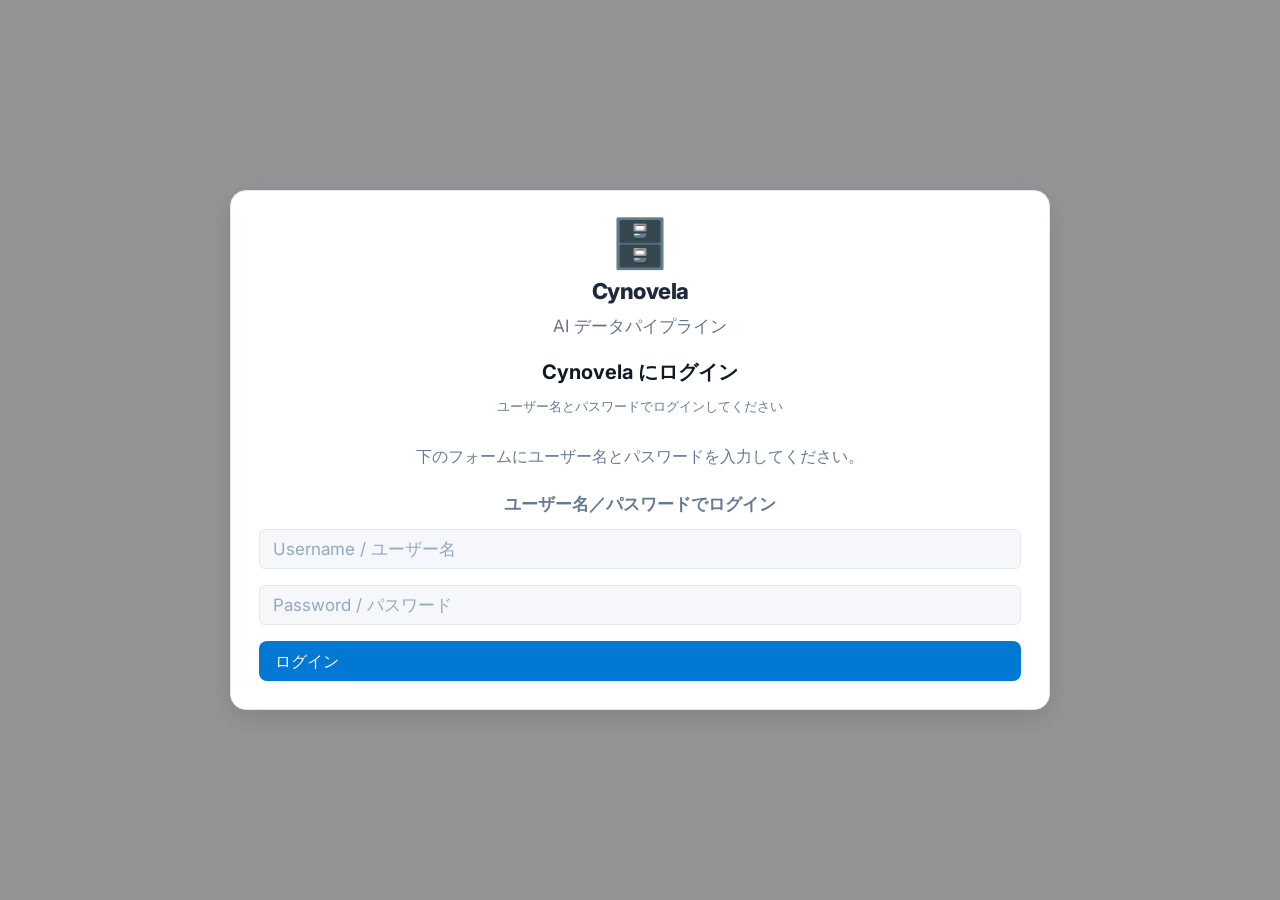
<file: frontend/index.html>
<!DOCTYPE html>
<html lang="ja" data-theme="light">
<head>
<meta charset="UTF-8">
<meta name="viewport" content="width=device-width, initial-scale=1.0">
<title>Cynovela — AI Data Pipeline</title>
<link rel="preconnect" href="https://fonts.googleapis.com">
<link href="https://fonts.googleapis.com/css2?family=Inter:wght@400;500;600;700;800&display=swap" rel="stylesheet">
<link rel="stylesheet" href="/frontend/style.css?v=dd0115-20260815">
<!-- P2 §1/§6 (Hotfix-1): Chart.js + plugins をローカル vendor ディレクトリから配信 -->
<script src="/static/vendor/chart.umd.min.js"></script>
<script src="/static/vendor/chartjs-plugin-annotation.min.js"></script>
<script src="/static/vendor/chartjs-plugin-datalabels.min.js"></script>
<style>
/* ===== i18n CSS Class Switching (P1 §3) =====
   2026-05-04: 最小4+4ルールのみ。プレフィックスなしの display 指定は除去。
   <body class="lang-ja"> または <body class="lang-en"> のいずれか必須
   (setLang() が動的に切替。HTML 既定値で初期 FOUC 防止)。 */
body.lang-en .ja       { display: none !important; }
body.lang-en .ja-block { display: none !important; }
body.lang-ja .en       { display: none !important; }
body.lang-ja .en-block { display: none !important; }

/* P1 §5-5: RAG Chat 全画面モード */
.page-chat.chat-fullscreen-mode {
  position: fixed !important;
  top: 0; left: 0; right: 0; bottom: 0;
  z-index: 9999;
  background: #fff;
}

/* Hotfix-4: Policy matrix collapsed-by-default */
.policy-matrix-section { margin: 14px 0; }
.policy-matrix-summary {
  cursor: pointer;
  padding: 10px 14px;
  font-weight: 600;
  font-size: 15px;
  list-style: none;
  display: flex;
  align-items: center;
  gap: 8px;
  border-radius: 8px;
  background: #f8fafc;
  border: 1px solid #e2e8f0;
}
.policy-matrix-summary::-webkit-details-marker { display: none; }
.policy-matrix-summary::before {
  content: '▶';
  display: inline-block;
  font-size:16px;
  color: #94a3b8;
  transition: transform 0.15s;
}
.policy-matrix-section[open] .policy-matrix-summary::before { transform: rotate(90deg); }
.policy-matrix-section[open] .policy-matrix-summary {
  border-bottom-left-radius: 0;
  border-bottom-right-radius: 0;
}
.policy-matrix-section[open] #policy-matrix-host {
  border: 1px solid #e2e8f0;
  border-top: none;
  border-bottom-left-radius: 8px;
  border-bottom-right-radius: 8px;
  padding: 12px;
  background: #fff;
}
.summary-hint {
  font-size:16px;
  color: #94a3b8;
  font-weight: 400;
  margin-left: auto;
}

/* R2: popup-mode CSS は削除済み (chat-popup ルート廃止により不要) */

/* UX-3: WS / Collection / Publish / RAG Chat flow guide (collapsible) */
.ws-flow-guide {
  margin: 8px 8px 12px 8px;
  border: none;
}
.ws-flow-summary {
  cursor: pointer;
  padding: 6px 10px;
  font-size:17px;
  font-weight: 600;
  color: #64748b;
  list-style: none;
  display: flex;
  align-items: center;
  gap: 6px;
  border-radius: 6px;
  background: #f8fafc;
  border: 1px solid #e2e8f0;
}
.ws-flow-summary::-webkit-details-marker { display: none; }
.ws-flow-summary::after {
  content: '▶';
  margin-left: auto;
  font-size:16px;
  color: #94a3b8;
  transition: transform 0.15s;
}
.ws-flow-guide[open] .ws-flow-summary::after { transform: rotate(90deg); }
.ws-flow-summary:hover { background: #e2e8f0; }
.ws-flow-steps {
  margin-top: 4px;
  padding: 6px 8px;
  background: #f8fafc;
  border: 1px solid #e2e8f0;
  border-radius: 6px;
}
.ws-flow-guide .flow-step {
  display: flex; align-items: center; gap: 8px;
  padding: 5px 6px; border-radius: 6px; cursor: pointer;
  transition: background 0.1s, border-color 0.1s;
  border: 1px solid transparent;
}
.ws-flow-guide .flow-step:hover { background: #e2e8f0; }
.ws-flow-guide .flow-step.step-active {
  background: #eff6ff; border-color: #bfdbfe;
}
.ws-flow-guide .step-icon { font-size: 16px; flex-shrink: 0; }
.ws-flow-guide .step-text { display: flex; flex-direction: column; min-width: 0; }
.ws-flow-guide .step-title {
  font-weight: 600; font-size:17px; color: #1a2332; line-height: 1.2;
}
.ws-flow-guide .step-desc {
  font-size:16px; color: #64748b; line-height: 1.3;
}
.ws-flow-guide .flow-arrow {
  text-align: center; color: #94a3b8; font-size:16px;
  padding: 0; margin-left: 22px;
}

/* UX-2: Header user display + role badge */
.user-display {
  display: inline-flex; align-items: center; gap: 6px;
  font-size:17px; padding: 0; background: transparent; border: none;
}
.user-display .user-name {
  font-weight: 600; color: #1a2332;
}
.user-display .user-role {
  padding: 2px 8px; border-radius: 10px; font-size:16px;
  font-weight: 600; line-height: 1.4;
}
.role-admin  { background: #fef3c7; color: #d97706; }
.role-viewer { background: #f0fdf4; color: #16a34a; }

/* P5 Block 1: Version Compare panes */
.compare-pane {
  border-radius: 8px; border: 2px solid #e2e8f0; overflow: hidden;
}
.pane-a { border-color: #6366f1; }
.pane-b { border-color: #16a34a; }
.pane-header {
  padding: 6px 12px; font-weight: 700; font-size:16px;
}
.pane-a .pane-header { background: #eef2ff; color: #6366f1; }
.pane-b .pane-header { background: #f0fdf4; color: #16a34a; }
.compare-answer  { padding: 10px 12px; font-size:17px; min-height: 80px; line-height: 1.6; }
.compare-sources { padding: 6px 12px; border-top: 1px solid #f1f5f9; display: flex; gap: 6px; flex-wrap: wrap; }
.compare-sources .source-chip {
  display: inline-flex; align-items: center; gap: 4px;
  background: #fff; border: 1px solid #cbd5e1; border-radius: 4px;
  padding: 2px 8px; font-size:16px;
}
.compare-loading {
  text-align: center; padding: 20px; color: #94a3b8; font-size:17px;
}

/* P5 Block 3: Handoff banner (chat top) */
.handoff-banner {
  background: #fff7ed; border: 1px solid #fdba74; border-radius: 8px;
  padding: 10px 14px; margin: 8px 16px; font-size:17px; color: #9a3412;
}
.handoff-banner strong { color: #7c2d12; }
.handoff-banner .handoff-summary {
  margin: 6px 0; color: #78350f; font-size:17px; line-height: 1.5;
}
.handoff-banner .handoff-actions { display: flex; gap: 6px; }

/* P4 Block 4: Alert banner */
.alert-banner-container { position: sticky; top: 0; z-index: 50; }
.alert-banner {
  display: flex; align-items: center; gap: 8px;
  padding: 8px 16px; font-size:17px; font-weight: 500;
}
.alert-red    { background: #fef2f2; color: #dc2626; border-bottom: 1px solid #fecaca; }
.alert-yellow { background: #fffbeb; color: #d97706; border-bottom: 1px solid #fde68a; }
.alert-blue   { background: #eff6ff; color: #2563eb; border-bottom: 1px solid #bfdbfe; }
.alert-dismiss {
  margin-left: auto; background: none; border: none;
  cursor: pointer; font-size: 16px; opacity: 0.6;
  color: inherit;
}
.alert-dismiss:hover { opacity: 1; }

/* P3 §4 §5: Dashboard tab (Performance / RAG Quality) collapsible */
.dashboard-tab { background:#fff; border:1px solid #e2e8f0; border-radius:10px; padding:10px 14px; }
.dashboard-tab-summary {
  cursor: pointer; font-weight: 700; font-size:18px; color: #1e293b;
  list-style: none; display: flex; align-items: center; gap: 8px;
}
.dashboard-tab-summary::-webkit-details-marker { display: none; }
.dashboard-tab-summary::before {
  content: '▶'; font-size:16px; color: #94a3b8; transition: transform 0.15s;
}
.dashboard-tab[open] .dashboard-tab-summary::before { transform: rotate(90deg); }

/* P3 §4: Disk grid */
.disk-grid {
  display: grid; grid-template-columns: repeat(auto-fit, minmax(140px, 1fr));
  gap: 8px; margin-top: 6px;
}
.disk-item {
  background: #f8fafc; border: 1px solid #e2e8f0; border-radius: 6px;
  padding: 8px 10px; display: flex; flex-direction: column; gap: 2px;
  font-size:16px; color: #64748b;
}
.disk-item strong { font-size: 16px; color: #1e293b; }
.sovereignty-card .sovereignty-value {
  font-size:18px; padding: 6px 0;
}
.sovereignty-card .sovereignty-value strong { color: #16a34a; margin-left: 6px; }
.sovereignty-badge {
  display: inline-block; padding: 4px 10px; border-radius: 12px;
  background: #dcfce7; color: #166534; font-size:17px; font-weight: 600;
  margin-top: 4px;
}

/* P2 §6: Cost verdict block */
.cost-verdict {
  padding: 8px 12px; border-radius: 6px; font-size:18px; font-weight: 600;
  margin: 6px 0 10px 0;
}
.cost-verdict.cost-local { background: #dcfce7; color: #166534; border: 1px solid #86efac; }
.cost-verdict.cost-cloud { background: #dbeafe; color: #1e40af; border: 1px solid #93c5fd; }

/* P2 §5: My Dashboard area */
.my-dashboard-area {
  background: #fff7ed; border: 1px solid #fdba74; border-radius: 10px;
  padding: 10px 14px; margin-bottom: 14px;
}
.my-dashboard-header {
  font-weight: 700; color: #9a3412; font-size:18px; margin-bottom: 8px;
}
.pinned-clone { margin-bottom: 8px; box-shadow: 0 1px 4px rgba(0,0,0,0.05); }

/* P2 §1-§5: Widget card / pin button */
.widget-card { position: relative; }
.widget-card .widget-header {
  display: flex; align-items: center; gap: 8px;
  font-weight: 700; color: #1e293b; font-size:18px;
  margin-bottom: 8px;
}
.widget-card .pin-btn {
  margin-left: auto; background: transparent; border: none;
  font-size: 16px; cursor: pointer; opacity: 0.55;
  padding: 0 4px; line-height: 1;
}
.widget-card .pin-btn:hover { opacity: 1; }

/* P2 §3: Pipeline health */
.health-grid {
  display: grid; grid-template-columns: repeat(auto-fit, minmax(180px, 1fr));
  gap: 8px;
}
.health-cell {
  display: flex; align-items: center; gap: 8px;
  padding: 8px 10px; background: #f8fafc;
  border: 1px solid #e2e8f0; border-radius: 6px;
  font-size:17px;
}
.health-indicator {
  display: inline-block; width: 10px; height: 10px; border-radius: 50%;
  background: #94a3b8; flex-shrink: 0;
}
.health-indicator.health-ok      { background: #16a34a; box-shadow: 0 0 0 3px rgba(22,163,74,0.18); }
.health-indicator.health-warn    { background: #e97316; box-shadow: 0 0 0 3px rgba(233,115,22,0.18); }
.health-indicator.health-error   { background: #dc2626; box-shadow: 0 0 0 3px rgba(220,38,38,0.18); }
.health-indicator.health-pending { background: #94a3b8; }

/* P2 §2: Audit log summary */
.audit-summary-row {
  display: flex; align-items: center; gap: 8px;
  padding: 6px 4px; border-bottom: 1px solid #f1f5f9; font-size:17px;
}
.audit-summary-row:last-child { border-bottom: none; }
.audit-summary-row .audit-icon { width: 22px; flex-shrink: 0; text-align: center; }
.audit-summary-row .audit-text { flex: 1; min-width: 0; color: #334155; }
.audit-summary-row .audit-text strong { color: #1e293b; }
.audit-summary-row .audit-time { color: #94a3b8; font-size:16px; flex-shrink: 0; }
.audit-summary-empty {
  padding: 10px; color: #94a3b8; font-size:17px; text-align: center;
}

/* P2 §4: Auto-sync inline toggle */
.sync-row.sync-enabled {
  background-color: #f0fdf4;
  border-left: 3px solid #16a34a;
}
.toggle-switch {
  position: relative; display: inline-block; width: 38px; height: 20px;
  vertical-align: middle;
}
.toggle-switch input { opacity: 0; width: 0; height: 0; }
.toggle-slider {
  position: absolute; cursor: pointer;
  top: 0; left: 0; right: 0; bottom: 0;
  background: #cbd5e1; border-radius: 20px;
  transition: 0.2s;
}
.toggle-slider::before {
  position: absolute; content: ""; height: 14px; width: 14px;
  left: 3px; bottom: 3px; background: #fff; border-radius: 50%;
  transition: 0.2s;
}
.toggle-switch input:checked + .toggle-slider { background: #16a34a; }
.toggle-switch input:checked + .toggle-slider::before { transform: translateX(18px); }

/* P1 §10: Scope widget */
.scope-widget {
  background: #f8fafc; border: 1px solid #cbd5e1; border-radius: 8px;
  padding: 6px 14px; margin-bottom: 14px; font-size:17px;
}
.scope-widget > summary {
  cursor: pointer; font-weight: 600; color: #1e293b; padding: 4px 0;
  list-style: revert;
}
.scope-widget > summary:hover { color: #2563eb; }
.scope-content { padding: 6px 0 8px 0; }
.scope-table { width: 100%; border-collapse: collapse; font-size:17px; }
.scope-table td {
  padding: 6px 10px; border-top: 1px solid #e2e8f0; vertical-align: top;
}
.scope-table td:first-child { color: #64748b; width: 38%; }

/* P1 §8: Demo scenarios bar */
.demo-scenarios {
  display: flex; gap: 8px; align-items: center; flex-wrap: wrap;
  background: #fff7ed; border: 1px solid #fdba74; border-radius: 6px;
  padding: 8px 12px; margin-bottom: 12px; font-size:17px;
}
.demo-scenarios .demo-label { font-weight: 600; color: #9a3412; }
.demo-scenarios .demo-btn { background: #fff; border: 1px solid #fdba74; color: #9a3412; }
.demo-scenarios .demo-btn:hover { background: #ffedd5; }

/* P1 §7 / Bugfix-3,6: Compliance checklist (collapsed-by-default) */
.compliance-widget {
  background: #f8fafc; border: 1px solid #e2e8f0; border-radius: 8px;
  padding: 6px 10px; margin-bottom: 14px; font-size:17px;
}
.compliance-widget .compliance-collapsible > summary {
  cursor: pointer; list-style: none;
  display: flex; align-items: center; gap: 6px;
  padding: 4px 0; font-weight: 600; color: #1e293b;
}
.compliance-widget .compliance-collapsible > summary::-webkit-details-marker { display: none; }
.compliance-widget .compliance-collapsible > summary::before {
  content: '▶'; font-size:16px; color: #94a3b8; transition: transform 0.15s;
}
.compliance-widget .compliance-collapsible[open] > summary::before { transform: rotate(90deg); }
.compliance-widget .compliance-hint { color: #94a3b8; font-weight: 400; font-size:16px; }
.compliance-items { list-style: none; padding-left: 18px; margin: 6px 0 0 0; }
.compliance-items li {
  padding: 3px 0; display: flex; gap: 8px; align-items: center;
  line-height: 1.45;
}
.compliance-items .compliance-icon { width: 18px; flex-shrink: 0; text-align: center; }
.compliance-items .compliance-text { flex: 1; }
.compliance-items li.compliance-ok { color: #166534; }
.compliance-items li.compliance-warn { color: #92400e; }

/* P1 §5-9: 質問テンプレート (カテゴリ分けアコーディオン) */
.chat-templates .tpl-cat {
  display: block; margin-bottom: 4px;
}
.chat-templates .tpl-cat-summary {
  cursor: pointer; font-size:17px; font-weight: 600; color: #475569;
  padding: 2px 6px; border-radius: 3px; user-select: none;
}
.chat-templates .tpl-cat-summary:hover { background: #f1f5f9; }
.chat-templates .tpl-cat-items {
  display: flex; flex-wrap: wrap; gap: 4px; padding: 4px 0 4px 14px;
}

/* P1 §5-6: Code block toolbar */
.code-toolbar {
  position: absolute; top: 4px; right: 4px;
  display: flex; gap: 4px; align-items: center;
  font-size:16px; line-height: 1; opacity: 0.85;
}
.code-toolbar .code-lang {
  background: rgba(15, 23, 42, 0.55); color: #e2e8f0;
  padding: 2px 6px; border-radius: 3px; font-family: monospace;
}
.code-toolbar button {
  background: rgba(15, 23, 42, 0.7); color: #e2e8f0;
  border: 1px solid rgba(148, 163, 184, 0.4); border-radius: 3px;
  padding: 2px 8px; cursor: pointer; font-size:16px;
}
.code-toolbar button:hover { background: rgba(15, 23, 42, 0.9); }

/* Language switcher button */
.lang-switcher { display: inline-flex; gap: 2px; align-items: center; margin-left: 8px; }
.lang-switcher .lang-btn {
  background: transparent; border: 1px solid #cbd5e1; border-radius: 4px;
  padding: 2px 6px; font-size:18px; cursor: pointer; line-height: 1.0;
  filter: grayscale(0.5);
}
.lang-switcher .lang-btn:hover { background: #eff6ff; filter: none; }
.lang-switcher .lang-btn.active-lang { background: #dbeafe; filter: none; border-color: #3b82f6; }

/* BETA-pagination: 共通ページャ */
.pager-bar{display:flex;align-items:center;justify-content:space-between;
  padding:8px 4px;gap:8px;flex-wrap:wrap;margin:8px 0}
.pager-info{font-size:13px;color:#64748b}
.pager-controls{display:flex;align-items:center;gap:4px;flex-wrap:wrap}
.pager-btn,.pager-num{padding:4px 10px;border-radius:6px;border:1px solid #e2e8f0;
  background:#fff;cursor:pointer;font-size:13px;font-family:inherit}
.pager-num.active{background:#1e293b;color:#fff;border-color:#1e293b}
.pager-btn:disabled{opacity:.35;cursor:not-allowed}
.pager-limit-sel{padding:4px 6px;border-radius:6px;border:1px solid #e2e8f0;font-size:13px}
.pager-ellipsis{padding:0 4px;color:#64748b;font-size:13px}

/* APIキー入力欄 マスク表示・変更ロック */
.apikey-wrap{display:flex;align-items:center;gap:6px}
.apikey-wrap .form-input{flex:1}
.apikey-masked{color:#64748b;letter-spacing:0.15em;background:#f1f5f9}
.apikey-change-btn{white-space:nowrap;padding:6px 12px;font-size:13px}

/* F1-3: テーブル横スクロール */
.table-wrap          { overflow-x: auto; }
#col-list            { overflow-x: auto; }
#catalog-table-host  { overflow-x: auto; }
#pii-detection-list  { overflow-x: auto; }

/* F1-4: ダッシュボード数値フォントサイズ */
.card-value-lg {
  font-size: 42px;
  font-weight: 700;
  line-height: 1.1;
  color: var(--text-1, #1a2332);
}

/* F1-5: WSモーダル */
#ws-detail-panel.ws-detail-modal {
  position: fixed;
  top: 50%;
  left: 50%;
  transform: translate(-50%, -50%);
  z-index: 1000;
  max-width: 860px;
  width: 90vw;
  max-height: 80vh;
  overflow-y: auto;
  background: #fff;
  border-radius: 12px;
  box-shadow: 0 8px 32px rgba(0,0,0,0.18);
  padding: 20px 24px;
}
/* fix-s3-2: 構造化回答モード選択ボタン */
.answer-mode-btn {
  font-size: 11px;
  padding: 3px 8px;
  border: 1px solid #cbd5e1;
  background: #f8fafc;
  color: #475569;
  border-radius: 4px;
  cursor: pointer;
  white-space: nowrap;
}
.answer-mode-btn:hover { background: #e2e8f0; }
.answer-mode-btn.active {
  background: #2563eb;
  color: #fff;
  border-color: #2563eb;
}
</style>
</head>
<body class="lang-ja">

<!-- GUI修正4: 全幅バナーは廃止。代わりに #topbar 右端に小さな #mode-badge を表示する -->


<!-- ── Login Modal ── -->
<div id="login-modal" class="modal-overlay active">
  <div class="modal login-modal">
    <div class="login-logo" style="text-align:center;margin-bottom:14px;">
      <div style="font-size:48px;line-height:1;margin-bottom:6px;">🗄️</div>
      <div style="font-size:22px;font-weight:800;color:#1e293b;letter-spacing:-0.5px;">Cynovela</div>
      <div style="font-size:17px;color:#64748b;margin-top:2px;">
        <span class="en">AI Data Pipeline</span><span class="ja">AI データパイプライン</span>
      </div>
    </div>
    <h2><span class="en">Sign in to Cynovela</span><span class="ja">Cynovela にログイン</span></h2>
    <p id="login-sub" class="login-sub">
      <span class="en">Select a user</span><span class="ja">ユーザーを選択してください</span>
    </p>
    <div id="login-users" class="user-cards"></div>
    <!-- allinone Phase D #1: 折りたたみ(<details>/<summary>)を撤去し、ログインフォームを常時表示にする -->
    <div id="login-form-details" style="margin-top:14px">
      <div style="font-size:17px;color:var(--text-3);margin-bottom:6px;font-weight:600">
        <span class="en">Sign in with username / password</span><span class="ja">ユーザー名／パスワードでログイン</span>
      </div>
      <div class="form-group" style="margin-top:10px">
        <input id="login-username" class="form-input" type="text" placeholder="Username / ユーザー名" autocomplete="username">
      </div>
      <div class="form-group">
        <input id="login-password" class="form-input" type="password" placeholder="Password / パスワード" autocomplete="current-password" onkeydown="if(event.key==='Enter')doLoginByPassword()">
      </div>
      <button class="btn btn-primary" style="width:100%" onclick="doLoginByPassword()">
        <span class="en">Login</span><span class="ja">ログイン</span>
      </button>
      <div id="login-error" style="color:var(--error);font-size:17px;margin-top:8px;display:none"></div>
    </div>
  </div>
</div>

<!-- ── Prereq Modal ── -->
<div id="prereq-modal" class="modal-overlay">
  <div class="modal prereq-modal">
    <div class="prereq-icon">⚠️</div>
    <h3 id="prereq-title">
      <span class="en">Prerequisites not met</span><span class="ja">前提条件が揃っていません</span>
    </h3>
    <p id="prereq-message"></p>
    <div class="prereq-actions">
      <button id="prereq-navigate" class="btn btn-primary"></button>
      <button onclick="closePrereqModal()" class="btn btn-secondary">
        <span class="en">Close</span><span class="ja">閉じる</span>
      </button>
    </div>
  </div>
</div>

<!-- ── Confirm Modal ── -->
<div id="confirm-modal" class="modal-overlay">
  <div class="modal confirm-modal">
    <div class="confirm-icon" id="confirm-icon">⚠️</div>
    <h3 id="confirm-title"></h3>
    <p id="confirm-message"></p>
    <div class="confirm-actions">
      <button id="confirm-ok" class="btn btn-primary">OK</button>
      <button id="confirm-cancel" class="btn btn-secondary" onclick="closeConfirmModal()"><span class="en">Cancel</span><span class="ja">キャンセル</span></button>
    </div>
  </div>
</div>

<!-- ── Generic Form Modal ── -->
<div id="form-modal" class="modal-overlay">
  <div class="modal form-modal">
    <div class="modal-header">
      <h3 id="form-modal-title"></h3>
      <button class="modal-close" onclick="closeFormModal()">✕</button>
    </div>
    <div id="form-modal-body"></div>
    <div class="modal-footer">
      <button id="form-modal-submit" class="btn btn-primary"></button>
      <button class="btn btn-secondary" onclick="closeFormModal()"><span class="en">Cancel</span><span class="ja">キャンセル</span></button>
    </div>
  </div>
</div>

<!-- ── File Preview Modal ── -->
<div id="preview-modal" class="modal-overlay">
  <div class="modal preview-modal">
    <div class="modal-header">
      <h3 id="preview-title"><span class="en">File Preview</span><span class="ja">ファイルプレビュー</span></h3>
      <button class="modal-close" onclick="closePreviewModal()">✕</button>
    </div>
    <div id="preview-categories" class="preview-categories"></div>
    <pre id="preview-content" class="preview-content"></pre>
  </div>
</div>

<!-- ── App Shell ── -->
<div id="app-shell" style="display:none">

  <!-- Header -->
  <header id="topbar" class="topbar">
    <div class="logo">
      <div class="logo-icon">📊</div>
      <span class="logo-text">Cyno<span class="logo-dot">vela</span></span>
    </div>
    <div class="topbar-div"></div>
    <span class="topbar-subtitle">AI Data Pipeline</span>
    <div class="topbar-sep"></div>
    <!-- GUI修正4: --mock 起動時のみ表示される控えめなバッジ -->
    <span id="mode-badge" class="mode-badge" style="display:none;"></span>
    <div id="user-info" class="role-pill"></div>
    <!-- P1 §3: 言語切り替えボタン (英語デフォルト) -->
    <div class="lang-switcher">
      <button onclick="setLang('en')" id="btn-lang-en"
              title="Switch to English" class="lang-btn active-lang">🇺🇸</button>
      <button onclick="setLang('ja')" id="btn-lang-ja"
              title="Switch to Japanese / 日本語に切り替え" class="lang-btn">🇯🇵</button>
    </div>
    <!-- Hotfix-3: About / Scope & Limitations -->
    <button class="btn btn-ghost btn-sm" onclick="showAboutModal()" title="About Cynovela / Cynovela について">ℹ️</button>
    <button class="btn btn-ghost btn-sm" id="btn-lock-screen" onclick="window._showLockScreen()" title="画面をロック / Lock screen">🔒</button>
    <button class="btn btn-ghost btn-sm" onclick="doLogout()" title="Logout / ログアウト">🚪</button>
  </header>

  <!-- P4 Block 4: Alert banners (sticky, 60s polling) -->
  <div id="alert-banner-container" class="alert-banner-container"></div>

  <!-- Hotfix-3: About / Scope & Limitations modal -->
  <div id="about-modal" class="modal-overlay" onclick="if(event.target===this)closeAboutModal()">
    <div class="modal" style="max-width:540px;">
      <h3 style="margin:0 0 10px 0;display:flex;align-items:center;gap:8px;">
        <span>📊 Cynovela</span>
        <button class="modal-close" onclick="closeAboutModal()" style="margin-left:auto;">✕</button>
      </h3>
      <div style="font-size:17px;color:#475569;line-height:1.6;margin-bottom:14px;">
        <span class="en">An on-premise RAG pipeline for internal documents — built for governance, observability, and education.</span><span class="ja">社内ドキュメントを対象としたオンプレ RAG パイプライン。ガバナンス・可観測性・教育を目的としたツールです。</span>
      </div>
      <div class="about-scope-section">
        <h4 style="margin:0 0 8px 0;font-size:18px;">
          <span class="en">ℹ️ Scope &amp; Limitations</span><span class="ja">ℹ️ 適用範囲と制限</span>
        </h4>
        <table class="scope-table">
          <tr>
            <td><span class="en">Intended use</span><span class="ja">用途</span></td>
            <td><strong>PoC / Demo / Education</strong></td>
          </tr>
          <tr>
            <td><span class="en">Recommended scale</span><span class="ja">想定規模</span></td>
            <td><span class="en">Up to ~5,000 docs, ~10 users</span><span class="ja">〜5,000 件 / 〜10 ユーザー</span></td>
          </tr>
          <tr>
            <td><span class="en">Vector store</span><span class="ja">ベクターストア</span></td>
            <td>ChromaDB (local)</td>
          </tr>
        </table>
      </div>
      <div style="text-align:right;margin-top:14px;">
        <button class="btn btn-primary" onclick="closeAboutModal()">
          <span class="en">Close</span><span class="ja">閉じる</span>
        </button>
      </div>
    </div>
  </div>

  <div id="layout">
    <!-- Sidebar -->
    <nav id="sidebar">
      <!-- UX-3: WS/Collection/Publish/Chat フローガイド (default 折りたたみ) -->
      <details class="ws-flow-guide" id="ws-flow-guide">
        <summary class="ws-flow-summary">
          🗺️
          <span class="en">How it works</span><span class="ja">使い方の流れ</span>
        </summary>
        <div class="ws-flow-steps">
          <div class="flow-step" data-page="workspaces" onclick="navigate('workspaces')">
            <span class="step-icon">🏢</span>
            <div class="step-text">
              <span class="step-title"><span class="en">Workspace</span><span class="ja">ワークスペース</span></span>
              <span class="step-desc"><span class="en">Access boundary &amp; policy scope</span><span class="ja">アクセス境界・ポリシー適用単位</span></span>
            </div>
          </div>
          <div class="flow-arrow">▼</div>
          <div class="flow-step" data-page="collections" onclick="navigate('collections')">
            <span class="step-icon">📁</span>
            <div class="step-text">
              <span class="step-title"><span class="en">Collection</span><span class="ja">コレクション</span></span>
              <span class="step-desc"><span class="en">Document bundle by topic</span><span class="ja">トピック別ドキュメント束</span></span>
            </div>
          </div>
          <div class="flow-arrow">▼</div>
          <div class="flow-step" data-flow-key="publish" onclick="navigate('collections')">
            <span class="step-icon">📤</span>
            <div class="step-text">
              <span class="step-title"><span class="en">Publish</span><span class="ja">公開</span></span>
              <span class="step-desc"><span class="en">Vectorize → searchable</span><span class="ja">ベクトル化 → 検索可能に</span></span>
            </div>
          </div>
          <div class="flow-arrow">▼</div>
          <div class="flow-step" data-page="chat" onclick="navigate('chat')">
            <span class="step-icon">💬</span>
            <div class="step-text">
              <span class="step-title"><span class="en">RAG Chat</span><span class="ja">RAG Chat</span></span>
              <span class="step-desc"><span class="en">Ask questions on docs</span><span class="ja">公開済み文書に質問</span></span>
            </div>
          </div>
        </div>
      </details>
      <!-- F2-1: ナビゲーション再構成 -->
      <div class="sidebar-section">
        <a class="nav-item" data-page="overview" onclick="navigate('overview')">
          <span class="nav-icon">📊</span><span class="nav-label">Overview</span>
        </a>
      </div>
      <div class="sidebar-sep"></div>
      <div class="sidebar-section">
        <div class="sidebar-label"><span class="en">Data Management</span><span class="ja">データ管理</span></div>
        <a class="nav-item" data-page="sources" onclick="navigate('sources')">
          <span class="nav-icon">📁</span><span class="nav-label">Data Sources</span>
          <span class="nav-badge" id="badge-src"></span>
        </a>
        <a class="nav-item" data-page="workspaces" onclick="navigate('workspaces')">
          <span class="nav-icon">🏢</span><span class="nav-label">Workspaces</span>
          <span class="nav-badge" id="badge-ws"></span>
        </a>
        <a class="nav-item" data-page="catalog" onclick="navigate('catalog')">
          <span class="nav-icon">📂</span><span class="nav-label">Data Catalog</span>
        </a>
        <a class="nav-item" data-page="collections" onclick="navigate('collections')">
          <span class="nav-icon">📦</span><span class="nav-label">Collections</span>
          <span class="nav-badge" id="badge-col"></span>
        </a>
        <a class="nav-item" data-page="chat" onclick="navigate('chat')">
          <span class="nav-icon">💬</span><span class="nav-label">RAG Chat</span>
        </a>
      </div>
      <div class="sidebar-sep"></div>
      <!-- fix-mba-lmstudio-and-menu-20260618: 空の Governance 見出しを撤去（section ごと非表示）。
           guardrails 導線は Admin 節「ポリシー管理」に集約。data-page="guardrails" 要素は
           applyRoleRestrictions(state.js) の querySelector 対象のため DOM 保持。
           data-hide-for-viewer 撤去＋display:none で全ロール非表示（admin で復活しない）。 -->
      <div class="sidebar-section" style="display:none">
        <a class="nav-item" data-page="guardrails" onclick="navigate('guardrails')" style="display:none">
          <span class="nav-icon">🛡️</span><span class="nav-label">Guardrails</span>
        </a>
      </div>
      <div class="sidebar-section">
        <div class="sidebar-label"><span class="en">Admin</span><span class="ja">管理</span></div>
        <a class="nav-item" data-page="audit" onclick="navigate('audit')">
          <span class="nav-icon">📋</span><span class="nav-label"><span class="en">Audit Log</span><span class="ja">監査ログ</span></span>
        </a>
        <a class="nav-item" data-page="settings" onclick="navigate('settings')">
          <span class="nav-icon">⚙️</span><span class="nav-label">Settings</span>
        </a>
        <!-- holocron-finish 2-1: ポリシー管理を 管理(Admin) セクションから到達可能化（設計=Settings/Admin へ移設）。
             独立ガードレールタブ（Governance 節・display:none）は廃止のまま維持。管理セクションは viewer 非表示のため本項も admin 限定。
             data-page を付けない → applyRoleRestrictions の guardrails 強制非表示（querySelector 単一・最初の Governance 節要素のみ）に巻き込まれない。 -->
        <a class="nav-item" id="nav-admin-policy" onclick="navigate('guardrails')" title="ガードレール / ポリシー管理">
          <span class="nav-icon">🛡️</span><span class="nav-label"><span class="en">Policies</span><span class="ja">ポリシー管理</span></span>
        </a>
      </div>
    </nav>

    <!-- 2026-05-04: サイドバードラッグハンドル (mousedown でリサイズ開始) -->
    <div id="sidebar-resizer" title="Drag to resize / ドラッグで幅を変更"></div>

    <!-- Main Content -->
    <main id="main">

      <!-- Overview -->
      <div id="page-overview" class="page">
        <div class="page-header">
          <div><span class="page-header-icon">📊</span></div>
          <div>
            <div class="page-title">
              <span class="en">Dashboard</span><span class="ja">ダッシュボード</span>
              <button class="help-btn" onclick="showHelp('overview')">?<span class="help-pop"></span></button>
            </div>
            <div class="page-subtitle">Cynovela AI Data Pipeline —
              <span class="en">overall status</span><span class="ja">全体概況</span>
            </div>
          </div>
        </div>

        <div id="sovereignty-banner" style="display:none;align-items:center;gap:12px;padding:10px 16px;background:#f0fdf4;border:2px solid #22c55e;border-radius:8px;margin-bottom:8px;flex-wrap:wrap;">
          <span style="font-size:20px;">🛡️</span>
          <div>
            <div style="font-size:13px;font-weight:500;color:#166534;"><span class="en">Data sovereignty protected — 0 bytes sent externally</span><span class="ja">データ主権保護中 — 外部送信 0 bytes</span></div>
            <div style="font-size:11px;color:#166534;opacity:.8;"><span class="en">All inference and vector search run entirely within the local environment.</span><span class="ja">すべての推論・ベクトル検索がローカル環境内で完結しています</span></div>
          </div>
          <div style="margin-left:auto;text-align:right;">
            <div id="sovereignty-provider" style="font-size:13px;font-weight:500;color:#166534;">✅ Local Only</div>
            <div id="sovereignty-model" style="font-size:11px;color:#166534;opacity:.8;">—</div>
          </div>
        </div>

        <!-- P2 §5: My Dashboard area (ピン留めウィジェットのクローン置場) -->
        <div id="my-dashboard" class="my-dashboard-area" style="display:none">
          <div class="my-dashboard-header">
            <span class="en">📌 My Dashboard</span><span class="ja">📌 マイダッシュボード</span>
          </div>
          <!-- ピン留めされたウィジェットのクローンが JS で挿入される -->
        </div>

        <!-- Hotfix-3: Scope & Limitations は About モーダルへ移動済み (Overview から除去) -->

        <!-- PHASE UI-6: クイックスタートボタン -->
        <div style="display:flex;justify-content:flex-end;align-items:center;gap:8px;margin-bottom:4px;">
          <button class="btn btn-primary" data-role-min="admin" onclick="openQuickStartModal()"
                  style="padding:10px 18px;font-size:18px;font-weight:600;
                         background:linear-gradient(135deg,#2563eb,#7c3aed);
                         border:none;color:#fff;border-radius:8px;cursor:pointer;
                         box-shadow:0 2px 6px rgba(37,99,235,0.25);">
            ⚡ <span class="en">Quick Start</span><span class="ja">クイックスタート</span>
          </button>
          <!-- latestlog-dualbtn-20260627: 起動ボタンの右に「最新ログ」常設入口(一本で両対応)。
               走行中(同一ブラウザ判定)なら進捗・ログへ再アタッチ、非走行なら直近1件の完了記録を再表示(来歴一覧ではない)。
               出どころ= IngestViz.showLatestOrReattach() → 走行中: reattachLive()(既存 /api/jobs ポーリング再利用) /
               非走行: showLatest() → localStorage(cynovela_ingest_history) 先頭。非admin含む全ユーザー可・フロント完結。 -->
          <button class="btn btn-sm" onclick="IngestViz.showLatestOrReattach()"
                  style="padding:8px 14px;font-size:14px;border-radius:8px;cursor:pointer;"
                  title="Show the most recent ingest log / 直近の取り込みログを表示">
            🧾 <span class="en">Latest log</span><span class="ja">最新ログ</span>
          </button>
        </div>
        <!-- GUI修正8 #05: ダッシュボード v2 -->
        <!-- F1-2: System Readiness Bar（「デモ準備完了」バナー）は削除 -->
        <!-- 5-2: AI Readiness Score（新ダッシュボード Row1 カード1 に統合のため非表示） -->
        <div id="ai-readiness-host" style="display:none"></div>
        <!-- 5-3: Cynovela 4 コンポーネントカード（新ダッシュボード Row1 統合のため非表示） -->
        <div id="pipeline-components" style="display:none"></div>
        <!-- 5-4: 統計タイル4個（新ダッシュボード Row2 統合のため非表示） -->
        <div id="stats-grid" class="stat-grid" style="display:none"></div>

        <!-- ===== allinone F1: A6 Trust Console（iframe で隔離・F2 で実データ配線） ===== -->
        <!-- 旧 dashboard-row1/2/3・category/query/model host は A6 console へ統合。
             既存 renderer は null-safe(if(!host)return) のため非表示で残しても無害。切断検出のため ID は保持。 -->
        <div id="dashboard-row1" style="display:none"></div>
        <div id="dashboard-row2" style="display:none"></div>
        <div id="dashboard-row3" style="display:none">
          <div id="category-bar-host"></div><div id="query-trend-host"></div><div id="model-usage-host"></div>
        </div>
        <iframe id="a6-frame" src="/frontend/a6-console.html" title="Cynovela Trust Console"
                style="width:100%;border:0;display:block;min-height:1480px;overflow:hidden;background:transparent;"
                scrolling="no"></iframe>
        <script>
        (function(){
          var fr=document.getElementById('a6-frame');
          // Phase G (allinone): コンプラPDF — /api/compliance/report(根拠記録+ガバナンス状態) を
          // token 付き fetch し別窓で開く（window.print() で PDF 保存）。
          window.__openCompliancePdf = async function(){
            try{
              var tok=(window.API&&API.token)||localStorage.getItem('cynovela_token')||'';
              var base=(window.API&&API.base)||'';
              var res=await fetch(base+'/api/compliance/report?days=30',{headers:tok?{'Authorization':'Bearer '+tok}:{}});
              if(!res.ok){alert('コンプライアンスレポート取得に失敗しました ('+res.status+')');return;}
              var html=await res.text();
              var w=window.open('','_blank');
              if(w){w.document.open();w.document.write(html);w.document.close();}
              else{var b=new Blob([html],{type:'text/html'});window.open(URL.createObjectURL(b),'_blank');}
            }catch(e){alert('レポート生成に失敗しました: '+(e&&e.message));}
          };
          window.addEventListener('message',function(e){
            var d=e.data||{}; if(!d.a6) return;
            if(d.a6==='height' && fr && d.h){ fr.style.height=(d.h+8)+'px'; }
            else if(d.a6==='exportPdf'){ window.__openCompliancePdf(); }
            else if(d.a6==='allCats'){ if(typeof navigate==='function')navigate('catalog'); }
            else if(d.a6==='nav' && d.page){ if(typeof navigate==='function')navigate(d.page); }
          });
          // F2 フック: renderOverview から window.__wireA6(summary,...) で iframe.contentWindow.A6.update(...) を呼ぶ
        })();
        </script>
        <!-- ===== A6 Trust Console END ===== -->

        <!-- 5-5: 自動同期セクション (2026-05-04: WS 詳細画面に移動。互換目的で host のみ残す) -->
        <div id="polling-status-card" style="display:none;"></div>

        <!-- UI-3: パイプラインヘルスは Overview から削除（情報過多のため）-->
        <div class="widget-card" id="pipeline-health-widget" style="display:none">
          <div id="pipeline-health-grid"></div>
        </div>

        <div class="dashboard-row" style="display:none">
          <!-- P2 §1: カテゴリ分布ドーナツ (既存の cat-bars と並列表示) — 新ダッシュボード Row3 に移行のため非表示 -->
          <div class="card widget-card" id="category-donut-widget">
            <div class="widget-header">
              <span class="en">📊 Category Distribution</span><span class="ja">📊 カテゴリ分布</span>
              <button class="pin-btn" onclick="togglePin('category-donut-widget')" title="Pin to top / 上部に固定">📍</button>
            </div>
            <div id="category-bar-chart" style="padding:8px 16px;"><!-- renderCategoryBarChart()で生成 --></div>
            <!-- 既存のバーグラフは折りたたみで残す -->
            <details style="margin-top:8px;">
              <summary style="cursor:pointer;font-size:16px;color:#64748b;">
                <span class="en">▸ Bar view (Classifier auto-tags)</span><span class="ja">▸ 棒グラフ表示（Classifier 自動分類）</span>
              </summary>
              <div id="cat-bars" style="margin-top:6px;"></div>
            </details>
          </div>
        </div>

        <!-- UI-3: 自己観測レポートUIは現在非表示 (Overview から導線なし・別画面への移動もしていない)。BE の /api/reports/* は API 利用向けに残置。 -->
        <details class="dashboard-tab" id="reports-tab" style="margin-top:14px;display:none;">
          <summary class="dashboard-tab-summary">
            <span class="en">📊 Self-Observation Reports</span><span class="ja">📊 自己観測レポート</span>
          </summary>
          <div class="tab-panel" style="margin-top:10px;display:flex;flex-direction:column;gap:10px;">
            <div class="report-warning"
                 style="background:#fef3c7;border:1px solid #fde68a;border-radius:6px;padding:8px 12px;font-size:17px;color:#78350f;">
              ⚠️
              <span class="en"><strong>Self-observation log:</strong> Reports are auto-generated by an LLM. Human review is recommended before relying on this content.</span><span class="ja"><strong>自己観察ログ:</strong> レポートは LLM による自動生成です。記載内容を信頼する前に必ず人間によるレビューを行ってください。</span>
            </div>
            <div class="report-actions" style="display:flex;gap:8px;flex-wrap:wrap;">
              <button class="btn btn-sm" onclick="generateReport('monthly')">
                <span class="en">📅 Monthly Summary</span><span class="ja">📅 月次サマリー</span>
              </button>
              <button class="btn btn-sm" onclick="generateReport('poc')">
                <span class="en">🔬 PoC Results</span><span class="ja">🔬 PoC 結果</span>
              </button>
              <button class="btn btn-sm" onclick="generateReport('technical')">
                <span class="en">⚙️ Technical Health</span><span class="ja">⚙️ 技術サマリー</span>
              </button>
            </div>
            <div id="report-output" class="widget-card" style="display:none;">
              <div class="report-toolbar" style="display:flex;gap:6px;justify-content:flex-end;margin-bottom:6px;">
                <button class="btn btn-sm btn-ghost" onclick="copyReport()">📋 Copy</button>
                <button class="btn btn-sm btn-ghost" onclick="downloadReport('md')">⬇ MD</button>
                <button class="btn btn-sm btn-ghost" onclick="downloadReport('txt')">⬇ TXT</button>
              </div>
              <div id="report-content" class="report-content"
                   style="font-size:17px;color:#1e293b;line-height:1.6;white-space:pre-wrap;"></div>
            </div>
            <div id="report-history"></div>
          </div>
        </details>

      </div>

      <!-- Data Sources -->
      <div id="page-sources" class="page">
        <div class="page-header">
          <div><span class="page-header-icon">📁</span></div>
          <div>
            <div class="page-title">Data Sources
              <button class="help-btn" onclick="showHelp('sources')">?<span class="help-pop"></span></button>
            </div>
            <div class="page-subtitle">
              <span class="en">Scan local folders and extract metadata</span><span class="ja">ローカルフォルダをスキャンしてメタデータを抽出</span>
            </div>
          </div>
          <div class="page-actions">
            <button class="btn btn-primary" data-role-min="admin" onclick="showAddSourceModal()">
              <span class="en">+ Add Source</span><span class="ja">+ ソース追加</span>
            </button>
          </div>
        </div>
        <!-- UI-8: ドラッグ&ドロップは廃止。 -->
        <!-- intake-togo-v2-20260705: 入口一元化。取り込み入口は右上「＋ソース追加」（取り込みフォルダ経由）の一つだけ。
             ga-close-v3 PartX: 上記の撤去で残置されていたブラウザ送信入口の残骸（JS関数 handleFileSelect /
             uploadFiles / qsExecuteUpload / handleFileDrop / srcSetEntryMode / qsSetEntryMode /
             _populateUploadWsSelect と、style.css の .upload-zone* / .upload-progress*）を撤去した。
             画面に入口は無く、対応する JS 関数・スタイル定義も無い。/api/upload の受け口は Agent A の担当。 -->
        <!-- P1-7: ソースリスト ソート (backend /api/sources?sort=... と連動) -->
        <div class="source-controls" style="display:flex;gap:8px;margin:8px 0;align-items:center;flex-wrap:wrap;">
          <select id="source-sort" class="form-input" style="width:180px" onchange="sortSources()">
            <option value="created_at_desc" data-en="Created (newest)" data-ja="作成日（新しい順）">作成日（新しい順）</option>
            <option value="created_at_asc" data-en="Created (oldest)" data-ja="作成日（古い順）">作成日（古い順）</option>
            <option value="name_asc" data-en="Name (A→Z)" data-ja="名前（昇順）">名前（昇順）</option>
            <option value="name_desc" data-en="Name (Z→A)" data-ja="名前（降順）">名前（降順）</option>
          </select>
        </div>
        <div class="table-wrap"><table id="sources-table"><thead></thead><tbody></tbody></table></div>
        <div id="source-pager"></div>
      </div>

      <!-- Workspaces -->
      <div id="page-workspaces" class="page">
        <div class="page-header">
          <div><span class="page-header-icon">🏢</span></div>
          <div>
            <div class="page-title">Workspaces
              <button class="help-btn" onclick="showHelp('workspaces')">?<span class="help-pop"></span></button>
            </div>
            <div class="page-subtitle">
              <span class="en">Manage data access boundaries</span><span class="ja">データアクセスの境界を管理</span>
            </div>
          </div>
          <div class="page-actions">
            <span id="ws-view-toggle-host"></span>
            <!-- UX-4: Show archived toggle -->
            <label class="show-archived-toggle" data-role-min="admin"
                   style="font-size:17px;color:#475569;display:inline-flex;align-items:center;gap:6px;margin-right:8px;">
              <input type="checkbox" id="show-archived-ws" onchange="toggleShowArchived(this.checked)">
              <span class="en">Show archived</span><span class="ja">アーカイブ済みを表示</span>
            </label>
            <button class="btn btn-primary" data-role-min="admin" onclick="showCreateWSModal()">
              <span class="en">+ Create Workspace</span><span class="ja">+ Workspace作成</span>
            </button>
          </div>
        </div>
        <!-- UI-2: WSリスト ソート・フィルタ -->
        <div class="ws-controls" style="display:flex;gap:8px;margin:8px 0;align-items:center;flex-wrap:wrap;">
          <input id="ws-search" type="text" placeholder="🔍 ワークスペース名で検索..." data-ph-en="🔍 Search by workspace name..." data-ph-ja="🔍 ワークスペース名で検索..."
                 class="form-input" style="flex:1;min-width:200px" oninput="filterWorkspaces()">
          <select id="ws-sort" class="form-input" style="width:180px" onchange="sortWorkspaces()">
            <option value="created_desc" data-en="Created (newest)" data-ja="作成日（新しい順）">作成日（新しい順）</option>
            <option value="created_asc" data-en="Created (oldest)" data-ja="作成日（古い順）">作成日（古い順）</option>
            <option value="name_asc" data-en="Name (A→Z)" data-ja="名前（昇順）">名前（昇順）</option>
            <option value="name_desc" data-en="Name (Z→A)" data-ja="名前（降順）">名前（降順）</option>
            <option value="chunks_desc" data-en="Chunks (most first)" data-ja="チャンク数（多い順）">チャンク数（多い順）</option>
            <option value="scan_desc" data-en="Last scan (newest)" data-ja="最終スキャン（新しい順）">最終スキャン（新しい順）</option>
          </select>
          <select id="ws-filter-status" class="form-input" style="width:160px" onchange="filterWorkspaces()">
            <option value="" data-en="All" data-ja="すべて">すべて</option>
            <option value="published" data-en="Has published" data-ja="公開済みあり">公開済みあり</option>
            <option value="no_collection" data-en="No collection" data-ja="Collection未作成">Collection未作成</option>
          </select>
        </div>
        <div id="ws-pager"></div>
        <div id="ws-list" class="card-grid"></div>

        <!-- F1-5: WSモーダルオーバーレイ -->
        <div id="ws-modal-overlay" onclick="closeWsDetail()"
             style="display:none;position:fixed;inset:0;background:rgba(0,0,0,0.45);z-index:999;"></div>

        <!-- F1-5: Workspace詳細パネル（モーダル化済み） -->
        <div id="ws-detail-panel" class="ws-detail-panel ws-detail-modal" style="display:none;">
          <div class="ws-detail-header">
            <h3 id="ws-detail-title" style="margin:0 0 8px 0;">
              <span class="en">Workspace details</span><span class="ja">Workspace 詳細</span>
            </h3>
            <button class="btn btn-sm" onclick="closeWsDetail()">
              <span class="en">Close</span><span class="ja">閉じる</span>
            </button>
          </div>
          <!-- Beta GA: PDF取り込みモード選択 -->
          <div id="pdf-mode-row" style="display:flex;align-items:center;gap:10px;flex-wrap:wrap;margin:0 0 10px 0;padding:8px 10px;background:#f8fafc;border-radius:6px;">
            <label for="ws-pdf-mode" style="font-size:14px;font-weight:600;color:#334155;"><span class="en">PDF ingest mode</span><span class="ja">PDF取り込みモード</span></label>
            <select id="ws-pdf-mode" onchange="onPdfModeChange(this.value)" style="padding:6px 10px;border:1px solid #e2e8f0;border-radius:6px;font-size:14px;">
              <option value="fast" data-en="Fast (text only)" data-ja="高速（テキストのみ）">高速（テキストのみ）</option>
              <option value="quality" data-en="High quality (strong on tables; slower processing)" data-ja="高品質（表に強い・処理が重くなります）">高品質（表に強い・処理が重くなります）</option>
              <option value="vision" data-en="Multimodal (figures/scans supported; much slower)" data-ja="マルチモーダル（図・スキャン対応・処理が大幅に遅くなります）">マルチモーダル（図・スキャン対応・処理が大幅に遅くなります）</option>
            </select>
            <div id="pdf-mode-warning" style="display:none;width:100%;font-size:13px;color:#92400e;background:#fffbeb;border:1px solid #fde68a;border-radius:6px;padding:6px 10px;line-height:1.5;"></div>
          </div>
          <div class="ws-tabs" id="ws-tabs">
            <button class="ws-tab active" data-tab="files" onclick="switchWsTab('files')">📄 <span class="en">Files</span><span class="ja">ファイル</span></button>
            <button class="ws-tab" data-tab="chunks" onclick="switchWsTab('chunks')">🧩 Chunks</button>
            <button class="ws-tab" data-tab="history" onclick="switchWsTab('history')">📋 <span class="en">History</span><span class="ja">履歴</span></button>
            <button class="ws-tab" data-tab="sync" onclick="switchWsTab('sync')">🔄 <span class="en">Auto-sync</span><span class="ja">自動同期</span></button>
          </div>
          <div class="ws-tab-content" id="ws-tab-files" style="display:block;">
            <div id="ws-files-list" style="font-size:16px;color:var(--text-4)"></div>
          </div>
          <div class="ws-tab-content" id="ws-tab-chunks" style="display:none;">
            <div class="chunk-filter-bar">
              <button class="chunk-filter-btn active" onclick="filterChunks('all')"><span class="en">All</span><span class="ja">全件</span></button>
              <button class="chunk-filter-btn" onclick="filterChunks('pii')">🔒 <span class="en">PII Masked</span><span class="ja">PII 置換</span></button>
              <button class="chunk-filter-btn" onclick="filterChunks('excluded')">🚫 <span class="en">RAG Excluded</span><span class="ja">RAG 除外</span></button>
            </div>
            <div id="chunk-list" class="chunk-list"></div>
          </div>
          <div class="ws-tab-content" id="ws-tab-history" style="display:none;">
            <div id="publish-history-list" class="publish-history-list"></div>
          </div>
          <div class="ws-tab-content" id="ws-tab-sync" style="display:none;">
            <div id="ws-sync-panel"></div>
          </div>
        </div>
      </div>

      <!-- Guardrails -->
      <div id="page-guardrails" class="page">
        <div class="page-header">
          <div><span class="page-header-icon">🛡️</span></div>
          <div>
            <div class="page-title">Guardrails
              <button class="help-btn" onclick="showHelp('guardrails')">?<span class="help-pop"></span></button>
            </div>
            <div class="page-subtitle">
              <span class="en">Data protection policies and audit log</span><span class="ja">データ保護ポリシーと監査ログ</span>
            </div>
          </div>
          <!-- F2-1: 監査ログ CSV 出力ボタンは「管理 > 監査ログ」ページに移動済み -->
        </div>
        <!-- F2-3: 4セクション構成 -->
        <!-- セクション1: ガバナンス概況カード -->
        <div id="guardrails-summary" class="guardrails-summary" style="display:grid;grid-template-columns:repeat(4,1fr);gap:12px;margin:14px 0;"></div>

        <!-- セクション2: ポリシー管理 -->
        <div style="display:flex;align-items:center;justify-content:space-between;margin:18px 0 8px;">
          <h3 style="margin:0;font-size:18px;color:#1e293b;">🛡️ <span class="en">Policy Management</span><span class="ja">ポリシー管理</span></h3>
          <button class="btn btn-primary btn-sm" data-role-min="admin" onclick="openCreatePolicyModal()">
            ＋ <span class="en">Create Policy</span><span class="ja">ポリシー作成</span>
          </button>
        </div>
        <div id="guardrail-explainer"></div>
        <div class="table-wrap"><div id="policies-list"></div></div>
        <div id="policy-pager"></div>

        <!-- セクション3: ワークスペース保護状況 -->
        <h3 style="margin:24px 0 8px;font-size:18px;color:#1e293b;">🏢 <span class="en">Workspace Protection Status</span><span class="ja">ワークスペース保護状況</span></h3>
        <div class="table-wrap"><div id="guardrails-coverage"></div></div>

        <!-- セクション4: 直近の検知イベント -->
        <h3 style="margin:24px 0 8px;font-size:18px;color:#1e293b;">⚡ <span class="en">Recent Detection Events</span><span class="ja">直近の検知イベント</span></h3>
        <div id="guardrails-recent-events"></div>

        <!-- コンプライアンスチェックリスト -->
        <div class="section-card" style="margin-top:16px;">
          <div class="section-title">🛡️ <span class="en">Compliance Checklist</span><span class="ja">コンプライアンスチェックリスト</span></div>
          <div id="compliance-checklist"></div>
        </div>
      </div>

      <!-- F2-3: ポリシー作成・編集モーダル -->
      <div id="policy-modal-overlay" onclick="closePolicyModal()"
           style="display:none;position:fixed;inset:0;background:rgba(0,0,0,0.45);z-index:999;"></div>
      <div id="policy-modal" style="display:none;position:fixed;top:50%;left:50%;transform:translate(-50%,-50%);
           z-index:1000;width:90vw;max-width:640px;max-height:80vh;overflow-y:auto;background:#fff;
           border-radius:12px;box-shadow:0 8px 32px rgba(0,0,0,0.18);padding:20px 24px;">
        <div style="display:flex;justify-content:space-between;align-items:center;margin-bottom:14px;">
          <h3 id="policy-modal-title" style="margin:0;font-size:18px;"><span class="en">Create Policy</span><span class="ja">ポリシー作成</span></h3>
          <button class="btn btn-sm btn-ghost" onclick="closePolicyModal()">✕</button>
        </div>
        <div class="form-group">
          <label class="form-label"><span class="en">Policy name</span><span class="ja">ポリシー名</span></label>
          <input id="policy-modal-name" class="form-input" type="text" placeholder="例: 個人情報マスク" data-ph-en="e.g. PII Masking" data-ph-ja="例: 個人情報マスク">
        </div>
        <div class="form-group">
          <label class="form-label"><span class="en">Rules (PII type → action)</span><span class="ja">ルール（PII種別 → アクション）</span></label>
          <div id="policy-modal-rules"></div>
          <button type="button" class="btn btn-sm btn-ghost" onclick="addPolicyRule()" style="margin-top:6px;">＋ <span class="en">Add rule</span><span class="ja">ルール追加</span></button>
        </div>
        <div class="form-group">
          <label class="form-label">
            <input type="checkbox" id="policy-modal-active" checked> <span class="en">Enable (active)</span><span class="ja">有効化（active）</span>
          </label>
        </div>
        <div style="display:flex;gap:8px;justify-content:flex-end;margin-top:14px;">
          <button class="btn btn-ghost btn-sm" onclick="closePolicyModal()"><span class="en">Cancel</span><span class="ja">キャンセル</span></button>
          <button class="btn btn-primary btn-sm" onclick="savePolicyFromModal()"><span class="en">Save</span><span class="ja">保存</span></button>
        </div>
      </div>

      <!-- Collections -->
      <div id="page-collections" class="page">
        <div class="page-header">
          <div><span class="page-header-icon">📦</span></div>
          <div>
            <div class="page-title">Collections
              <button class="help-btn" onclick="showHelp('collections')">?<span class="help-pop"></span></button>
            </div>
            <div class="page-subtitle">
              <span class="en">Manage and publish file groups</span><span class="ja">ファイルグループを管理・Publish</span>
            </div>
          </div>
          <div class="page-actions">
            <span id="col-view-toggle-host"></span>
            <button class="btn btn-primary" data-role-min="admin" onclick="showCreateColModal();">
              <span class="en">+ Create Collection</span><span class="ja">+ Collection作成</span>
            </button>
          </div>
        </div>
        <!-- UI-6: Collections ソート・フィルタ -->
        <div class="col-controls" style="display:flex;gap:8px;margin:8px 0;align-items:center;flex-wrap:wrap;">
          <input id="col-search" type="text" placeholder="🔍 Collection名で検索..." data-ph-en="🔍 Search by collection name..." data-ph-ja="🔍 Collection名で検索..."
                 class="form-input" style="flex:1;min-width:200px" oninput="filterCollections()">
          <select id="col-sort" class="form-input" style="width:200px" onchange="sortCollections()">
            <option value="created_new" selected data-en="Created (newest)" data-ja="作成日（新しい順）">作成日（新しい順）</option>
            <option value="created_old" data-en="Created (oldest)" data-ja="作成日（古い順）">作成日（古い順）</option>
            <option value="date_desc" data-en="Published (newest)" data-ja="公開日（新しい順）">公開日（新しい順）</option>
            <option value="date_asc" data-en="Published (oldest)" data-ja="公開日（古い順）">公開日（古い順）</option>
            <option value="name_asc" data-en="Name (A→Z)" data-ja="名前（昇順）">名前（昇順）</option>
            <option value="chunks_desc" data-en="Chunks (most first)" data-ja="チャンク数（多い順）">チャンク数（多い順）</option>
          </select>
        </div>
        <div id="col-list"></div>
        <div id="col-pager"></div>
        <!-- Phase 1: Publish完了サマリー -->
        <div id="publish-result" class="publish-result" style="display:none;">
          <div class="publish-result-header">
            <span class="en">✅ Publish complete</span><span class="ja">✅ Publish 完了</span>
          </div>
          <ul id="publish-result-lines" class="publish-result-lines"></ul>
        </div>
      </div>

      <!-- P5-B: データカタログ -->
      <div id="page-catalog" class="page">
        <div class="page-header">
          <div><span class="page-header-icon">📂</span></div>
          <div>
            <div class="page-title">
              <span class="en">Data Catalog</span><span class="ja">データカタログ</span>
              <button class="help-btn" onclick="showHelp('catalog')">?<span class="help-pop"></span></button>
            </div>
            <div class="page-subtitle">
              <span class="en">Cross-document view — auto-classified by metadata engine</span><span class="ja">全ドキュメント横断ビュー — メタデータエンジンによる自動分類</span>
            </div>
          </div>
        </div>
        <div id="catalog-summary"></div>
        <div id="catalog-filters" style="display:flex;gap:10px;flex-wrap:wrap;margin-bottom:14px;"></div>
        <!-- P2-1: Smart Ingestionカテゴリ別フィルタ + エクスポート -->
        <div style="display:flex;gap:10px;align-items:center;margin-bottom:10px;flex-wrap:wrap;">
          <label style="font-size:15px;color:#475569;">📂 <span class="en">Category:</span><span class="ja">カテゴリ:</span></label>
          <select id="catalog-category-filter" onchange="onCatalogCategoryChange(this.value)"
                  style="padding:6px 10px;border:1px solid #e2e8f0;border-radius:6px;font-size:15px;">
            <option value="" data-en="All categories" data-ja="全カテゴリ">全カテゴリ</option>
            <option value="technical_guide" data-en="Technical Guide" data-ja="技術ガイド">技術ガイド</option>
            <option value="meeting_minutes" data-en="Meeting Minutes" data-ja="会議議事録">会議議事録</option>
            <option value="incident_report" data-en="Incident Report" data-ja="インシデント報告">インシデント報告</option>
            <option value="proposal_rfp" data-en="Proposal / RFP" data-ja="提案・RFP">提案・RFP</option>
            <option value="audit_report" data-en="Audit Report" data-ja="監査レポート">監査レポート</option>
            <option value="poc_report" data-en="PoC Report" data-ja="PoC レポート">PoC レポート</option>
            <option value="whitepaper" data-en="Whitepaper" data-ja="ホワイトペーパー">ホワイトペーパー</option>
            <option value="faq" data-en="FAQ" data-ja="FAQ">FAQ</option>
            <option value="checklist" data-en="Checklist" data-ja="チェックリスト">チェックリスト</option>
            <option value="reference" data-en="Reference" data-ja="リファレンス">リファレンス</option>
            <option value="governance_policy" data-en="Governance Policy" data-ja="ガバナンスポリシー">ガバナンスポリシー</option>
            <option value="newsletter" data-en="Newsletter" data-ja="ニュースレター">ニュースレター</option>
            <option value="case_study" data-en="Case Study" data-ja="ケーススタディ">ケーススタディ</option>
            <option value="other" data-en="Other" data-ja="その他">その他</option>
          </select>
          <!-- UI-7: ソート -->
          <label style="font-size:15px;color:#475569;">↕ <span class="en">Sort:</span><span class="ja">ソート:</span></label>
          <select id="catalog-sort" onchange="onCatalogSortChange(this.value)"
                  style="padding:6px 10px;border:1px solid #e2e8f0;border-radius:6px;font-size:15px;">
            <option value="name_asc" data-en="Name (A→Z)" data-ja="名前（昇順）">名前（昇順）</option>
            <option value="name_desc" data-en="Name (Z→A)" data-ja="名前（降順）">名前（降順）</option>
            <option value="sensitivity_desc" data-en="Sensitivity (highest first)" data-ja="感度（高い順）">感度（高い順）</option>
            <option value="accessed_desc" data-en="Last accessed (newest)" data-ja="最終アクセス（新しい順）">最終アクセス（新しい順）</option>
          </select>
          <button class="btn btn-sm btn-ghost" onclick="exportDataCatalog('csv')">📥 CSV</button>
          <button class="btn btn-sm btn-ghost" onclick="exportDataCatalog('json')">📥 JSON</button>
        </div>
        <div id="catalog-table-host"></div>
        <div id="catalog-pager"></div>
      </div>

      <!-- RAG Chat -->
      <div id="page-chat" class="page page-chat">
        <div class="chat-topbar">
          <span class="chat-title">💬 RAG Chat</span>
          <button class="help-btn" onclick="showHelp('chat')">?<span class="help-pop"></span></button>
          <div class="topbar-div"></div>
          <label>🏢 Workspace:</label>
          <select id="chat-ws-sel" class="chat-collection-sel" onchange="onChatWSChange()"></select>
          <span id="chat-policy-badge"></span>
          <span id="chat-pii-mode-badge" class="chat-pii-mode-badge" style="display:none;" title="個人情報マスキングモード（表示のみ）" data-title-en="PII masking mode (display only)" data-title-ja="個人情報マスキングモード（表示のみ）"></span>
          <!-- P3-10: セッション履歴 / 新しいチャット / 設定 -->
          <!-- #B: 📊 統計ボタンはフッターに一本化 (ヘッダーからは削除) -->
          <!-- P1 §5-5: チャットフォントサイズ + 全画面切替, UX-5: ポップアウト -->
          <span id="chat-guardrail-banner-inline" class="chat-guardrail-banner-inline" style="display:none;margin-left:8px;"></span>
          <div style="display:flex;align-items:center;gap:6px;margin-left:12px;">
            <span style="font-size:15px;color:var(--text-3);">🤖</span>
            <select id="provider-sel"
                    onchange="onProviderChange()"
                    style="padding:4px 8px;border:1px solid #e2e8f0;border-radius:5px;font-size:14px;background:#fff;max-width:160px;">
            </select>
            <select id="model-sel"
                    onchange="onModelSelChange()"
                    style="padding:4px 8px;border:1px solid #e2e8f0;border-radius:5px;font-size:14px;background:#fff;max-width:200px;">
              <option value="">-- モデルを選択 --</option>
            </select>
          </div>
          <div class="chat-controls" style="margin-left:12px;display:flex;gap:6px">
            <button class="btn btn-sm btn-ghost" onclick="toggleChatFullscreen()" title="Toggle fullscreen / 全画面切替">⛶</button>
            <button class="btn btn-sm btn-ghost" onclick="showSessionList()" title="Sessions / 履歴">💬</button>
            <button class="btn btn-sm btn-ghost" onclick="resetCurrentSession()" title="New chat / 新規">✏️</button>
            <button class="btn btn-sm btn-ghost" onclick="showAppSettings(event)" title="Settings / 設定">⚙️</button>
          </div>
          <!-- #04: ACL select は廃止（ユーザーバッジと重複していたため）。
               item3-3a (2026-05-23): デモロールバーも撤去済。ロールはログインロール基準で
               一本化、別ロールの確認は別ユーザーでログインし直す運用。 -->
          <div style="margin-left:auto;"></div>
        </div>
        <!-- chat-guardrail-banner はJSから参照されるためDOMに残す・非表示。
             比較モード(2モデル並列)遺物 model-a-sel / compare-mode-toggle / model-b-sel は撤去済 (UIは v3.5.0 で撤去・到達不能)。 -->
        <div style="display:none;">
          <span id="chat-guardrail-banner" class="chat-guardrail-banner-inline"></span>
        </div>
        <!-- PHASE UI-7: マルチチャットタブバー -->
        <div id="chat-tab-bar" style="display:flex;align-items:center;gap:4px;padding:4px 16px;background:#fff;border-bottom:1px solid #e2e8f0;font-size:16px;flex-wrap:nowrap;overflow-x:auto;">
          <!-- 動的に生成 -->
        </div>
        <!-- item3 (2026-05-23 スリム化): 役割切替バー (BLOCK B-2) と回答スタイル誤ラベルバー
             (FEATURE 3) を全モードから撤去。ロールはログインロール基準で一本化。
             setDemoRole/setStyleRole 関数は state.js に null-check 付で残置 (governance.js 旧呼出側の
             安全弁。governance.js 側は別 sub-stage で撤去)。
             State.demoRole/styleRole と chat 送信 (role_override/style_role) は変えない。
             スリム化決定 page_id 36694ef8-...814f-... 「ロールはログインロール基準、デモロール切替は
             デモ専用へ格納」「回答スタイル (厳格度) は撤去せず構造化回答とマージ → 厳格度モード自体は
             未実装のため本タスクではタッチしない」 -->
        <!-- (role-switch-bar removed) -->
        <!-- (style-role-bar removed; このバーはラベルが「回答スタイル」だったが実装はロール切替の誤ラベル) -->
        <!-- alpha §段4: 質問テンプレート撤去 (確定版 5/21、推奨質問は §段6 で実装) -->
        <!-- 旧 toggleChatTemplates / chat-templates-host は削除 -->

        <!-- #A: RAG パイプラインフロー可視化を削除 (Layer 2 バッジに統合) -->
        <div id="chat-messages" class="chat-messages"></div>
        <!-- A-1: 会話が無い空状態のときだけ表示する質問例。最初の送信で #chat-messages に要素が入ると
             CSS の :empty が外れて自動的に隠れる（JS 不要・回答が始まると消える）。クリックは既存 useFollowup。 -->
        <style>
          #chat-examples { display: none; }
          #chat-messages:empty ~ #chat-examples { display: block; }
          #chat-examples .ex-title { font-size: 12px; color: var(--muted,#64748b); margin: 14px 16px 6px; }
          #chat-examples .ex-chip { display:inline-block; margin: 3px 4px 3px 16px; padding: 6px 12px; border:1px solid var(--border,#e2e8f0); border-radius: 14px; background: var(--surface-1,#f8fafc); color: var(--text-2,#334155); font-size: 13px; cursor: pointer; }
          #chat-examples .ex-chip:hover { background: #eef2ff; }
        </style>
        <div id="chat-examples">
          <div class="ex-title"><span class="en">Try asking</span><span class="ja">質問の例（クリックで送信）</span></div>
          <button type="button" class="ex-chip" onclick="useFollowup('アップロードした文書の要点を教えて')"><span class="en">Summarize the key points of the uploaded document</span><span class="ja">アップロードした文書の要点を教えて</span></button>
          <button type="button" class="ex-chip" onclick="useFollowup('この文書に出てくる重要な数字を挙げて')"><span class="en">List the important numbers mentioned in this document</span><span class="ja">この文書に出てくる重要な数字を挙げて</span></button>
          <button type="button" class="ex-chip" onclick="useFollowup('担当者や連絡先はどこに書かれている？')"><span class="en">Where are the contact persons and contact details written?</span><span class="ja">担当者や連絡先はどこに書かれている？</span></button>
        </div>
        <!-- #09 Layer 1: コンテキスト残量を1行表示（取得不能時は非表示） -->
        <div id="ctx-usage-bar" class="ctx-usage-bar" style="display:none"></div>
        <div id="ctx-usage-warn" style="display:none"></div>
        <!-- allinone #8: 回答モード+構造化メニューを ⚙️ ポップアップへ集約（消費コンテキスト ctx-usage-bar は popup 外で維持） -->
        <div id="chat-settings-popup" style="display:none;border:1px solid var(--border);border-radius:10px;margin:4px 16px;padding:6px 2px;background:var(--surface-1,#f8fafc)">
        <!-- fix-s3-2: 構造化回答モード選択 -->
        <div id="answer-mode-row" style="display:flex;align-items:center;gap:4px;flex-wrap:wrap;padding:4px 16px">
          <span style="font-size:11px;color:var(--muted);white-space:nowrap"><span class="en">Answer mode:</span><span class="ja">回答モード:</span></span>
          <button type="button" class="answer-mode-btn active" data-mode="auto" title="質問に応じて自動選択" data-title-en="Auto-select by question" data-title-ja="質問に応じて自動選択">Auto</button>
          <button type="button" class="answer-mode-btn" data-mode="normal" title="通常の回答" data-title-en="Normal answer" data-title-ja="通常の回答">Normal</button>
          <!-- U-1: Auto/Normal の2つのみ常時表示。詳細7モードは既定折りたたみ -->
          <button type="button" id="answer-mode-more-toggle" class="btn btn-sm btn-ghost"
                  style="font-size:11px;padding:2px 8px" onclick="toggleAdvancedAnswerModes()"
                  title="詳細な回答モードを表示/非表示" data-title-en="Show/hide advanced answer modes" data-title-ja="詳細な回答モードを表示/非表示"><span class="en">More ▾</span><span class="ja">詳細 ▾</span></button>
          <span id="answer-mode-advanced" style="display:none;align-items:center;gap:4px;flex-wrap:wrap">
            <button type="button" class="answer-mode-btn" data-mode="fact_check" title="正誤確認・判定付き" data-title-en="Fact-check with verdict" data-title-ja="正誤確認・判定付き">Fact Check</button>
            <button type="button" class="answer-mode-btn" data-mode="version_timeline" title="バージョン別整理表" data-title-en="Organized table by version" data-title-ja="バージョン別整理表">Version</button>
            <button type="button" class="answer-mode-btn" data-mode="procedure" title="手順・CLI・条件明記" data-title-en="Steps, CLI, and conditions" data-title-ja="手順・CLI・条件明記">Procedure</button>
            <button type="button" class="answer-mode-btn" data-mode="compare" title="比較表" data-title-en="Comparison table" data-title-ja="比較表">Compare</button>
            <button type="button" class="answer-mode-btn" data-mode="executive_summary" title="300〜500字の要約" data-title-en="300–500 character summary" data-title-ja="300〜500字の要約">Executive</button>
            <button type="button" class="answer-mode-btn" data-mode="cite_first" title="根拠引用優先" data-title-en="Citation-first" data-title-ja="根拠引用優先">Cite First</button>
            <button type="button" class="answer-mode-btn" data-mode="custom" title="カスタム指示を入力" data-title-en="Enter custom instructions" data-title-ja="カスタム指示を入力">Custom</button>
          </span>
        </div>
        <div id="custom-prompt-area" style="display:none;padding:4px 16px">
          <textarea id="custom-prompt-input"
            placeholder="回答形式や制約を自由に入力してください（例: 箇条書きで3点にまとめてください）"
            data-ph-en="Freely enter the answer format or constraints (e.g. Summarize in 3 bullet points)"
            data-ph-ja="回答形式や制約を自由に入力してください（例: 箇条書きで3点にまとめてください）"
            rows="2"
            style="width:100%;font-size:12px;resize:vertical"></textarea>
        </div>
        </div><!-- /chat-settings-popup (allinone #8) -->
        <div class="chat-input-area">
          <div class="chat-input-row">
            <textarea id="chat-input" class="chat-input" placeholder="Ask a question... (Shift+Enter to send) / 質問を入力..." rows="2"></textarea>
            <button id="chat-send-btn" class="chat-send-btn" onclick="sendChat()">▶</button>
            <button id="chat-stop-btn" class="chat-stop-btn" onclick="stopChat()" style="display:none" title="Stop / 停止">■</button>
            <button id="chat-settings-btn" class="chat-send-btn" onclick="(function(){var p=document.getElementById('chat-settings-popup');if(p)p.style.display=(p.style.display==='none'||!p.style.display)?'block':'none';})()" title="回答モード・構造化設定（⚙️）" data-title-en="Answer mode &amp; structured settings (⚙️)" data-title-ja="回答モード・構造化設定（⚙️）" style="background:#f1f5f9;color:#334155;">⚙️</button>
          </div>
          <!-- F2-B: クライアント側 文字数カウンター (サーバーは 4000 字超で 413 を返す) -->
          <div id="chat-char-counter" style="text-align:right;font-size:11px;color:#94a3b8;margin-top:2px;">0/4000<span class="en"> chars</span><span class="ja">文字</span></div>
        </div>
      </div>

      <!-- F2-1: 監査ログページ -->
      <div id="page-audit" class="page">
        <div class="page-header">
          <div><span class="page-header-icon">📋</span></div>
          <div>
            <div class="page-title"><span class="en">Audit Log</span><span class="ja">監査ログ</span></div>
            <div class="page-subtitle"><span class="en">Record of all operations &amp; compliance reports</span><span class="ja">全操作の記録・コンプライアンスレポート</span></div>
          </div>
          <div class="page-actions">
            <button id="audit-export-btn" class="btn btn-sm" onclick="exportAuditCsv()" style="display:none;">
              📥 <span class="en">Export Audit Log CSV</span><span class="ja">監査ログ CSV 出力</span>
            </button>
          </div>
        </div>
        <div id="audit-filter-bar"></div>
        <div class="table-wrap"><table id="audit-table"><thead></thead><tbody></tbody></table></div>
        <div id="audit-pager"></div>
      </div>

      <!-- Settings -->
      <div id="page-settings" class="page">
        <div class="page-header">
          <div><span class="page-header-icon">⚙️</span></div>
          <div>
            <div class="page-title">Settings
              <button class="help-btn" onclick="showHelp('settings')">?<span class="help-pop"></span></button>
            </div>
            <div class="page-subtitle">
              <span class="en">LM Studio connection settings</span><span class="ja">LM Studio 接続設定</span>
            </div>
          </div>
        </div>

        <!-- PHASE UI-1: Settings アコーディオン (6 セクション) -->
        <!-- 既存のカードを下で定義し、initSettingsAccordion() で各セクションの slot に移動する -->
        <div id="settings-accordion-shell" style="display:flex;flex-direction:column;gap:8px;margin-bottom:14px;">
          <details class="settings-acc" data-acc-key="ai" open>
            <summary class="settings-acc-summary">🤖 <span class="en">AI / LLM Settings</span><span class="ja">AI / LLM 設定</span></summary>
            <div class="settings-acc-host" data-section-host="ai"></div>
          </details>
          <details class="settings-acc" data-acc-key="ingest-roots"
                   ontoggle="if(this.open &amp;&amp; typeof renderIngestRoots==='function') renderIngestRoots()">
            <summary class="settings-acc-summary">📁 <span class="en">Ingest sources</span><span class="ja">取り込み元</span></summary>
            <div class="settings-acc-host" data-section-host="ingest-roots">
              <div id="ingest-roots-panel" style="padding:8px 4px;"></div>
            </div>
          </details>
          <details class="settings-acc" data-acc-key="rag">
            <summary class="settings-acc-summary">✂️ <span class="en">Chunking / RAG Settings</span><span class="ja">チャンキング / RAG 設定</span></summary>
            <div class="settings-acc-host" data-section-host="rag">
              <!-- UI-5 のチャンキングプリセットセレクター -->
              <div id="rag-chunking-presets-host" style="margin:6px 0 10px 0;"></div>
            </div>
          </details>
          <details class="settings-acc" data-acc-key="remote">
            <summary class="settings-acc-summary">🌐 <span class="en">Remote Access</span><span class="ja">リモートアクセス</span></summary>
            <div class="settings-acc-host" data-section-host="remote">
              <div id="remote-access-host" style="padding:6px 0;color:#94a3b8;">
                <span class="en">Loading...</span><span class="ja">読み込み中...</span>
              </div>
            </div>
          </details>
          <details class="settings-acc" data-acc-key="mcp">
            <summary class="settings-acc-summary">🗄️ <span class="en">MCP Connection</span><span class="ja">MCP 連携</span></summary>
            <div class="settings-acc-host" data-section-host="mcp"></div>
          </details>
          <details class="settings-acc" data-acc-key="security">
            <summary class="settings-acc-summary">🔐 <span class="en">Security / Guardrail</span><span class="ja">セキュリティ / Guardrail</span></summary>
            <div class="settings-acc-host" data-section-host="security"></div>
          </details>
          <details class="settings-acc" data-acc-key="logs">
            <summary class="settings-acc-summary">📋 <span class="en">Logs / Diagnostics</span><span class="ja">ログ / 診断</span></summary>
            <div class="settings-acc-host" data-section-host="logs">
              <!-- UI-3 のフィードバック分析 / ヘルスチェック / 処理ログ -->
              <div id="feedback-dashboard-host" style="margin:6px 0;"></div>
              <div id="processing-logs-host" style="margin:6px 0;"></div>
              <div id="health-summary-host" style="margin:6px 0;"></div>
            </div>
          </details>
        </div>

        <!-- BLOCK 2: ユーザー管理 -->
        <div class="card settings-card" data-role-min="admin">
          <h3 style="margin:0 0 10px 0">👥 <span class="en">User Management</span><span class="ja">ユーザー管理</span></h3>
          <div class="btn-row" style="margin-bottom:10px">
            <button class="btn btn-primary btn-sm" onclick="showAddUserModal()"><span class="en">＋ Add User</span><span class="ja">＋ ユーザー追加</span></button>
            <button class="btn btn-ghost btn-sm" onclick="renderAdminUsers()">🔄 <span class="en">Refresh</span><span class="ja">更新</span></button>
          </div>
          <div id="admin-users-list" class="table-wrap" style="margin-top:6px"></div>
        </div>

        <!-- BLOCK 3: バックアップ・リカバリ -->
        <div class="card settings-card" data-role-min="admin">
          <h3 style="margin:0 0 10px 0">💾 <span class="en">Backup &amp; Recovery</span><span class="ja">バックアップ・リカバリ</span></h3>
          <div class="form-group">
            <label class="form-label"><span class="en">Label (optional)</span><span class="ja">ラベル（任意）</span></label>
            <div class="input-row">
              <input id="backup-label" class="form-input" type="text" placeholder="例: milestone" data-ph-en="e.g. milestone" data-ph-ja="例: milestone">
              <button class="btn btn-primary btn-sm" onclick="createBackupNow()">📦 <span class="en">Backup Now</span><span class="ja">今すぐバックアップ</span></button>
            </div>
            <div class="form-hint"><span class="en">SQLite and ChromaDB are stored under ~/.cynovela/backups</span><span class="ja">SQLite と ChromaDB を ~/.cynovela/backups 配下に保存します</span></div>
          </div>
          <div id="backup-list" class="table-wrap" style="margin-top:10px"></div>
        </div>

        <!-- Phase 2: LLM Provider 設定 -->
        <div class="card settings-card" data-role-min="admin">
          <h3 style="margin:0 0 10px 0">🤖 <span class="en">LLM Provider</span><span class="ja">LLM プロバイダー</span></h3>
          <!-- provider3way-20260629: 利用者向けプロバイダーを三分割。OpenAI互換(既定 OpenRouter) /
               LM Studio / Ollama の3つから選ぶ。この三択が内部の #llm-provider(openai_compat/lmstudio/ollama)
               に 1:1 で対応し駆動する。source of truth は #llm-provider のまま・ID 不変
               (既存の applyLlmSettings / get_current_adapter / 各ルーティングは不変)。 -->
          <div class="form-group">
            <label class="form-label"><span class="en">Provider</span><span class="ja">プロバイダー</span></label>
            <select id="llm-provider-mode" class="form-select" onchange="if(typeof onLlmProviderModeChange==='function')onLlmProviderModeChange()">
              <option value="openai_compat" data-en="OpenAI-compatible (default: OpenRouter)" data-ja="OpenAI互換（既定: OpenRouter）">OpenAI互換（既定: OpenRouter）</option>
              <option value="lmstudio" data-en="LM Studio (host.containers.internal:1234)" data-ja="LM Studio（host.containers.internal:1234）">LM Studio（host.containers.internal:1234）</option>
              <option value="ollama" data-en="Ollama (localhost:11434)" data-ja="Ollama（localhost:11434）">Ollama（localhost:11434）</option>
            </select>
            <div id="llm-mode-hint" style="font-size:12px;color:var(--text-4);margin-top:4px">
              <span class="en">OpenAI-compatible: enter the API key (e.g. OpenRouter). LM Studio / Ollama: local, no API key needed.</span><span class="ja">OpenAI互換は API キーを入力します（例: OpenRouter）。LM Studio / Ollama はローカルで API キー不要です。</span>
            </div>
          </div>
          <!-- provider3way-20260629: 三分割では Provider 三択が直接プロバイダーを選ぶため、
               入れ子の「ローカルの種類」select は不要。#llm-provider は source of truth として
               DOM に残すが常時非表示 (applyLlmSettings / governance ロードが値を読むため削除しない)。 -->
          <div id="llm-provider-local-group" class="form-group" style="display:none">
            <label class="form-label"><span class="en">Local type</span><span class="ja">ローカルの種類</span></label>
            <select id="llm-provider" class="form-select" onchange="onLlmProviderChange()">
              <option value="lmstudio" data-en="LM Studio" data-ja="LM Studio">LM Studio</option>
              <option value="ollama" data-en="Ollama (localhost:11434)" data-ja="Ollama（localhost:11434）">Ollama（localhost:11434）</option>
              <option value="openai_compat" data-en="OpenAI-compatible (OpenRouter / vLLM / Ollama / Together / etc.)" data-ja="OpenAI互換 (OpenRouter / vLLM / Ollama / Together / etc.)">OpenAI互換 (OpenRouter / vLLM / Ollama / Together / etc.)</option>
              <option value="mock" data-en="Mock (no LM Studio required)" data-ja="Mock (no LM Studio required / LM Studio 不要)">Mock (no LM Studio required / LM Studio 不要)</option>
            </select>
          </div>
          <div class="form-group">
            <label class="form-label">Base URL</label>
            <input id="llm-base-url" class="form-input" type="text" placeholder="http://host.containers.internal:1234">
          </div>
          <div id="llm-api-key-group" class="form-group">
            <label class="form-label">API Key</label>
            <!-- modelchat-ui-v3-20260628 spec2/5: type=password を廃止し .apikey-mask-input(視覚マスク)＋autocomplete=off＋PWマネージャ無視属性。鍵を端末資格情報ストアに残さない。 -->
            <div id="llm-api-key-wrap" class="apikey-wrap"><input id="llm-api-key" class="form-input apikey-mask-input" type="text" autocomplete="off" autocorrect="off" autocapitalize="off" spellcheck="false" data-1p-ignore="true" data-lpignore="true" data-form-type="other" name="nofill-llm-api-key" placeholder="(このセッションのみ・保存しません)" data-ph-en="(This session only — not saved)" data-ph-ja="(このセッションのみ・保存しません)"></div>
            <div id="llm-api-key-status" style="font-size:16px;color:var(--text-4);margin-top:4px"></div>
          </div>
          <div class="form-group">
            <label class="form-label">Model</label>
            <div class="input-row">
              <input id="llm-model" class="form-input" type="text" placeholder="例: anthropic/claude-3-haiku" data-ph-en="e.g. anthropic/claude-3-haiku" data-ph-ja="例: anthropic/claude-3-haiku">
              <!-- uxfix-A(2): 取得ボタンを1つに集約。重複の「🔄 Fetch List」(fetchLlmModels=/api/settings/models)を撤去し、
                   #llm-model-list と #lmstudio-model-select を同時に満たす fetchLlmProviderModels(/api/llm/list-models)に一本化。 -->
              <button id="fetch-llm-models-btn" class="btn btn-ghost btn-sm" type="button" onclick="fetchLlmProviderModels()">📋 <span class="en">Fetch Model List</span><span class="ja">モデル一覧を取得</span></button>
            </div>
            <!-- modelchat-ui-v3-20260628 spec3/4: モデル一覧の先頭に検索(絞り込み)欄(全プロバイダー共通)。既定は非表示で一覧取得時に表示。 -->
            <input id="llm-model-filter" class="form-input" type="text" style="margin-top:6px;display:none" placeholder="🔍 モデルを検索…" data-ph-en="🔍 Search models…" data-ph-ja="🔍 モデルを検索…" autocomplete="off" oninput="if(typeof filterLlmModelList==='function')filterLlmModelList()">
            <select id="llm-model-list" class="form-select" style="margin-top:6px;display:none" onchange="$('llm-model').value=this.value; if(typeof saveSelectedLlmModel==='function') saveSelectedLlmModel();"></select>
            <div id="llm-model-hint" style="font-size:12px;color:var(--text-4);margin-top:4px"></div>
          </div>
          <!-- #E: 主設定の単独「適用」ボタンは削除し、カード末尾の「💾 LLM設定をまとめて適用」に集約。
                   接続テストとステータス表示は維持する。 -->
          <div class="form-group btn-row">
            <button class="btn btn-ghost btn-sm" onclick="testLlmConnection()">🔌 <span class="en">Test Connection</span><span class="ja">接続テスト</span></button>
            <span id="llm-result" class="set-result"></span>
          </div>


          <!-- #06 + GUI修正(2026-05-01) #5: 詳細設定セクション = 第1モデル用 (折りたたみ・デフォルト閉じ) -->
          <details open style="margin-top:14px;padding-top:12px;border-top:1px dashed var(--border);">
            <summary style="cursor:pointer;font-weight:600;color:#1e293b;font-size:18px;">🔧 <span class="en">Advanced Settings</span><span class="ja">詳細設定</span></summary>
            <div style="margin-top:10px;">
              <div class="form-label" style="margin-bottom:6px;"><span class="en">Model Parameters</span><span class="ja">モデルパラメータ</span></div>
              <div class="form-hint" style="margin-bottom:10px;">
                <span class="en">Generation parameters for the LLM Provider (configured above).<br>
                For LM Studio (Reasoning models), <code>max_tokens</code> is not applied to prevent budget exhaustion.</span><span class="ja">LLM Provider (上の設定) の生成パラメータです。<br>
                LM Studio (Reasoningモデル) では <code>max_tokens</code> は budget 枯渇防止のため適用されません。</span>
              </div>
              <div class="form-group">
                <label class="form-label">Temperature (0.0〜2.0)</label>
                <input id="adv-temperature" class="form-input" type="number" step="0.1" min="0" max="2" placeholder="0.7">
              </div>
              <div class="form-group">
                <label class="form-label">Top P (0.0〜1.0)</label>
                <input id="adv-top-p" class="form-input" type="number" step="0.05" min="0" max="1" placeholder="0.9">
              </div>
              <div class="form-group">
                <label class="form-label">Top K (1〜100)</label>
                <input id="adv-top-k" class="form-input" type="number" step="1" min="1" max="100" placeholder="40">
              </div>
              <div class="form-group">
                <label class="form-label">Max Tokens (128〜8192)</label>
                <input id="adv-max-tokens" class="form-input" type="number" step="64" min="128" max="8192" placeholder="1024">
              </div>
              <div class="form-group">
                <label class="form-label">Repeat Penalty (1.0〜2.0)</label>
                <input id="adv-repeat-penalty" class="form-input" type="number" step="0.05" min="1" max="2" placeholder="1.1">
              </div>
              <div class="form-group" style="display:none">
                <label class="form-label">Seed (<span class="en">optional, blank for random</span><span class="ja">任意・空欄でランダム</span>)</label>
                <input id="adv-seed" class="form-input" type="number" step="1" placeholder="">
              </div>
              <div style="border-top:1px dashed var(--border);margin:14px 0 10px 0;"></div>
              <div class="form-label" style="margin-bottom:6px;"><span class="en">RAG Settings</span><span class="ja">RAG 設定</span></div>
              <div class="form-group">
                <label class="form-label"><span class="en">Chunk Size</span><span class="ja">チャンクサイズ</span></label>
                <input id="adv-chunk-size" class="form-input" type="number" step="1" min="64" max="4096" placeholder="512">
              </div>
              <div class="form-group">
                <label class="form-label"><span class="en">Overlap</span><span class="ja">オーバーラップ</span></label>
                <input id="adv-chunk-overlap" class="form-input" type="number" step="1" min="0" max="1024" placeholder="64">
              </div>
              <!-- pathdisplay-20260706: 取り込みフォルダの実際の場所（表示専用の申告値・settings key: ingest.host_path） -->
              <div class="form-group">
                <label class="form-label"><span class="en">Actual location of the ingest folder (path on this machine)</span><span class="ja">取り込みフォルダの実際の場所（この機体でのパス）</span></label>
                <input id="adv-ingest-host-path" class="form-input" type="text"
                       placeholder="例: /path/to/documents" data-ph-en="e.g. /path/to/documents" data-ph-ja="例: /path/to/documents"
                       onchange="_resetIngestHostPathCache()">
                <div class="form-hint"><span class="en">Used for display only. If entered incorrectly, the displayed paths will also be wrong.</span><span class="ja">表示にのみ使われます。誤入力すると表示も誤ります。</span></div>
              </div>
              <!-- FEATURE 8: 検索ヒット件数（RAG）— LLM の Top-K とは別物 -->
              <div style="margin-top:12px;">
                <div class="form-label">📊 <span class="en">Retrieval Hits (RAG)</span><span class="ja">検索ヒット件数（RAG）</span></div>
                <div class="form-hint" style="margin-bottom:6px;">
                  <span class="en">Number of documents referenced in RAG Chat (1–100). Separate from the LLM's Top-K.</span><span class="ja">RAG Chatで参照するドキュメント数（1〜100）。LLMのTop-Kとは別です。</span>
                </div>
                <div class="form-group">
                  <input id="adv-retrieval-n" class="form-input" type="number"
                         min="1" max="100" placeholder="例: 5（デフォルト）" data-ph-en="e.g. 5 (default)" data-ph-ja="例: 5（デフォルト）"
                         style="width:120px;display:inline-block;">
                  <button onclick="saveRetrievalN()" class="btn btn-sm"><span class="en">Save</span><span class="ja">保存</span></button>
                  <span id="adv-retrieval-n-result" class="set-result"></span>
                </div>
              </div>
              <!-- #E: サブ単独「適用」を廃止 (カード末尾の master ボタンに集約) -->
              <div class="form-group btn-row">
                <span id="adv-result" class="set-result"></span>
              </div>
            </div>
            <!-- #09 Step E: 1台目（Provider本体）のコンテキスト長 手動設定 -->
            <div style="margin-top:14px;padding-top:12px;border-top:1px dashed var(--border);">
              <div class="form-label" style="margin-bottom:6px;">📏 <span class="en">Context Length (manual, optional)</span><span class="ja">コンテキスト長（手動設定・任意）</span></div>
              <div class="form-hint" style="margin-bottom:8px;">
                <span class="en">If left blank, it is auto-detected from the connected endpoint (LM Studio / Ollama supported). A manual value takes precedence.</span><span class="ja">空欄の場合は接続先から自動取得を試みます（LM Studio・Ollama対応）。手動指定があればそれを優先します。</span>
              </div>
              <div class="form-group">
                <input id="llm-ctx-len" class="form-input" type="number" min="0" placeholder="例: 32768" data-ph-en="e.g. 32768" data-ph-ja="例: 32768">
                <span id="llm-ctx-len-result" class="set-result"></span>
              </div>
            </div>
          </details>


          <!-- FEATURE 1: システムプロンプト編集 -->
          <div style="margin-top:14px;padding-top:12px;border-top:1px dashed var(--border);">
            <div class="form-label" style="margin-bottom:6px;">🧠 <span class="en">System Prompt</span><span class="ja">システムプロンプト</span></div>
            <div class="form-hint" style="margin-bottom:8px;">
              <span class="en">The system prompt passed to RAG Chat. The <code>{context}</code> placeholder is required. Saving it blank reverts to the default.</span><span class="ja">RAG Chat に渡されるシステムプロンプトです。<code>{context}</code> プレースホルダーは必須です。空欄保存でデフォルトに戻ります。</span>
            </div>
            <div class="form-group">
              <textarea id="system-prompt-textarea" class="form-input" rows="8"
                        style="font-family:ui-monospace,SFMono-Regular,Menlo,Consolas,monospace;font-size:13px;line-height:1.5;"
                        placeholder="読み込み中..." data-ph-en="Loading..." data-ph-ja="読み込み中..." disabled></textarea>
              <div id="system-prompt-status" style="font-size:13px;color:var(--text-3);margin-top:4px;"></div>
            </div>
            <div class="form-group btn-row">
              <button class="btn btn-ghost btn-sm" id="sysprompt-edit-btn" onclick="enableSystemPromptEdit()">✏️ <span class="en">Edit</span><span class="ja">編集</span></button>
              <button class="btn btn-ghost btn-sm" id="sysprompt-cancel-btn" onclick="cancelSystemPromptEdit()" style="display:none">✖ <span class="en">Cancel</span><span class="ja">キャンセル</span></button>
              <button class="btn btn-ghost btn-sm" onclick="resetSystemPromptToDefault()">↩ <span class="en">Reset to Default</span><span class="ja">デフォルトに戻す</span></button>
              <button class="btn btn-primary btn-sm" id="sysprompt-save-btn" onclick="saveSystemPrompt()" disabled>💾 <span class="en">Save</span><span class="ja">保存</span></button>
              <span id="system-prompt-result" class="set-result"></span>
            </div>
          </div>

          <!-- #E: LLM カード全体の master 保存ボタン (主設定 + 第2モデル + 詳細設定 + ctx長 を一括保存) -->
          <div style="font-size:12px;color:var(--color-text-secondary);margin-top:18px;margin-bottom:8px;padding:8px;background:var(--color-background-secondary);border-radius:6px;">
            💡 <span class="en">Save all LLM settings above (connection, parameters, context length) at once.</span><span class="ja">上記すべてのLLM設定（接続・パラメータ・コンテキスト長）をまとめて保存します</span>
          </div>
          <div style="margin-top:0;padding-top:14px;border-top:2px solid #e2e8f0;display:flex;align-items:center;gap:10px;">
            <button class="btn btn-primary" onclick="applyAllLlmSettings()" style="font-weight:700;">
              💾 <span class="en">Apply All LLM Settings</span><span class="ja">LLM 設定をまとめて適用</span>
            </button>
            <span id="llm-master-result" class="set-result"></span>
            <!-- settings-unsaved-indicator-fix-20260628: 主設定3欄の未適用(未保存)手入力を表示。既定は非表示・適用成功/保存値復帰で消える。 -->
            <span id="llm-unsaved-note" class="set-result" style="display:none;color:#b45309;font-weight:600;">⚠️ <span class="en">You have unapplied changes</span><span class="ja">未適用の変更があります</span></span>
          </div>
        </div>

        <!-- Phase 2 Step 2: Embedding Provider 設定 -->
        <div class="card settings-card" data-role-min="admin">
          <h3 style="margin:0 0 10px 0">🔤 <span class="en">Embedding Provider</span><span class="ja">埋め込みプロバイダー</span></h3>
          <div class="form-group">
            <label class="form-label"><span class="en">Provider</span><span class="ja">プロバイダー</span></label>
            <select id="emb-provider" class="form-select" onchange="onEmbProviderChange()">
              <option value="local" data-en="Local (CPU / sentence-transformers)" data-ja="Local (CPU / sentence-transformers)">Local (CPU / sentence-transformers)</option>
              <option value="openai_compat" data-en="OpenAI-compatible" data-ja="OpenAI-compatible / OpenAI 互換">OpenAI-compatible / OpenAI 互換</option>
            </select>
          </div>
          <div class="form-group">
            <label class="form-label">Model</label>
            <input id="emb-model" class="form-input" type="text" placeholder="all-MiniLM-L6-v2">
          </div>
          <!-- mas-status-20260725: 外の口 (Mac Accelerator Service) の稼働状態と退避表示 -->
          <div id="emb-accel-status" class="hint" style="display:none;margin:4px 0 8px 0;font-weight:600"></div>
          <div class="form-group" id="emb-base-url-row" style="display:none">
            <label class="form-label">Base URL (openai_compat)</label>
            <input id="emb-base-url" class="form-input" type="text" placeholder="https://api.openai.com">
          </div>
          <div class="form-group" id="emb-api-key-row" style="display:none">
            <label class="form-label">API Key</label>
            <div id="emb-api-key-wrap" class="apikey-wrap"><input id="emb-api-key" class="form-input apikey-mask-input" type="text" autocomplete="off" autocorrect="off" autocapitalize="off" spellcheck="false" data-1p-ignore="true" data-lpignore="true" data-form-type="other" name="nofill-emb-api-key" placeholder="(環境変数 CYNOVELA_EMBEDDING_API_KEY が無い場合のみ)" data-ph-en="(Only if the CYNOVELA_EMBEDDING_API_KEY env var is not set)" data-ph-ja="(環境変数 CYNOVELA_EMBEDDING_API_KEY が無い場合のみ)"></div>
          </div>
          <div style="font-size:16px;color:#92400e;background:#fef3c7;padding:6px 10px;border-radius:4px;margin-bottom:10px">
            ⚠️ <span class="en">Changing Embedding requires re-publishing existing Collections</span><span class="ja">Embedding を変更すると既存 Collection の再 Publish が必要になります</span>
          </div>
          <div class="form-group btn-row">
            <button class="btn btn-primary" onclick="applyEmbSettings()">💾 <span class="en">Apply</span><span class="ja">適用</span></button>
            <span id="emb-result" class="set-result"></span>
          </div>
        </div>

        <!-- Phase 2 Step 3: Vector Store 設定 -->
        <div class="card settings-card" data-role-min="admin">
          <h3 style="margin:0 0 10px 0">🗄️ <span class="en">Vector Store</span><span class="ja">ベクターストア</span></h3>
          <div class="form-group">
            <label class="form-label"><span class="en">Provider</span><span class="ja">プロバイダー</span></label>
            <select id="vs-provider" class="form-select" onchange="onVsProviderChange()">
              <option value="chromadb" data-en="ChromaDB (local)" data-ja="ChromaDB (local / ローカル)">ChromaDB (local / ローカル)</option>
            </select>
          </div>
          <div class="form-group" id="vs-qdrant-row" style="display:none">
            <label class="form-label">Qdrant URL</label>
            <input id="vs-qdrant-url" class="form-input" type="text" placeholder="http://localhost:6333">
          </div>
          <div style="font-size:16px;color:#92400e;background:#fef3c7;padding:6px 10px;border-radius:4px;margin-bottom:10px">
            ⚠️ <span class="en">Changing Vector Store requires re-publishing all existing data</span><span class="ja">Vector Store を変更すると既存データの再 Publish が必要になります</span>
          </div>
          <div class="form-group btn-row">
            <button class="btn btn-primary" onclick="applyVsSettings()">💾 <span class="en">Apply</span><span class="ja">適用</span></button>
            <span id="vs-result" class="set-result"></span>
          </div>
        </div>

        <!-- Phase 2 Step 4: Classifier 設定 -->
        <div class="card settings-card" data-role-min="admin">
          <h3 style="margin:0 0 10px 0">🛡️ <span class="en">Classifier (PII Detection)</span><span class="ja">Classifier (PII 検出)</span></h3>
          <div class="form-group">
            <label class="form-label"><span class="en">Provider</span><span class="ja">プロバイダー</span></label>
            <select id="cls-provider" class="form-select" onchange="onClsProviderChange()">
              <option value="rule_based" data-en="Rule-based (regex / built-in)" data-ja="ルールベース (regex / 内蔵)">ルールベース (regex / 内蔵)</option>
              <option value="api" data-en="External API" data-ja="External API / 外部 API">External API / 外部 API</option>
            </select>
          </div>
          <div class="form-group" id="cls-api-row" style="display:none">
            <label class="form-label">API URL</label>
            <input id="cls-api-url" class="form-input" type="text" placeholder="https://example.com/api/classify">
          </div>
          <div class="form-group" id="cls-api-key-row" style="display:none">
            <label class="form-label">API Key</label>
            <div id="cls-api-key-wrap" class="apikey-wrap"><input id="cls-api-key" class="form-input apikey-mask-input" type="text" autocomplete="off" autocorrect="off" autocapitalize="off" spellcheck="false" data-1p-ignore="true" data-lpignore="true" data-form-type="other" name="nofill-cls-api-key" placeholder="(環境変数 CYNOVELA_CLASSIFIER_API_KEY が無い場合のみ)" data-ph-en="(Only if the CYNOVELA_CLASSIFIER_API_KEY env var is not set)" data-ph-ja="(環境変数 CYNOVELA_CLASSIFIER_API_KEY が無い場合のみ)"></div>
          </div>
          <div class="form-group btn-row">
            <button class="btn btn-primary" onclick="applyClsSettings()">💾 <span class="en">Apply</span><span class="ja">適用</span></button>
            <span id="cls-result" class="set-result"></span>
          </div>
          <!-- P4-5: PII検出精度設定
               ga-close-v3 PartX: 選べる形（<select>）を撤去し、実際に効いている値の読み取り専用表示にした。
               画面で選び直しても伏字の強さは変わらない（引き渡しの仕組みは本ランの対象外）ため、
               「選べるのに効かない」という嘘だけを消す。表示値は GET /api/settings/pii-mode の実測値。 -->
          <div class="form-group" style="margin-top:14px;padding-top:14px;border-top:1px solid #e2e8f0;">
            <label class="form-label"><span class="en">PII Detection Accuracy</span><span class="ja">PII検出精度</span></label>
            <div id="pii-detection-mode-view" class="form-input" style="background:#f8fafc;color:#475569;">
              <span class="en">Standard (regex + GiNZA NER + Japanese address)</span><span class="ja">標準（regex + GiNZA NER + 日本語住所）</span>
            </div>
            <small style="color:var(--muted);display:block;margin-top:4px;font-size:13px;">
              <span class="en">Fixed for this build (not selectable). The GiNZA model is loaded on first use, which takes some time.</span><span class="ja">この版では固定です（画面からは選べません）。GiNZAモデルをロードします（初回のみ時間がかかります）。</span>
            </small>
          </div>
        </div>

        <!-- Phase 2 Step 5: Reranker 設定 -->
        <div class="card settings-card" data-role-min="admin">
          <h3 style="margin:0 0 10px 0">🔀 <span class="en">Reranker</span><span class="ja">リランカー</span></h3>
          <div class="form-group">
            <label class="form-label"><span class="en">Provider</span><span class="ja">プロバイダー</span></label>
            <select id="rr-provider" class="form-select" onchange="onRrProviderChange()">
              <option value="none" data-en="None (no rerank)" data-ja="None (no rerank / Rerank なし)">None (no rerank / Rerank なし)</option>
              <option value="cross_encoder" data-en="CrossEncoder (local)" data-ja="CrossEncoder (local / ローカル)">CrossEncoder (local / ローカル)</option>
              <option value="external_accelerator" data-en="External accelerator (Mac Accelerator Service)" data-ja="External accelerator / 外の口 (Mac Accelerator Service)">External accelerator / 外の口 (Mac Accelerator Service)</option>
              <option value="cohere" data-en="Cohere" data-ja="Cohere">Cohere</option>
              <option value="jina" data-en="Jina" data-ja="Jina">Jina</option>
              <option value="voyage" data-en="Voyage" data-ja="Voyage">Voyage</option>
              <option value="openai_compat" data-en="OpenAI-compatible (/v1/rerank)" data-ja="OpenAI-compatible / OpenAI 互換 (/v1/rerank)">OpenAI-compatible / OpenAI 互換 (/v1/rerank)</option>
              <option value="http_tei" data-en="HTTP (TEI Compatible)" data-ja="HTTP (TEI Compatible)">HTTP (TEI Compatible)</option>
            </select>
          </div>
          <div class="form-group">
            <label class="form-label">Model</label>
            <input id="rr-model" class="form-input" type="text" placeholder="cross-encoder/ms-marco-MiniLM-L-6-v2">
          </div>
          <div class="form-group" id="rr-base-url-row" style="display:none">
            <label class="form-label"><span class="en">Base URL (Ollama / OpenAI-compatible)</span><span class="ja">Base URL (Ollama / OpenAI互換)</span></label>
            <input id="rr-base-url" class="form-input" type="text" placeholder="http://localhost:11434 など" data-ph-en="e.g. http://localhost:11434" data-ph-ja="http://localhost:11434 など">
          </div>
          <div class="form-group" id="rr-api-key-row" style="display:none">
            <label class="form-label">API Key</label>
            <div id="rr-api-key-wrap" class="apikey-wrap"><input id="rr-api-key" class="form-input apikey-mask-input" type="text" autocomplete="off" autocorrect="off" autocapitalize="off" spellcheck="false" data-1p-ignore="true" data-lpignore="true" data-form-type="other" name="nofill-rr-api-key" placeholder="(環境変数 CYNOVELA_RERANKER_API_KEY が無い場合のみ)" data-ph-en="(Only if the CYNOVELA_RERANKER_API_KEY env var is not set)" data-ph-ja="(環境変数 CYNOVELA_RERANKER_API_KEY が無い場合のみ)"></div>
          </div>
          <div class="form-group">
            <label class="form-label">Top N</label>
            <input id="rr-topn" class="form-input" type="number" min="1" value="5" style="width:80px">
          </div>
          <div class="form-group btn-row">
            <button class="btn btn-primary" onclick="applyRrSettings()">💾 <span class="en">Apply</span><span class="ja">適用</span></button>
            <button class="btn btn-ghost btn-sm" onclick="testRrConnection()">🔌 <span class="en">Test Connection</span><span class="ja">接続テスト</span></button>
            <span id="rr-result" class="set-result"></span>
          </div>
          <!-- ga-finish-20260727: 再ランクの現在の実行場所/状態 (外の口・本体内・再ランクなし) -->
          <div class="form-group">
            <span id="rr-accel-status" class="set-result" style="display:none"></span>
          </div>
        </div>

        <!-- Phase 2 Step 6: 全体ヘルスチェック -->
        <div class="card settings-card" data-role-min="admin">
          <h3 style="margin:0 0 10px 0">🔍 <span class="en">System Health Check</span><span class="ja">全体ヘルスチェック</span></h3>
          <div class="form-group btn-row">
            <button class="btn btn-primary" onclick="runHealthCheck()">🔍 <span class="en">Check All Providers</span><span class="ja">全 Provider 確認</span></button>
          </div>
          <div id="health-result" style="margin-top:8px;font-size:16px"></div>
        </div>

        <!-- A-2: Legacy LLM Settings カード（settings DB ベース・後方互換 #set-endpoint/#set-model/loadModels/testConnection/saveSettings）を撤去。
             正規経路は上の「LLM Provider」(#llm-provider/#llm-base-url/#llm-model・/api/settings/llm) に一本化済み。 -->

        <!-- PHASE M-2 拡張: Image Processing (VLM) -->
        <div class="card settings-card">
          <h3 style="margin:0 0 10px 0">🖼️ <span class="en">Image Processing (VLM)</span><span class="ja">画像処理（VLM）</span></h3>
          <div class="form-group">
            <label class="form-label" for="image-processing-mode"><span class="en">Mode</span><span class="ja">モード</span></label>
            <select id="image-processing-mode" class="form-select">
              <option value="filename_only">filename_only - fastest, no caption</option>
              <option value="none">none - skip image content</option>
              <option value="lm_studio">lm_studio - LM Studio Vision (Gemma Vision)</option>
            </select>
          </div>
          <div class="form-group">
            <label class="form-label" for="image-vlm-model"><span class="en">VLM model (optional, lm_studio only)</span><span class="ja">VLM モデル名（任意・lm_studio のみ）</span></label>
            <input id="image-vlm-model" class="form-input" type="text" placeholder="(auto / e.g. gemma-4-26b-a4b-it)">
          </div>
          <div class="form-group btn-row">
            <button class="btn btn-primary" onclick="applyImageMode()">💾 <span class="en">Apply</span><span class="ja">適用</span></button>
            <span id="image-mode-result" class="set-result"></span>
          </div>
        </div>

        <!-- P6-A: MCP セクション -->
        <div class="card settings-card">
          <h3 style="margin:0 0 10px 0">🧩 <span class="en">MCP (Model Context Protocol) Server</span><span class="ja">MCP（Model Context Protocol）サーバー</span></h3>
          <div id="mcp-section-host"></div>
        </div>

        <!-- #F: Contextual Chunking はコレクション Publish 画面に移動済みのため Settings からは削除 -->

        <!-- GUI修正2 #35: アーカイブ済み一覧 -->
        <div class="card settings-card">
          <h3 style="margin:0 0 10px 0">🗄️ <span class="en">Archived</span><span class="ja">アーカイブ済み</span></h3>
          <div id="archived-host"></div>
        </div>

        <!-- MCP連携設定 -->
        <div class="card settings-card">
          <h3 style="margin:0 0 10px 0">🔌 <span class="en">MCP Integration</span><span class="ja">MCP連携設定</span></h3>
          <div class="form-hint" style="margin-bottom:12px;">
            <span class="en">Use Cynovela RAG as an MCP tool from external AI clients.<br>
            Cynovela must be running.</span><span class="ja">Cynovela RAGをMCPツールとして外部のAIクライアントから利用できます。<br>
            Cynovelaが起動中である必要があります。</span>
          </div>
          <div class="form-hint" style="margin-bottom:12px;">
            <span class="en">Available tools:</span><span class="ja">利用可能なツール:</span> <code id="mcp-available-tools">search_collection / list_workspaces …</code>
          </div>
          <div style="margin-bottom:10px;">
            <div class="form-label" style="margin-bottom:4px;">Claude Desktop</div>
            <div class="form-hint" style="margin-bottom:6px;">
              <span class="en">Append to</span><span class="ja">追記先:</span> <code>~/Library/Application Support/Claude/claude_desktop_config.json</code>
            </div>
            <button class="btn btn-secondary btn-sm" onclick="copyMcpConfig()">📋 <span class="en">Copy Config</span><span class="ja">設定をコピー</span></button>
          </div>
          <div style="margin-bottom:10px;">
            <div class="form-label" style="margin-bottom:4px;"><span class="en">LM Studio (v0.3.17+) and other MCP clients</span><span class="ja">LM Studio（v0.3.17以降）・その他MCPクライアント</span></div>
            <div class="form-hint" style="margin-bottom:6px;">
              <span class="en">Available by appending the same config to mcp.json.</span><span class="ja">mcp.json に同じ設定を追記することで利用できます</span>
            </div>
          </div>
          <div>
            <button class="btn btn-secondary btn-sm" onclick="testMcpConnection()">🔍 <span class="en">Test Connection</span><span class="ja">接続テスト</span></button>
            <span id="mcp-test-result" class="set-result"></span>
          </div>
        </div>

        <!-- ワークスペース管理 -->
        <div class="card settings-card" data-role-min="admin">
          <h3 style="margin:0 0 10px 0">🗂️ <span class="en">Workspace Management</span><span class="ja">ワークスペース管理</span></h3>
          <!-- ga-finalize-20260718: 書き出し/取り込みは未完成(Beta)のため操作停止。実装・API・DOM IDは温存 -->
          <div class="form-hint" style="margin-bottom:10px;color:var(--warning,#b45309);"><span class="ja">この機能は未完成のため現在ご利用いただけません</span><span class="en">This feature is unfinished and currently unavailable.</span></div>
          <div style="margin-bottom:16px;">
            <div class="form-label"><span class="en">Export Settings (ZIP)</span><span class="ja">設定をエクスポート（ZIP）</span></div>
            <div class="form-hint" style="margin-bottom:8px;">
              <span class="en">Download the current workspace's settings, collection definitions, and guardrails as a ZIP.<br>
              * Vector data is not included. Each collection must be re-published after import.</span><span class="ja">現在のワークスペースの設定・コレクション定義・ガードレールをZIPでダウンロードします。<br>
              ※ベクターデータは含まれません。インポート後に各コレクションのPublishが必要です。</span>
            </div>
            <!-- fix-export-usable-container-20260717: エクスポート対象WS選択一覧（軽量） -->
            <div style="margin-bottom:8px;">
              <div class="form-label"><span class="en">Select workspace to export</span><span class="ja">エクスポート対象ワークスペースを選択</span></div>
              <div style="display:flex;gap:8px;margin-bottom:6px;">
                <input type="text" id="export-picker-q" class="form-input" style="width:200px"
                       placeholder="検索 / Search" oninput="exportPickerSetQ(this.value)">
                <select id="export-picker-filter" class="form-input" style="width:160px" onchange="exportPickerSetFilter(this.value)">
                  <option value="" data-en="All" data-ja="すべて">すべて</option>
                  <option value="published" data-en="Has published" data-ja="公開済みあり">公開済みあり</option>
                  <option value="no_collection" data-en="No collection" data-ja="Collection未作成">Collection未作成</option>
                </select>
              </div>
              <div id="export-picker-list" style="max-height:180px;overflow-y:auto;border:1px solid var(--border,#e2e8f0);border-radius:6px;"></div>
            </div>
            <button id="export-ws-btn" class="btn btn-secondary" disabled onclick="exportWorkspace(_exportPickerSelectedId)">
              ⬇ <span class="en">Export Settings — Unfinished (Beta)</span><span class="ja">設定エクスポート（未完成（Beta））</span>
            </button>
            <span style="margin-left:12px;"></span>
            <button id="full-export-ws-btn" class="btn btn-secondary" disabled onclick="fullExportWorkspace(_exportPickerSelectedId)">
              ⬇ <span class="en">Full Export (with vectors) — Unfinished (Beta)</span><span class="ja">フルエクスポート（ベクター込み）（未完成（Beta））</span>
            </button>
            <div class="form-hint" style="margin-top:4px;">
              <span class="en">* Full export file size grows with the number of collections.</span><span class="ja">※フルエクスポートはコレクション数に応じてファイルサイズが大きくなります</span>
            </div>
          </div>
          <div style="border-top:1px solid var(--border);padding-top:16px;">
            <div class="form-label"><span class="en">Import ZIP</span><span class="ja">ZIPをインポート</span></div>
            <div class="form-hint" style="margin-bottom:8px;">
              <span class="en">Select an exported ZIP file.<br>
              * Settings-only ZIPs require re-publishing each collection after import.<br>
              * Full-export ZIPs let you use RAG Chat immediately after import.</span><span class="ja">エクスポートしたZIPファイルを選択してください。<br>
              ※設定のみZIPはインポート後に各コレクションのPublishが必要です。<br>
              ※フルエクスポートZIPはインポート後すぐにRAG Chatが使えます。</span>
            </div>
            <input type="file" id="import-workspace-file" accept=".zip" disabled
                   style="margin-bottom:8px;display:block;">
            <button class="btn btn-secondary" disabled onclick="importWorkspace()">
              ⬆ <span class="en">Run Import — Unfinished (Beta)</span><span class="ja">インポート実行（未完成（Beta））</span>
            </button>
            <span id="import-workspace-result" class="set-result"></span>
          </div>
        </div>
      </div>

    </main>
  </div>
</div>

<!-- Toast -->
<div id="toast-wrap"></div>

<!-- Markdown renderer for chat answers (#02) - vendored locally (Hotfix-1 follow-up) -->
<script src="/static/vendor/marked.min.js"></script>
<!-- Cynovela v13 - app.js split (Namespace pattern) -->
<script src="/frontend/js/i18n.js?v=dd0115-20260815"></script>
<script src="/frontend/js/state.js?v=dd0115-20260815"></script>
<script src="/frontend/js/api.js?v=dd0115-20260815"></script>
<script src="/frontend/js/ui.js?v=dd0115-20260815"></script>
<script src="/frontend/js/auth.js?v=dd0115-20260815"></script>
<script src="/frontend/js/workspace.js?v=dd0115-20260815"></script>
<script src="/frontend/js/collections.js?v=dd0115-20260815"></script>
<script src="/frontend/js/sources.js?v=dd0115-20260815"></script>
<script src="/frontend/js/ingest_roots_ui.js?v=dd0115-20260815"></script>
<script src="/frontend/js/admin.js?v=dd0115-20260815"></script>
<script src="/frontend/js/audit.js?v=dd0115-20260815"></script>
<script src="/frontend/js/catalog.js?v=dd0115-20260815"></script>
<script src="/frontend/js/pipeline.js?v=dd0115-20260815"></script>
<script src="/frontend/js/ingestviz.js?v=dd0115-20260815"></script>
<script src="/frontend/js/guardrails.js?v=dd0115-20260815"></script>
<script src="/frontend/js/governance.js?v=dd0115-20260815"></script>
<script src="/frontend/js/chat.js?v=dd0115-20260815"></script>
<script src="/frontend/js/main.js?v=dd0115-20260815"></script>

<!-- r1-model-missing-20260802 (DD-CYN-0020 R-1): 埋め込み経路の状態を画面に出す帯。
     受け口 /api/settings/embedding は fallback / local_device / identity を返していたが、
     画面はこれを1か所も読んでいなかった。読む人が居ないので、モデルが無くても検索は
     「該当する情報が含まれていません」としか言わず、原因が分からなかった (実測 2026-08-02)。
     ここでは受け口の値を読むだけで、受け口側 (server.py / routers/) には触れない。 -->
<div id="embed-state-banner"
     style="display:none; position:fixed; left:0; right:0; bottom:0; z-index:9998;
            padding:10px 16px; font-size:13px; line-height:1.6;
            border-top:1px solid rgba(0,0,0,.08); box-shadow:0 -2px 10px rgba(0,0,0,.06);">
  <span id="embed-state-icon" style="margin-right:6px;"></span><span id="embed-state-text"></span>
  <button onclick="document.getElementById('embed-state-banner').style.display='none'"
          style="float:right; border:none; background:transparent; cursor:pointer; font-size:14px;"
          title="閉じる / Close">&times;</button>
</div>
<script>
(function(){
  // 埋め込み経路 (取り込みと検索に使うモデル) の状態を、管理者の画面に帯で出す。
  // 出すのは3つ:
  //   1. モデルを読み込めなかった (原因と置き場所つき) … 赤
  //   2. 外の口へ届かずローカルへ退避した … 黄 (退避先にもモデルが無ければ赤)
  //   3. 索引を作った埋め込みと今の埋め込みが食い違う … 黄
  // どれも無ければ何も出さない。
  var POLL_MS = 60000;
  var _forbiddenToken = null;   // 403 を返された token (同じ token では叩き直さない)
  function show(level, text){
    var el = document.getElementById('embed-state-banner');
    if(!el) return;
    var icon = document.getElementById('embed-state-icon');
    var body = document.getElementById('embed-state-text');
    el.style.background = (level === 'error') ? '#fef2f2' : '#fffbeb';
    el.style.color      = (level === 'error') ? '#991b1b' : '#92400e';
    if(icon) icon.textContent = (level === 'error') ? '\u26D4' : '\u26A0\uFE0F';
    if(body) body.textContent = text;
    el.style.display = 'block';
  }
  function hide(){
    var el = document.getElementById('embed-state-banner');
    if(el) el.style.display = 'none';
  }
  function _api(){
    // API は index.html の外 (frontend/js/api.js) で宣言されており、window の属性には
    // 乗らない場合がある (const 宣言)。window 経由で見に行くと常に未定義になるため、
    // 素の識別子で存在を確かめる。
    try{ return (typeof API !== 'undefined' && API && API.get) ? API : null; }catch(e){ return null; }
  }
  async function check(force){
    try{
      var _a = _api();
      if(!_a) return;
      if(force === true) _forbiddenToken = null;   // 初回パスワード変更の直後など、同じ token で 403 が解けたとき
      // polling-401-fix (2026-09-21): ログイン前・セッション切れ後 (token 無し) は叩かない。
      // 叩いても 401 になるだけで、監査ログに auth_failed が毎分 (起動直後は 5 秒ごと) 積もっていた。
      // 再ログインで token が戻れば、次の周期からそのまま再開する。
      if(!_a.token){ hide(); return; }
      // 403 (管理者でない) を返された token では、その token の間は叩き直さない。
      if(_forbiddenToken && _forbiddenToken === _a.token) return;
      _forbiddenToken = null;
      var _tok = _a.token;
      var info = await _a.get('/api/settings/embedding');   // 管理者のみ。閲覧者は 403 で何も出ない
      if(!info) { hide(); return; }
      var fb  = info.fallback || {};
      var mle = fb.model_load_error || {};
      if(mle.active){
        show('error', mle.message || ('埋め込みモデル ' + (mle.model || '') + ' を読み込めません。探した場所: ' + (mle.looked_in || '')));
        return;
      }
      if(fb.active){
        if(fb.local_model_missing){
          show('error',
            '外の埋め込みサーバへ届かず、手元にもモデルがありません。取り込みも検索も成り立ちません。'
            + '（退避先: ' + (fb.target || '不明') + ' / 失敗: ' + (fb.error || '') + '）');
        }else{
          show('warn',
            '外の埋め込みサーバへ届かないため、手元 (' + (fb.target || info.local_device || '不明') + ') で計算しています。'
            + '遅くなりますが動きます。（失敗: ' + (fb.error || '') + '）');
        }
        return;
      }
      var idt = info.identity || {};
      if(idt.checked && idt.match === false){
        show('warn', '索引を作った埋め込みと、いまの埋め込みが食い違っています。'
          + (idt.message || '') + ' 順位が壊れることがあります。');
        return;
      }
      hide();
    }catch(e){
      /* 閲覧者の 403・未ログインなどでは何も出さない */
      if(e && e.status === 403){ _forbiddenToken = _tok; }
      if(e && (e.status === 401 || e.status === 403)){ hide(); }
    }
  }
  function start(){
    // ログイン前は API が未配線・受け口も 403 になる。出せる状態になるまで短い間隔で
    // 様子を見て、出せるようになったら通常の間隔へ落とす。
    var tries = 0;
    var warm = setInterval(function(){
      tries++;
      if(_api()){ check(); }
      if(tries > 60){ clearInterval(warm); }
    }, 5000);
    setInterval(check, POLL_MS);
    setTimeout(check, 1500);
  }
  if(document.readyState === 'loading'){
    document.addEventListener('DOMContentLoaded', start);
  }else{
    start();
  }
  window._checkEmbeddingState = check;   // 取り込み・検索の直後に呼べるようにしておく
})();
</script>

<!-- R2: RAG Chat サイドパネル / popup-mode は削除済み (フルスクリーンの Chat ページのみ) -->

<!-- Batch-B S1-3: Lock Screen Overlay -->
<div id="lock-overlay"
     style="display:none; position:fixed; inset:0; z-index:10001;
            background:rgba(15,23,42,0.92); backdrop-filter:blur(8px);">
  <div style="display:flex; flex-direction:column; align-items:center;
              justify-content:center; height:100%; gap:16px;">
    <div style="color:#fff; font-size:22px; font-weight:700; letter-spacing:.05em;">
      🔒 <span class="en">Screen is locked</span><span class="ja">画面がロックされています</span>
    </div>
    <div style="color:#94a3b8; font-size:14px;" id="lock-username"></div>
    <input id="lock-password" type="password"
           placeholder="パスワードを入力して解除" data-ph-en="Enter password to unlock" data-ph-ja="パスワードを入力して解除"
           style="padding:12px 16px; border-radius:8px; border:none;
                  font-size:16px; width:280px; outline:none;"
           onkeydown="if(event.key==='Enter') window._unlockScreen()">
    <button onclick="window._unlockScreen()"
            style="padding:10px 28px; background:#16a34a; color:#fff;
                   border:none; border-radius:8px; font-size:16px;
                   cursor:pointer; font-weight:600;">
      <span class="en">Unlock</span><span class="ja">解除</span>
    </button>
    <div id="lock-error" style="color:#f87171; font-size:14px; min-height:20px;"></div>
    <button onclick="doLogout()"
            style="background:none; border:none; color:#64748b;
                   font-size:13px; cursor:pointer; margin-top:8px;">
      <span class="en">Logout</span><span class="ja">ログアウト</span>
    </button>
  </div>
</div>

<!-- Batch-B S1-1: Must Change Password Modal -->
<div id="must-change-pw-overlay"
     style="display:none; position:fixed; inset:0; z-index:10002;
            background:rgba(15,23,42,0.85); backdrop-filter:blur(6px);">
  <div style="display:flex; align-items:center; justify-content:center; height:100%;">
    <div style="background:#fff; border-radius:14px; padding:28px 32px;
                width:360px; box-shadow:0 8px 32px rgba(0,0,0,.2);">
      <h3 style="margin:0 0 8px; font-size:18px;"><span class="en">Change Your Initial Password</span><span class="ja">初回パスワードの変更</span></h3>
      <p style="color:#64748b; font-size:14px; margin:0 0 20px; line-height:1.6;">
        <span class="en">For security, please change your password.</span><span class="ja">セキュリティのため、パスワードを変更してください。</span>
      </p>
      <div style="display:flex; flex-direction:column; gap:10px;">
        <input id="mcpw-current" type="password" placeholder="現在のパスワード" data-ph-en="Current password" data-ph-ja="現在のパスワード"
               style="padding:10px 12px; border:1px solid #e2e8f0; border-radius:8px; font-size:14px;">
        <input id="mcpw-new" type="password" placeholder="新しいパスワード（8文字以上）" data-ph-en="New password (8 or more characters)" data-ph-ja="新しいパスワード（8文字以上）"
               style="padding:10px 12px; border:1px solid #e2e8f0; border-radius:8px; font-size:14px;">
        <input id="mcpw-confirm" type="password" placeholder="新しいパスワード（確認）" data-ph-en="New password (confirm)" data-ph-ja="新しいパスワード（確認）"
               style="padding:10px 12px; border:1px solid #e2e8f0; border-radius:8px; font-size:14px;"
               onkeydown="if(event.key==='Enter') window._submitMustChangePw()">
        <div id="mcpw-error" style="color:#dc2626; font-size:13px; min-height:18px;"></div>
        <button onclick="window._submitMustChangePw()"
                style="padding:11px; background:#16a34a; color:#fff; border:none;
                       border-radius:8px; font-size:15px; cursor:pointer;
                       font-weight:600; margin-top:4px;">
          <span class="en">Change Password and Continue</span><span class="ja">パスワードを変更して続行</span>
        </button>
      </div>
    </div>
  </div>
</div>
</body>
</html>
</file>
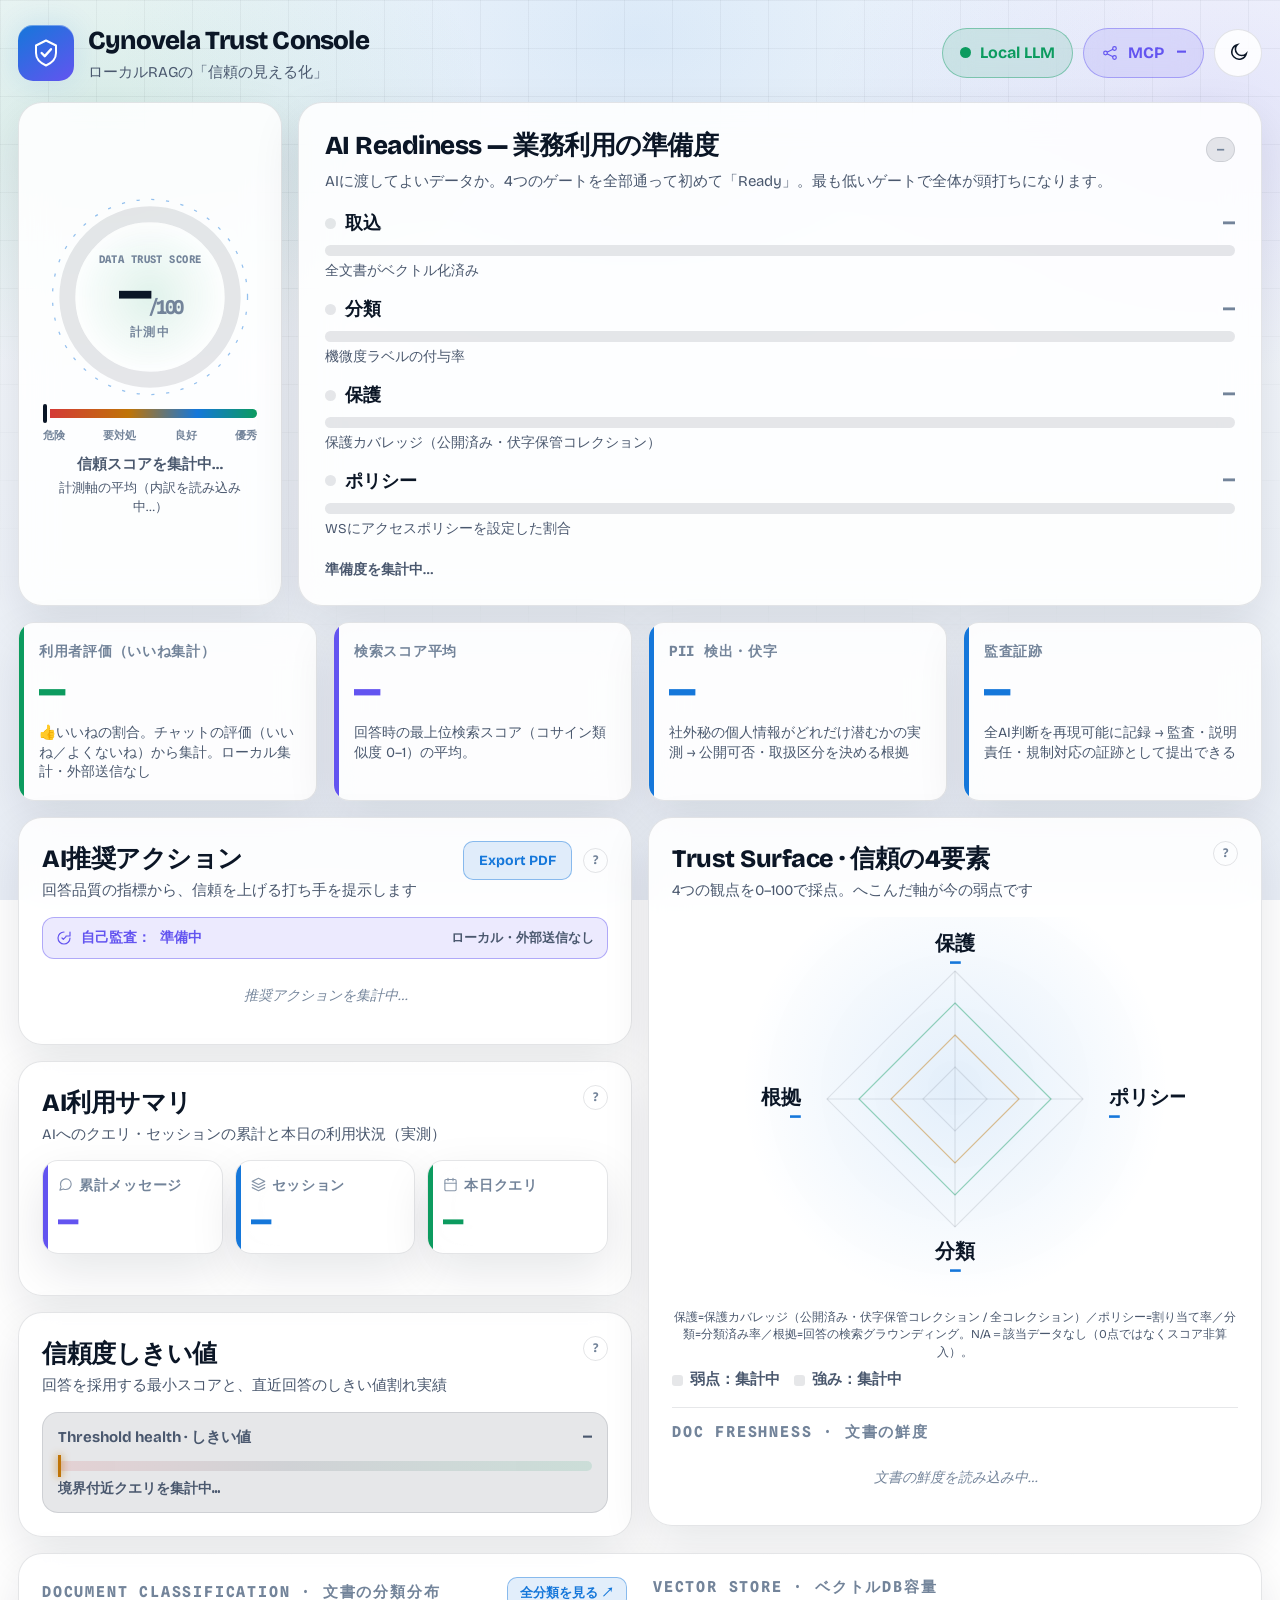
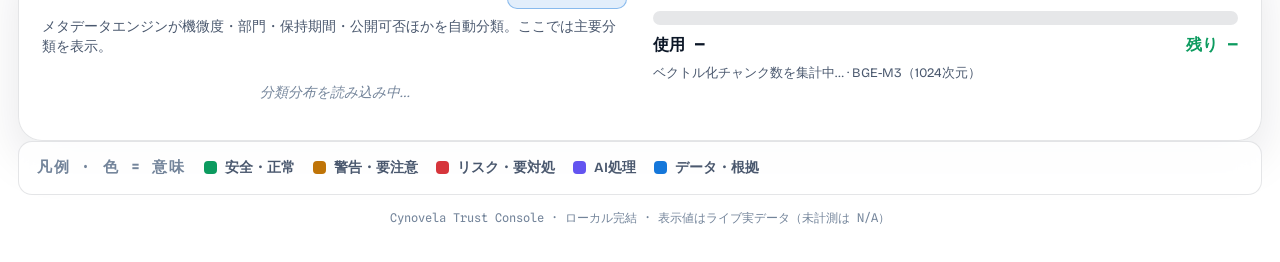
<file: frontend/a6-console.html>
<!DOCTYPE html>
<html lang="ja" data-theme="light">
<head>
<meta charset="UTF-8" /><meta name="viewport" content="width=device-width, initial-scale=1.0" />
<title>Cynovela Trust Console</title>
<style>
@import url('https://fonts.googleapis.com/css2?family=Bricolage+Grotesque:opsz,wght@12..96,400;12..96,500;12..96,600;12..96,700;12..96,800&family=Spline+Sans+Mono:wght@400;500;600;700&display=swap');
:root{
  --bg:#e9eef6;--bg2:#f6f9fc;--panel:rgba(255,255,255,.87);--panel2:#fff;--track:rgba(13,24,40,.10);--line:rgba(13,24,40,.11);
  --ink:#0b1626;--dim:#4a586e;--faint:#73849a;
  --ok:#0c9b5f;--oks:rgba(12,155,95,.12);--okl:rgba(12,155,95,.42);
  --warn:#bf7407;--warns:rgba(191,116,7,.13);--warnl:rgba(191,116,7,.44);
  --risk:#d6353b;--risks:rgba(214,53,59,.12);--riskl:rgba(214,53,59,.44);
  --ai:#6354f0;--ais:rgba(99,84,240,.12);--ail:rgba(99,84,240,.44);
  --info:#1577da;--infos:rgba(21,119,218,.12);--infol:rgba(21,119,218,.44);--infofill:rgba(21,119,218,.20);
  --grid:rgba(13,24,40,.045);--shadow:0 18px 48px rgba(13,24,40,.10);--r:24px;--r2:16px;--r3:12px;
}
[data-theme="dark"]{
  --bg:#05080f;--bg2:#0a1320;--panel:rgba(14,24,40,.66);--panel2:rgba(17,28,46,.96);--track:rgba(122,152,194,.18);--line:rgba(122,152,194,.16);
  --ink:#eaf2fd;--dim:#c3d1e6;--faint:#8da0ba;
  --ok:#36dd99;--oks:rgba(54,221,153,.14);--okl:rgba(54,221,153,.44);--warn:#f8b13e;--warns:rgba(248,177,62,.14);--warnl:rgba(248,177,62,.44);
  --risk:#ff5f64;--risks:rgba(255,95,100,.15);--riskl:rgba(255,95,100,.48);--ai:#9a8cff;--ais:rgba(154,140,255,.17);--ail:rgba(154,140,255,.5);
  --info:#4aa6ff;--infos:rgba(74,166,255,.18);--infol:rgba(74,166,255,.48);--infofill:rgba(74,166,255,.24);--grid:rgba(122,152,194,.12);--shadow:0 24px 70px rgba(0,0,0,.46);
}
*{box-sizing:border-box;margin:0;padding:0}html,body{min-height:100%}
body.lang-en .ja{display:none}body.lang-ja .en{display:none}
body{color:var(--ink);font-family:"Bricolage Grotesque","Hiragino Kaku Gothic ProN","Hiragino Sans","Yu Gothic",sans-serif;font-size:17px;line-height:1.46;
  background:radial-gradient(820px 520px at 50% 4%,var(--infos),transparent 64%),radial-gradient(640px 440px at 8% 12%,var(--oks),transparent 60%),
  radial-gradient(640px 440px at 94% 12%,var(--ais),transparent 60%),linear-gradient(180deg,var(--bg2),var(--bg));background-attachment:fixed;overflow-x:hidden;-webkit-font-smoothing:antialiased}
body::before{content:"";position:fixed;inset:0;pointer-events:none;z-index:0;background-image:linear-gradient(var(--grid) 1px,transparent 1px),linear-gradient(90deg,var(--grid) 1px,transparent 1px);background-size:48px 48px;mask-image:radial-gradient(130% 95% at 50% 0,#000 38%,transparent 82%)}
.mono{font-family:"Spline Sans Mono",monospace}
.cap{font-family:"Spline Sans Mono",monospace;font-size:15px;letter-spacing:.12em;text-transform:uppercase;color:var(--faint);font-weight:700}
.shell{position:relative;z-index:1;width:min(1400px,calc(100vw - 36px));margin:0 auto;padding:22px 0 36px}
.topbar{display:flex;justify-content:space-between;align-items:center;gap:16px;margin-bottom:18px;flex-wrap:wrap}
.brand{display:flex;align-items:center;gap:14px;min-width:0}
.logo{width:56px;height:56px;border-radius:15px;flex:none;display:grid;place-items:center;background:linear-gradient(145deg,var(--info),var(--ai));box-shadow:0 0 30px var(--infos),inset 0 1px 0 rgba(255,255,255,.34)}.logo svg{width:30px;height:30px}
.brand h1{font-size:26px;font-weight:800;letter-spacing:-.03em}.brand p{font-size:15px;color:var(--dim);margin-top:2px}
.acts{display:flex;gap:10px;align-items:center;flex-wrap:wrap}
.pill{display:inline-flex;align-items:center;gap:9px;border:1px solid var(--line);background:var(--panel);border-radius:999px;padding:12px 17px;font-size:16px;font-weight:700;backdrop-filter:blur(14px);white-space:nowrap}
.pill.ok{color:var(--ok);background:var(--oks);border-color:var(--okl)}.pill.ai{color:var(--ai);background:var(--ais);border-color:var(--ail)}.pill.warn{color:var(--warn);background:var(--warns);border-color:var(--warnl)}.pill svg{width:18px;height:18px}.pill .mono{font-size:15px}
.dot{width:11px;height:11px;border-radius:50%;background:currentColor;animation:pulse 2.4s infinite}@keyframes pulse{0%{box-shadow:0 0 0 0 var(--okl)}70%{box-shadow:0 0 0 9px transparent}}
.tbtn{cursor:pointer;border:1px solid var(--line);background:var(--panel);color:var(--ink);width:48px;height:48px;border-radius:999px;display:grid;place-items:center;flex:none}.tbtn:hover{border-color:var(--infol)}.tbtn svg{width:22px;height:22px}
.card,.hcard{position:relative;overflow:hidden;border:1px solid var(--line);background:var(--panel);border-radius:var(--r);box-shadow:var(--shadow);backdrop-filter:blur(18px)}
.card::before,.hcard::before{content:"";position:absolute;inset:0 0 auto;height:1px;background:linear-gradient(90deg,transparent,rgba(255,255,255,.25),transparent)}
.hero{display:flex;flex-wrap:wrap;gap:16px;margin-bottom:16px;align-items:stretch}
.reactor{flex:0 0 264px;display:flex;flex-direction:column;align-items:center;justify-content:center;padding:24px;gap:6px}
.core{position:relative;width:212px;height:212px;display:grid;place-items:center}
.core .halo{position:absolute;inset:16px;border-radius:50%;background:radial-gradient(circle,var(--oks),transparent 58%);filter:blur(6px);animation:breath 3.2s ease-in-out infinite}@keyframes breath{50%{transform:scale(1.07);opacity:.7}}
.core svg{position:absolute;inset:0;width:100%;height:100%;overflow:visible}
.ringtrk{fill:none;stroke:var(--track);stroke-width:15}
.ringval{fill:none;stroke:url(#gA);stroke-width:15;stroke-linecap:round;stroke-dasharray:490;stroke-dashoffset:490;transform:rotate(-90deg);transform-origin:100px 100px;transition:stroke-dashoffset 1.2s cubic-bezier(.2,.75,.2,1)}
.orbit{fill:none;stroke:var(--info);stroke-width:1.2;stroke-dasharray:3 11;opacity:.45;transform-origin:100px 100px;animation:spin 20s linear infinite}@keyframes spin{to{transform:rotate(360deg)}}
.core .mid{position:relative;text-align:center}
.core .lab{font-family:"Spline Sans Mono",monospace;font-size:10.5px;letter-spacing:.04em;text-transform:uppercase;color:var(--faint);font-weight:700;white-space:nowrap}
.core .n{font-family:"Spline Sans Mono",monospace;font-size:54px;font-weight:700;letter-spacing:-.05em;line-height:.9;margin-top:3px}
.core .n small{font-size:19px;color:var(--faint)}
.core .st{font-family:"Spline Sans Mono",monospace;font-size:11.5px;letter-spacing:.13em;font-weight:700;color:var(--faint);margin-top:5px}
.rband{width:100%}
.rbar{position:relative;height:9px;border-radius:6px;background:linear-gradient(90deg,var(--risk),var(--warn) 40%,var(--info) 72%,var(--ok))}
.rmark{position:absolute;top:-5px;width:4px;height:19px;border-radius:3px;background:var(--ink);box-shadow:0 0 0 3px var(--panel2);transition:left 1s ease}
.rbl{display:flex;justify-content:space-between;font-family:"Spline Sans Mono",monospace;font-size:11px;color:var(--faint);font-weight:700;margin-top:9px}
.rnow{font-size:14.5px;font-weight:700;color:var(--dim);text-align:center;margin-top:11px}
.rhint{font-size:13px;color:var(--dim);text-align:center;margin-top:4px}
.aiready{flex:1.35 1 380px;min-width:0;padding:24px 26px;display:flex;flex-direction:column}
.aiready .ah{display:flex;align-items:baseline;justify-content:space-between;gap:12px;flex-wrap:wrap}
.aiready h2{font-size:26px;font-weight:800;letter-spacing:-.02em}
.aiready .ovr{font-family:"Spline Sans Mono",monospace;font-size:12px;font-weight:700;color:var(--faint);background:var(--track);border:1px solid var(--line);border-radius:999px;padding:3px 10px;white-space:nowrap}
.aiready .asc{font-size:15px;color:var(--dim);margin:6px 0 16px}
.stage{margin-bottom:14px}
.stage .sr{display:flex;align-items:center;justify-content:space-between;gap:10px}
.stage .nm{display:flex;align-items:center;gap:9px;font-size:18px;font-weight:700}
.stage .nm i{width:11px;height:11px;border-radius:50%;flex:none;background:var(--track)}
.stage .pc{font-family:"Spline Sans Mono",monospace;font-size:20px;font-weight:700;color:var(--faint)}
.stage .bar{height:11px;border-radius:6px;background:var(--track);overflow:hidden;margin:7px 0 5px}
.stage .bar b{display:block;height:100%;border-radius:6px;width:0;transition:width 1.1s cubic-bezier(.2,.75,.2,1);background:var(--track)}
.stage .crit{font-size:13.5px;color:var(--dim)}
.stage.g .nm i,.stage.g .bar b{background:var(--ok)}.stage.g .pc{color:var(--ok)}
.stage.w .nm i,.stage.w .bar b{background:var(--warn)}.stage.w .pc{color:var(--warn)}
.stage.r .nm i,.stage.r .bar b{background:var(--risk)}.stage.r .pc{color:var(--risk)}
.aiready .neck{margin-top:auto;padding-top:8px;font-size:14px;font-weight:600;color:var(--dim)}
.kpi-strip{display:grid;grid-template-columns:repeat(4,minmax(0,1fr));gap:16px;margin-bottom:16px}
.vital{position:relative;overflow:hidden;border:1px solid var(--line);background:var(--panel);border-radius:var(--r2);box-shadow:var(--shadow);backdrop-filter:blur(18px);padding:18px 20px;min-width:0}
.vital::before{content:"";position:absolute;left:0;top:0;bottom:0;width:5px;background:var(--ac,var(--info))}
.vital .vl{font-family:"Spline Sans Mono",monospace;font-size:14px;letter-spacing:.05em;text-transform:uppercase;color:var(--faint);font-weight:700;white-space:nowrap;overflow:hidden;text-overflow:ellipsis}
.vital .vn{font-family:"Spline Sans Mono",monospace;font-size:44px;font-weight:700;letter-spacing:-.04em;line-height:1;margin-top:9px;color:var(--ac,var(--ink))}
.vital .vn small{font-size:18px;color:var(--dim);font-weight:500;margin-left:3px}
.vital .vc{font-size:14px;color:var(--dim);margin-top:9px;line-height:1.4}
.vital.ok{--ac:var(--ok)}.vital.ai{--ac:var(--ai)}.vital.info{--ac:var(--info)}
@media(max-width:760px){.kpi-strip{grid-template-columns:1fr 1fr}}
.row{display:flex;gap:16px;align-items:flex-start;margin-bottom:16px}
.col{flex:1 1 0;min-width:0;display:flex;flex-direction:column;gap:16px}
.card{padding:23px;min-width:0}
.head{display:flex;align-items:flex-start;justify-content:space-between;gap:12px;margin-bottom:15px}
.head .ttl{font-size:25px;font-weight:800;letter-spacing:-.02em}.head .sc{font-size:14.5px;color:var(--dim);margin-top:4px;line-height:1.4}
.head .right{display:flex;align-items:center;gap:11px;flex:none}
.help{width:25px;height:25px;border-radius:50%;border:1px solid var(--line);color:var(--faint);font-size:13px;font-weight:700;display:grid;place-items:center;cursor:help;position:relative;flex:none}.help:hover{color:var(--info);border-color:var(--infol)}
.help::after{content:attr(data-tip);position:absolute;top:132%;right:0;width:290px;padding:13px 15px;background:var(--panel2);border:1px solid var(--line);border-radius:12px;font-family:"Bricolage Grotesque",sans-serif;font-size:13.5px;font-weight:500;line-height:1.55;color:var(--dim);letter-spacing:0;text-transform:none;box-shadow:var(--shadow);opacity:0;transform:translateY(-5px);pointer-events:none;transition:.16s;z-index:40}.help:hover::after{opacity:1;transform:none}
.dec-sum{margin-bottom:18px}
.dec-sumtop{display:flex;align-items:center;justify-content:space-between;gap:12px;flex-wrap:wrap;margin-bottom:10px}
.dec-sumtop .tot{font-family:"Spline Sans Mono",monospace;font-size:14px;color:var(--dim);font-weight:700}
.spark{display:flex;align-items:center;gap:10px}.spark .l{font-family:"Spline Sans Mono",monospace;font-size:14px;color:var(--dim);font-weight:700}.spark .l b{color:var(--ok)}
.dec-cards{display:grid;grid-template-columns:repeat(3,minmax(0,1fr));gap:12px}
.dec-cards .vital{padding:14px 15px}
.dec-cards .vital .vn{font-size:34px}
.dec-cards .vl .vi{width:15px;height:15px;vertical-align:-2px;margin-right:6px;opacity:.85}
@media(max-width:760px){.dec-cards{grid-template-columns:1fr}}
.dist{display:flex;height:38px;border-radius:11px;overflow:hidden;border:1px solid var(--line);background:var(--track)}
.dist b{display:flex;align-items:center;justify-content:center;font-family:"Spline Sans Mono",monospace;font-size:14px;font-weight:700;color:#fff;white-space:nowrap;transition:width .6s ease;width:0}
.dist .g{background:var(--ok)}.dist .w{background:var(--warn)}.dist .z{background:var(--risk)}
.dist-lg{display:flex;flex-wrap:wrap;gap:16px;margin-top:9px}
.dlg{display:flex;align-items:center;gap:7px;font-size:14px;color:var(--dim);font-weight:600}.dlg i{width:12px;height:12px;border-radius:4px}.dlg.g i{background:var(--ok)}.dlg.w i{background:var(--warn)}.dlg.z i{background:var(--risk)}
.notable-h{font-family:"Spline Sans Mono",monospace;font-size:13px;letter-spacing:.08em;text-transform:uppercase;color:var(--faint);font-weight:700;margin-bottom:10px;display:flex;align-items:center;gap:8px}
.notable-h::after{content:"";flex:1;height:1px;background:var(--track)}
.dlist{display:flex;flex-direction:column;gap:11px}
.dec{display:flex;align-items:center;gap:15px;padding:15px 16px;border-radius:var(--r2);border:1px solid var(--line);background:var(--panel2);transition:.16s}.dec:hover{border-color:var(--infol);transform:translateX(2px)}
.conf{width:60px;height:60px;border-radius:50%;flex:none;position:relative;display:grid;place-items:center;font-family:"Spline Sans Mono",monospace;font-size:13px;font-weight:700;color:var(--faint);background:conic-gradient(var(--track) 0,var(--track) 0)}
.conf::before{content:"";position:absolute;inset:4px;border-radius:50%;background:var(--panel2)}.conf span{position:relative}
.dec .b{flex:1 1 0;min-width:0}.q{font-size:17px;font-weight:700;letter-spacing:-.01em}
.chips{display:flex;flex-wrap:wrap;gap:7px;margin-top:8px}
.chip{font-family:"Spline Sans Mono",monospace;font-size:14px;color:var(--dim);background:var(--track);border-radius:7px;padding:4px 9px;white-space:nowrap}
.chip.d{color:var(--info);background:var(--infos);border:1px solid var(--infol)}.chip.m{color:var(--ai);background:var(--ais);border:1px solid var(--ail)}
.badge{flex:none;font-size:15px;font-weight:800;padding:7px 14px;border-radius:999px;white-space:nowrap;color:var(--faint);background:var(--track)}
.badge.g{color:var(--ok);background:var(--oks);border:1px solid var(--okl)}.badge.w{color:var(--warn);background:var(--warns);border:1px solid var(--warnl)}.badge.z{color:var(--risk);background:var(--risks);border:1px solid var(--riskl)}
.empty{color:var(--faint);font-size:14px;padding:14px;text-align:center;font-style:italic}
.radar-wrap{display:grid;place-items:center;padding:6px 0 2px;background:radial-gradient(circle at 50% 44%,var(--infos),transparent 60%);border-radius:16px}
.radar-wrap svg{width:100%;max-width:460px;height:auto;display:block}
.rg-ring{fill:none;stroke:var(--track);stroke-width:1.2}.rg-axis{stroke:var(--track);stroke-width:1.2}
.rg-poly{fill:var(--infofill);stroke:var(--info);stroke-width:3;stroke-linejoin:round;filter:drop-shadow(0 0 12px var(--infos))}
.rg-pt{fill:var(--ok);stroke:var(--panel2);stroke-width:2.5}
.rg-pt.g{fill:var(--ok)}.rg-pt.w{fill:var(--warn)}.rg-pt.r{fill:var(--risk)}
.rg-ring.b-w{stroke:var(--warnl)}.rg-ring.b-g{stroke:var(--okl)}
.rg-lab{font-family:"Bricolage Grotesque",sans-serif;font-size:20px;font-weight:800;fill:var(--ink)}
.rg-lab.r{fill:var(--risk)}.rg-lab.w{fill:var(--warn)}
.rg-val{font-family:"Spline Sans Mono",monospace;font-size:18px;font-weight:700;fill:var(--info)}
.rg-val.g{fill:var(--ok)}.rg-val.w{fill:var(--warn)}.rg-val.r{fill:var(--risk)}
.rg-lab.na{fill:var(--dim)}.rg-val.na{fill:var(--dim);font-size:15px}
.radar-na{font-size:12px;color:var(--dim);text-align:center;margin-top:4px}
.takeaway{display:flex;flex-wrap:wrap;gap:14px;margin-top:8px;font-size:15px}
.tk{display:flex;align-items:center;gap:7px;font-weight:600;color:var(--dim)}.tk i{width:11px;height:11px;border-radius:3px;background:var(--track)}
.tk.weak{color:var(--risk)}.tk.weak i{background:var(--risk)}.tk.strong{color:var(--ok)}.tk.strong i{background:var(--ok)}
.fresh{margin-top:16px;border-top:1px solid var(--track);padding-top:14px}.fresh .cap{margin-bottom:10px}
.frow{display:flex;align-items:center;justify-content:space-between;gap:12px;padding:6px 0;font-size:15px}.frow .fn{font-weight:600;overflow:hidden;text-overflow:ellipsis;white-space:nowrap}
.frow .fs{font-family:"Spline Sans Mono",monospace;font-size:13.5px;font-weight:700;white-space:nowrap;color:var(--faint)}.fs.ok{color:var(--ok)}.fs.warn{color:var(--warn)}
.rlist{display:flex;flex-direction:column;gap:11px}
.risk{display:flex;align-items:center;gap:13px;padding:14px 15px;border-radius:var(--r2);border:1px solid var(--line);background:var(--panel2)}
.risk.h{box-shadow:inset 4px 0 0 var(--risk)}.risk.m{box-shadow:inset 4px 0 0 var(--warn)}.risk.l{box-shadow:inset 4px 0 0 var(--info)}
.sev{width:33px;height:33px;border-radius:9px;flex:none;display:grid;place-items:center;color:#fff;font-family:"Spline Sans Mono",monospace;font-size:15px;font-weight:700}
.sev.h{background:var(--risk)}.sev.m{background:var(--warn)}.sev.l{background:var(--info)}
.risk .rb{flex:1 1 0;min-width:0}.risk .rt2{font-size:15.5px;font-weight:700}.risk .rs{font-family:"Spline Sans Mono",monospace;font-size:12.5px;color:var(--dim);margin-top:2px}.risk .rs.gain{color:var(--ok)}
.btn{cursor:pointer;border:1px solid var(--line);background:var(--panel2);color:var(--ink);border-radius:10px;padding:10px 15px;font-size:14px;font-weight:700;font-family:inherit;white-space:nowrap}.btn:hover{border-color:var(--infol);transform:translateY(-1px)}.btn.info{color:var(--info);background:var(--infos);border-color:var(--infol)}
.diagbtn{width:100%;margin-top:13px;cursor:pointer;border:1px solid var(--ail);background:var(--ais);color:var(--ai);border-radius:12px;padding:15px;font-size:15px;font-weight:700;font-family:inherit;display:flex;align-items:center;justify-content:center;gap:10px;position:relative;overflow:hidden}.diagbtn:hover{filter:brightness(1.05)}.diagbtn svg{width:19px;height:19px}
.diagout{display:none;margin-top:12px;border:1px solid var(--ail);background:var(--ais);border-radius:var(--r2);padding:15px}.diagout.show{display:block}
.diagout .dh{font-family:"Spline Sans Mono",monospace;font-size:12px;letter-spacing:.06em;text-transform:uppercase;color:var(--ai);font-weight:700;margin-bottom:11px}
.diagout ol{list-style:none;counter-reset:x;display:flex;flex-direction:column;gap:9px}.diagout li{counter-increment:x;display:flex;gap:10px;font-size:14.5px;font-weight:500;align-items:flex-start}
.diagout li::before{content:counter(x);min-width:23px;height:23px;border-radius:7px;flex:none;display:grid;place-items:center;background:var(--panel2);border:1px solid var(--ail);color:var(--ai);font-family:"Spline Sans Mono",monospace;font-size:12.5px;font-weight:700}.diagout small{color:var(--dim);font-family:"Spline Sans Mono",monospace;font-size:12px}
.spin{width:18px;height:18px;border:2.5px solid var(--ail);border-top-color:var(--ai);border-radius:50%;animation:sp .7s linear infinite}@keyframes sp{to{transform:rotate(360deg)}}
.diagbtn.busy{pointer-events:none}.diagbtn.busy::after{content:"";position:absolute;inset:0;background:linear-gradient(90deg,transparent,var(--ais),transparent);transform:translateX(-100%);animation:scanx 1.1s linear infinite}@keyframes scanx{to{transform:translateX(100%)}}
.selfaudit{display:flex;align-items:center;justify-content:space-between;gap:10px;flex-wrap:wrap;margin:2px 0 13px;padding:10px 13px;border-radius:12px;background:var(--ais);border:1px solid var(--ail)}
.selfaudit .sa-l{display:flex;align-items:center;gap:9px;font-size:14px;font-weight:700;color:var(--ai)}.selfaudit .sa-l svg{width:16px;height:16px}
.selfaudit .sa-r{font-family:"Spline Sans Mono",monospace;font-size:12.5px;font-weight:700;color:var(--dim)}
.thr{padding:14px 15px;border-radius:var(--r2);background:var(--track);border:1px solid var(--line)}
.thr .t{display:flex;justify-content:space-between;align-items:center;color:var(--dim);font-weight:700;font-size:15px}
.thr .ln{position:relative;height:10px;border-radius:6px;margin:12px 0 8px;background:linear-gradient(90deg,var(--risks),var(--track) 43%,var(--oks))}
.thr .mk{position:absolute;left:0;top:-6px;width:3px;height:22px;background:var(--warn);box-shadow:0 0 9px var(--warn);transition:left 1s ease}
.thr .nt{font-family:"Spline Sans Mono",monospace;font-size:13.5px;color:var(--dim);font-weight:700}
.fw{display:flex;flex-wrap:wrap;gap:8px;margin-top:14px}.fwi{font-family:"Spline Sans Mono",monospace;font-size:13px;font-weight:700;color:var(--info);background:var(--infos);border:1px solid var(--infol);border-radius:8px;padding:6px 11px}
.kb{display:flex;flex-wrap:wrap;gap:26px;padding:23px}
.kb .seg{flex:1 1 320px;min-width:0}.kb .seg .cap{margin-bottom:12px}
.catrow{display:grid;grid-template-columns:110px 1fr 56px;gap:10px;align-items:center;margin-bottom:9px}
.catrow .cn{font-size:16px;font-weight:600;color:var(--dim);white-space:nowrap;overflow:hidden;text-overflow:ellipsis}
.catt{height:11px;border-radius:6px;background:var(--track);overflow:hidden}.catf{height:100%;border-radius:6px;background:linear-gradient(90deg,var(--info),var(--ai));width:0;transition:width 1s ease}
.catrow .cv{font-family:"Spline Sans Mono",monospace;font-size:15.5px;font-weight:700;text-align:right;color:var(--ink)}
.store-bar{height:14px;border-radius:8px;background:var(--track);overflow:hidden;margin:12px 0 8px}.store-fill{height:100%;width:0;border-radius:8px;background:linear-gradient(90deg,var(--ok),var(--info));transition:width 1s ease}
.store-row{display:flex;justify-content:space-between;font-family:"Spline Sans Mono",monospace;font-size:16px;font-weight:700}.store-row .used{color:var(--ink)}.store-row .free{color:var(--ok)}
.store-sub{font-size:13px;color:var(--dim);margin-top:8px}
.legend{display:flex;flex-wrap:wrap;align-items:center;gap:18px;padding:15px 18px;border:1px solid var(--line);background:var(--panel);border-radius:14px;backdrop-filter:blur(12px)}
.legend .cap{margin:0}.li{display:flex;align-items:center;gap:8px;font-size:14px;color:var(--dim);font-weight:600}.li i{width:13px;height:13px;border-radius:4px}
.li.g i{background:var(--ok)}.li.w i{background:var(--warn)}.li.r i{background:var(--risk)}.li.a i{background:var(--ai)}.li.b i{background:var(--info)}
.foot{margin-top:14px;text-align:center;font-family:"Spline Sans Mono",monospace;font-size:12px;color:var(--faint)}
@media(max-width:1040px){.row{flex-direction:column}.hero{flex-direction:column}.reactor{flex-basis:auto;width:100%}}
@media(max-width:560px){
  .shell{width:calc(100vw - 12px);padding:14px 0 26px}
  .topbar{gap:8px;margin-bottom:12px}.acts{gap:6px}
  .brand h1{font-size:20px}.brand p{font-size:12px}.logo{width:44px;height:44px}
  .pill{padding:8px 11px;font-size:13px}.pill .mono{font-size:12px}.tbtn{width:40px;height:40px}
  .reactor{flex-basis:auto;width:100%;padding:18px}.core{width:180px;height:180px}.core .n{font-size:46px}
  .aiready{padding:18px}.aiready h2{font-size:21px}
  .kpi-strip{grid-template-columns:1fr;gap:12px}.vital .vn{font-size:36px}
  .card{padding:18px}.head .ttl{font-size:20px}
  .catrow{grid-template-columns:84px 1fr 46px}
  .dec{flex-wrap:wrap}.conf{width:48px;height:48px}
  .radar-wrap svg{max-width:100%}
}
[data-theme="dark"] .vital .vn,[data-theme="dark"] .core .n{text-shadow:0 0 24px currentColor}
[data-theme="dark"] .pill,[data-theme="dark"] .fwi,[data-theme="dark"] .badge{box-shadow:0 0 15px -3px currentColor}
[data-theme="dark"] .card,[data-theme="dark"] .hcard{box-shadow:var(--shadow),0 0 28px -16px var(--info)}
[data-theme="dark"] .dist b{box-shadow:0 0 16px -3px currentColor}
[data-theme="dark"] .diagbtn,[data-theme="dark"] .selfaudit{box-shadow:0 0 22px -8px var(--ai)}
[data-theme="dark"] .rmark{box-shadow:0 0 0 3px var(--panel2),0 0 12px var(--ink)}
[data-theme="dark"] .rg-poly{filter:drop-shadow(0 0 18px var(--info))}
[data-theme="dark"] .logo{box-shadow:0 0 34px var(--infos),0 0 14px var(--ais)}
[data-theme="dark"] .vital{background:linear-gradient(155deg,rgba(74,166,255,.10),var(--panel) 58%);box-shadow:var(--shadow),0 0 34px -18px var(--info)}
[data-theme="dark"] .vital .vn{text-shadow:0 0 26px currentColor,0 0 7px currentColor}
[data-theme="dark"] .vital::after{content:"";position:absolute;inset:0 0 auto 0;height:2px;background:linear-gradient(90deg,transparent,var(--info),transparent);opacity:.55}
[data-theme="dark"] .vital.ok::after{background:linear-gradient(90deg,transparent,var(--ok),transparent)}
[data-theme="dark"] .vital.ai::after{background:linear-gradient(90deg,transparent,var(--ai),transparent)}
[data-theme="dark"] .vital::before{content:"";position:absolute;top:0;left:-30%;width:36%;height:100%;background:linear-gradient(100deg,transparent,rgba(180,215,255,.07),transparent);transform:skewX(-16deg);animation:sheen 8s ease-in-out infinite;pointer-events:none}
[data-theme="dark"] .vital:nth-child(2)::before{animation-delay:1.4s}[data-theme="dark"] .vital:nth-child(3)::before{animation-delay:2.8s}[data-theme="dark"] .vital:nth-child(4)::before{animation-delay:4.2s}
@keyframes sheen{0%,100%{left:-40%}55%{left:120%}}
[data-theme="dark"] .hcard,[data-theme="dark"] .card{background:linear-gradient(160deg,rgba(74,166,255,.055),var(--panel));border-color:rgba(122,152,194,.2)}
[data-theme="dark"] .stage .bar b,[data-theme="dark"] .catf{box-shadow:0 0 12px -2px currentColor}
[data-theme="dark"] .halo{filter:blur(26px);opacity:.9}
[data-theme="dark"] .fwi{background:linear-gradient(150deg,rgba(74,166,255,.14),var(--infos))}
</style>
</head>
<body class="lang-ja">
<div class="shell">
  <header class="topbar">
    <div class="brand"><div class="logo"><svg viewBox="0 0 24 24" fill="none"><path d="M12 2 4 6v6c0 5 3.5 8 8 10 4.5-2 8-5 8-10V6l-8-4Z" stroke="#fff" stroke-width="1.6" stroke-linejoin="round"/><path d="m8.5 12 2.5 2.5L16 9" stroke="#fff" stroke-width="1.9" stroke-linecap="round" stroke-linejoin="round"/></svg></div>
      <div><h1>Cynovela Trust Console</h1><p><span class="en">AI transparency proof layer for local RAG</span><span class="ja">ローカルRAGの「信頼の見える化」</span></p></div></div>
    <div class="acts">
      <span class="pill ok" id="llmPill"><span class="dot"></span><span id="llmPillTxt">Local LLM</span></span>
      <span class="pill ai"><svg viewBox="0 0 24 24" fill="none"><circle cx="6" cy="12" r="2.4" stroke="currentColor" stroke-width="1.6"/><circle cx="18" cy="6" r="2.4" stroke="currentColor" stroke-width="1.6"/><circle cx="18" cy="18" r="2.4" stroke="currentColor" stroke-width="1.6"/><path d="M8 11 16 7M8 13l8 4" stroke="currentColor" stroke-width="1.4"/></svg>MCP&nbsp;<span class="mono" id="mcpVal">—</span></span>
      <button class="tbtn" id="themeBtn" data-title-en="Toggle light / dark" data-title-ja="ライト/ダーク切替" title="ライト/ダーク切替"><svg id="themeIcon" viewBox="0 0 24 24" fill="none" stroke="currentColor" stroke-width="1.7" stroke-linecap="round"><path d="M21 12.8A8 8 0 1 1 11.2 3 6.2 6.2 0 0 0 21 12.8Z"/></svg></button>
    </div>
  </header>

  <section class="hero">
    <div class="hcard reactor">
      <div class="core"><div class="halo"></div>
        <svg viewBox="0 0 200 200"><defs><linearGradient id="gA" x1="0" y1="0" x2="1" y2="1"><stop offset="0" stop-color="var(--ok)"/><stop offset="1" stop-color="var(--info)"/></linearGradient></defs>
          <circle class="ringtrk" cx="100" cy="100" r="78"/><circle class="ringval" id="trustRing" cx="100" cy="100" r="78"/><circle class="orbit" cx="100" cy="100" r="92"/></svg>
        <div class="mid"><div class="lab">Data Trust Score</div><div class="n"><span id="m-trust">—</span><small>/100</small></div><div class="st" id="m-trust-state"><span class="en">Measuring</span><span class="ja">計測中</span></div></div>
      </div>
      <div class="rband">
        <div class="rbar"><span class="rmark" id="trustMark" style="left:0%"></span></div>
        <div class="rbl"><span><span class="en">Risk</span><span class="ja">危険</span></span><span><span class="en">Guarded</span><span class="ja">要対処</span></span><span><span class="en">Good</span><span class="ja">良好</span></span><span><span class="en">Excellent</span><span class="ja">優秀</span></span></div>
        <div class="rnow" id="m-trust-band"><span class="en">Aggregating trust score…</span><span class="ja">信頼スコアを集計中…</span></div>
        <div class="rhint" id="m-trust-hint" data-title-en="Equal-weight average of measured axes. Policy contribution = assignment rate (share of workspaces with a policy)." data-title-ja="計測できた軸の等重み平均。ポリシー寄与=割り当て率（設定済WSの割合）。" title="計測できた軸の等重み平均。ポリシー寄与=割り当て率（設定済WSの割合）。"><span class="en">Average of measured axes (loading breakdown…)</span><span class="ja">計測軸の平均（内訳を読み込み中…）</span></div>
      </div>
    </div>

    <div class="hcard aiready">
      <div class="ah"><h2>AI Readiness <span class="en">— Operational readiness</span><span class="ja">— 業務利用の準備度</span></h2><span class="ovr" id="m-ai-bottleneck">—</span></div>
      <div class="asc"><span class="en">Is this data safe to feed to AI? Only data that clears all four gates is "Ready". The lowest gate caps the whole score.</span><span class="ja">AIに渡してよいデータか。4つのゲートを全部通って初めて「Ready」。最も低いゲートで全体が頭打ちになります。</span></div>
      <div class="stage" id="stage-ingest"><div class="sr"><div class="nm"><i></i><span class="en">Ingest</span><span class="ja">取込</span></div><div class="pc">—</div></div><div class="bar"><b></b></div><div class="crit"><span class="en">All documents vectorized</span><span class="ja">全文書がベクトル化済み</span></div></div>
      <div class="stage" id="stage-classify"><div class="sr"><div class="nm"><i></i><span class="en">Classify</span><span class="ja">分類</span></div><div class="pc">—</div></div><div class="bar"><b></b></div><div class="crit"><span class="en">Sensitivity-label coverage</span><span class="ja">機微度ラベルの付与率</span></div></div>
      <div class="stage" id="stage-protect"><div class="sr"><div class="nm"><i></i><span class="en">Protect</span><span class="ja">保護</span></div><div class="pc">—</div></div><div class="bar"><b></b></div><div class="crit"><span class="en">Protection coverage (published &amp; masked collections)</span><span class="ja">保護カバレッジ（公開済み・伏字保管コレクション）</span></div></div>
      <div class="stage" id="stage-policy"><div class="sr"><div class="nm"><i></i><span class="en">Policy</span><span class="ja">ポリシー</span></div><div class="pc">—</div></div><div class="bar"><b></b></div><div class="crit"><span class="en">Share of workspaces with an access policy</span><span class="ja">WSにアクセスポリシーを設定した割合</span></div></div>
      <div class="neck" id="m-ai-neck"><span class="en">Aggregating readiness…</span><span class="ja">準備度を集計中…</span></div>
    </div>
  </section>

  <section class="kpi-strip">
    <div class="vital ok"><div class="vl"><span class="en">User rating (likes)</span><span class="ja">利用者評価（いいね集計）</span></div><div class="vn"><span id="m-faith">—</span><small id="m-faith-u"></small></div><div class="vc" id="m-faith-c"><span class="en">👍 Share of likes. Aggregated from chat ratings (like / dislike). Local aggregation, no external transmission.</span><span class="ja">👍いいねの割合。チャットの評価（いいね／よくないね）から集計。ローカル集計・外部送信なし</span></div></div>
    <div class="vital ai"><div class="vl"><span class="en">Avg. retrieval score</span><span class="ja">検索スコア平均</span></div><div class="vn"><span id="m-recall">—</span><small id="m-recall-u"></small></div><div class="vc"><span class="en">Average of the top retrieval score (cosine similarity 0–1) at answer time.</span><span class="ja">回答時の最上位検索スコア（コサイン類似度 0–1）の平均。</span><span id="m-recall-below" style="color:var(--risk);font-weight:600"></span></div></div>
    <div class="vital info"><div class="vl"><span class="en">PII detected · masked</span><span class="ja">PII 検出・伏字</span></div><div class="vn"><span id="m-pii">—</span><small id="m-pii-u"></small></div><div class="vc"><span class="en">Measured exposure of confidential personal data → basis for publish / handling decisions.</span><span class="ja">社外秘の個人情報がどれだけ潜むかの実測 → 公開可否・取扱区分を決める根拠</span></div></div>
    <div class="vital info"><div class="vl"><span class="en">Audit trail</span><span class="ja">監査証跡</span></div><div class="vn"><span id="m-audit">—</span><small id="m-audit-u"></small></div><div class="vc"><span class="en">Every AI decision logged reproducibly → submittable evidence for audit, accountability and regulatory response.</span><span class="ja">全AI判断を再現可能に記録 → 監査・説明責任・規制対応の証跡として提出できる</span></div></div>
  </section>

  <div class="row">
    <div class="col">
      <section class="card">
        <div class="head"><div><div class="ttl"><span class="en">Recommended actions</span><span class="ja">AI推奨アクション</span></div><div class="sc"><span class="en">Turns answer-quality metrics into the top moves to raise trust.</span><span class="ja">回答品質の指標から、信頼を上げる打ち手を提示します</span></div></div><div class="right"><button class="btn info" id="exportPdfBtn">Export PDF</button><span class="help" data-tip-en="Converts current quality metrics (protection, classification, policy assignment, masked PII) into up to three actionable moves. Act from each row, or generate an auditor-ready PDF." data-tip-ja="現在の品質指標（保護・分類・ポリシー割り当て・伏字）から弱点を最大3件の打ち手に変換して提示。各行から対処でき、監査官に出せるPDFも生成できます。" data-tip="現在の品質指標（保護・分類・ポリシー割り当て・伏字）から弱点を最大3件の打ち手に変換して提示。各行から対処でき、監査官に出せるPDFも生成できます。">?</span></div></div>
        <div class="selfaudit"><div class="sa-l"><svg viewBox="0 0 24 24" fill="none" stroke="currentColor" stroke-width="1.8" stroke-linecap="round" stroke-linejoin="round"><path d="M12 3a9 9 0 1 0 9 9"/><path d="M21 3v6h-6"/><path d="m9 12 2 2 4-4"/></svg><span class="en">Self-audit:</span><span class="ja">自己監査：</span><span id="m-selfaudit"><span class="en">Preparing</span><span class="ja">準備中</span></span></div><div class="sa-r" id="m-selfaudit-next"><span class="en">Local · no external transmission</span><span class="ja">ローカル・外部送信なし</span></div></div>
        <div class="rlist" id="m-actions"><div class="empty"><span class="en">Aggregating recommended actions…</span><span class="ja">推奨アクションを集計中…</span></div></div>
      </section>
      <section class="card">
        <div class="head"><div><div class="ttl"><span class="en">AI usage summary</span><span class="ja">AI利用サマリ</span></div><div class="sc"><span class="en">Cumulative AI queries / sessions and today's usage (measured).</span><span class="ja">AIへのクエリ・セッションの累計と本日の利用状況（実測）</span></div></div><div class="right"><span class="help" data-tip-en="Measured AI usage for this workspace. Shows cumulative messages / sessions and today's query count." data-tip-ja="このワークスペースでのAI利用の実測値です。累計メッセージ・セッション数と本日のクエリ件数を表示します。" data-tip="このワークスペースでのAI利用の実測値です。累計メッセージ・セッション数と本日のクエリ件数を表示します。">?</span></div></div>
        <div class="dec-sum">
          <div class="dec-cards">
            <div class="vital ai"><div class="vl"><svg class="vi" viewBox="0 0 24 24" fill="none" stroke="currentColor" stroke-width="1.8" stroke-linecap="round" stroke-linejoin="round"><path d="M21 11.5a8.38 8.38 0 0 1-.9 3.8 8.5 8.5 0 0 1-7.6 4.7 8.38 8.38 0 0 1-3.8-.9L3 21l1.9-5.7a8.38 8.38 0 0 1-.9-3.8 8.5 8.5 0 0 1 4.7-7.6 8.38 8.38 0 0 1 3.8-.9h.5a8.48 8.48 0 0 1 8 8v.5z"/></svg><span class="en">Cumulative messages</span><span class="ja">累計メッセージ</span></div><div class="vn"><span id="m-dec-total">—</span></div></div>
            <div class="vital info"><div class="vl"><svg class="vi" viewBox="0 0 24 24" fill="none" stroke="currentColor" stroke-width="1.8" stroke-linecap="round" stroke-linejoin="round"><path d="M12 2 2 7l10 5 10-5-10-5z"/><path d="m2 17 10 5 10-5"/><path d="m2 12 10 5 10-5"/></svg><span class="en">Sessions</span><span class="ja">セッション</span></div><div class="vn"><span id="m-dec-sessions">—</span></div></div>
            <div class="vital ok"><div class="vl"><svg class="vi" viewBox="0 0 24 24" fill="none" stroke="currentColor" stroke-width="1.8" stroke-linecap="round" stroke-linejoin="round"><rect x="3" y="4" width="18" height="18" rx="2"/><path d="M16 2v4M8 2v4M3 10h18"/></svg><span class="en">Queries today</span><span class="ja">本日クエリ</span></div><div class="vn"><span id="m-dec-zero">—</span></div></div>
          </div>
        </div>
      </section>
      <!-- fix-ingestui B-4: 信頼度しきい値パネルを左上(AI利用サマリ直下)の余白へ移動し左右バランス是正(中身・データ供給・id は不変) -->
      <section class="card">
        <div class="head"><div><div class="ttl"><span class="en">Confidence threshold</span><span class="ja">信頼度しきい値</span></div><div class="sc"><span class="en">Minimum score to accept an answer, plus recent below-threshold rate.</span><span class="ja">回答を採用する最小スコアと、直近回答のしきい値割れ実績</span></div></div><div class="right"><span class="help" data-tip-en="Protection / classification / policy attainment lives in 'AI Readiness' (top-left). Here we show the confidence threshold (actual setting) and the share of recent answers whose top retrieval score fell below it." data-tip-ja="保護・分類・ポリシーの達成度は左上の「AI Readiness」が正本です。ここは信頼度しきい値(設定の実値)と、直近回答が最上位検索スコアでしきい値を割った割合を示します。" data-tip="保護・分類・ポリシーの達成度は左上の「AI Readiness」が正本です。ここは信頼度しきい値(設定の実値)と、直近回答が最上位検索スコアでしきい値を割った割合を示します。">?</span></div></div>
        <div class="thr"><div class="t"><span>Threshold health · <span class="en">threshold</span><span class="ja">しきい値</span></span><span class="mono" id="m-threshold" style="font-weight:700">—</span></div><div class="ln"><div class="mk" id="threshMark"></div></div><div class="nt" id="m-thr-note"><span class="en">Aggregating near-threshold queries…</span><span class="ja">境界付近クエリを集計中…</span></div></div>
      </section>
    </div>
    <div class="col">
      <section class="card">
        <div class="head"><div><div class="ttl">Trust Surface · <span class="en">4 trust elements</span><span class="ja">信頼の4要素</span></div><div class="sc"><span class="en">Four viewpoints scored 0–100. A dented axis is a current weak spot.</span><span class="ja">4つの観点を0–100で採点。へこんだ軸が今の弱点です</span></div></div><div class="right"><span class="help" data-tip-en="Four viewpoints: protection coverage / policy / classification / evidence disclosure. Closer to the outer ring (100) is healthier; toward the center is weaker." data-tip-ja="保護カバレッジ／ポリシー／分類／根拠開示の4観点。外周(100)に近いほど健全、内側に入るほど弱点です。" data-tip="保護カバレッジ／ポリシー／分類／根拠開示の4観点。外周(100)に近いほど健全、内側に入るほど弱点です。">?</span></div></div>
        <div class="radar-wrap"><svg id="radar" viewBox="0 0 460 380"></svg></div>
        <div class="radar-na"><span class="en">Protect = protection coverage (published & masked collections / all collections) / Policy = assignment rate / Classify = classified ratio / Evidence = answer retrieval grounding. N/A = no data yet (excluded from score, not zero).</span><span class="ja">保護=保護カバレッジ（公開済み・伏字保管コレクション / 全コレクション）／ポリシー=割り当て率／分類=分類済み率／根拠=回答の検索グラウンディング。N/A＝該当データなし（0点ではなくスコア非算入）。</span></div>
        <div class="takeaway"><span class="tk" id="m-tk-weak"><i></i><span class="en">Weak: aggregating</span><span class="ja">弱点：集計中</span></span><span class="tk" id="m-tk-strong"><i></i><span class="en">Strong: aggregating</span><span class="ja">強み：集計中</span></span></div>
        <div class="fresh"><div class="cap">Doc freshness · <span class="en">document freshness</span><span class="ja">文書の鮮度</span></div>
          <div id="m-fresh"><div class="empty"><span class="en">Loading document freshness…</span><span class="ja">文書の鮮度を読み込み中…</span></div></div>
        </div>
      </section>
    </div>
  </div>

  <section class="card kb">
    <div class="seg">
      <div style="display:flex;align-items:center;justify-content:space-between;gap:10px;margin-bottom:8px">
        <div class="cap" style="margin:0">Document classification · <span class="en">classification distribution</span><span class="ja">文書の分類分布</span></div>
        <button class="btn info" id="allCatBtn" style="font-size:13px;padding:6px 12px"><span class="en">View all classes ↗</span><span class="ja">全分類を見る ↗</span></button>
      </div>
      <div style="font-size:13.5px;color:var(--dim);margin-bottom:12px"><span class="en">The metadata engine auto-classifies sensitivity, department, retention, publishability and more. Main classes shown here.</span><span class="ja">メタデータエンジンが機微度・部門・保持期間・公開可否ほかを自動分類。ここでは主要分類を表示。</span></div>
      <div id="m-cats"><div class="empty"><span class="en">Loading classification distribution…</span><span class="ja">分類分布を読み込み中…</span></div></div>
    </div>
    <div class="seg">
      <div class="cap">Vector store · <span class="en">vector DB size</span><span class="ja">ベクトルDB容量</span></div>
      <div class="store-bar"><div class="store-fill" id="storeFill"></div></div>
      <div class="store-row"><span class="used" id="m-store-used"><span class="en">Used —</span><span class="ja">使用 —</span></span><span class="free" id="m-store-free"><span class="en">Free —</span><span class="ja">残り —</span></span></div>
      <div class="store-sub" id="m-store-sub"><span class="en">Aggregating vectorized chunks… · BGE-M3 (1024-dim)</span><span class="ja">ベクトル化チャンク数を集計中… · BGE-M3（1024次元）</span></div>
    </div>
  </section>

  <div class="legend"><span class="cap"><span class="en">Legend · color = meaning</span><span class="ja">凡例 · 色 = 意味</span></span><span class="li g"><i></i><span class="en">Safe / normal</span><span class="ja">安全・正常</span></span><span class="li w"><i></i><span class="en">Warning / caution</span><span class="ja">警告・要注意</span></span><span class="li r"><i></i><span class="en">Risk / action needed</span><span class="ja">リスク・要対処</span></span><span class="li a"><i></i><span class="en">AI processing</span><span class="ja">AI処理</span></span><span class="li b"><i></i><span class="en">Data / evidence</span><span class="ja">データ・根拠</span></span></div>
  <div class="foot" id="m-foot"><span class="en">Cynovela Trust Console · fully local · values are live real data (N/A where not measured)</span><span class="ja">Cynovela Trust Console · ローカル完結 · 表示値はライブ実データ（未計測は N/A）</span></div>
</div>
<script>
const root=document.documentElement,ti=document.getElementById('themeIcon');
const moon='<path d="M21 12.8A8 8 0 1 1 11.2 3 6.2 6.2 0 0 0 21 12.8Z"/>',sun='<circle cx="12" cy="12" r="4"/><path d="M12 2v2M12 20v2M4.9 4.9l1.4 1.4M17.7 17.7l1.4 1.4M2 12h2M20 12h2M4.9 19.1l1.4-1.4M17.7 6.3l1.4-1.4"/>';
function setTheme(n){root.dataset.theme=n;ti.innerHTML=n==='dark'?sun:moon;try{parent&&parent.postMessage({a6:'theme',theme:n},'*')}catch(e){}}
document.getElementById('themeBtn').onclick=()=>setTheme(root.dataset.theme==='dark'?'light':'dark');
function relay(name){return function(){try{parent&&parent.postMessage({a6:name},'*')}catch(e){}}}
document.getElementById('exportPdfBtn').onclick=relay('exportPdf');
document.getElementById('allCatBtn').onclick=relay('allCats');
// 推奨アクション操作ボタン: 飛び先(workspaces/guardrails/catalog)へ親フレームの navigate() で遷移
var mAct=document.getElementById('m-actions');
if(mAct)mAct.addEventListener('click',function(e){var b=e.target.closest&&e.target.closest('button[data-nav]');if(!b)return;try{parent&&parent.postMessage({a6:'nav',page:b.getAttribute('data-nav')},'*')}catch(_){}});

// ---- i18n (iframe): 親フレームから d.lang を受け取り body class / 属性 / レーダー軸ラベルを切替 ----
//   静的テキストは .en/.ja の二重span + CSS で出し分け。属性(tooltip/title)とSVG軸ラベルはJSで差替。
var A6LANG='ja';
function L(en,ja){return A6LANG==='en'?en:ja;}
function setLangA6(l){
  l=(l==='en')?'en':'ja'; if(l===A6LANG){ /* 既定ja初期化も通す */ }
  A6LANG=l;
  document.body.classList.toggle('lang-en', l==='en');
  document.body.classList.toggle('lang-ja', l!=='en');
  try{document.documentElement.setAttribute('lang', l);}catch(e){}
  // 属性ベース文字列(ツールチップ/タイトル)を現在言語へ差替
  var nl=document.querySelectorAll('[data-tip-en]');for(var i=0;i<nl.length;i++){nl[i].setAttribute('data-tip', nl[i].getAttribute('data-tip-'+l)||'');}
  var tl=document.querySelectorAll('[data-title-en]');for(var j=0;j<tl.length;j++){tl[j].setAttribute('title', tl[j].getAttribute('data-title-'+l)||'');}
  drawRadar(_lastRadar); // 軸ラベルを言語切替で再描画
}
// ---- radar (empty in F1; F2 calls A6.setRadar(values)) ----
const RLAB_JA=['保護','ポリシー','分類','根拠'];
const RLAB_EN=['Protect','Policy','Classify','Evidence'];
let _lastRadar=null;
function drawRadar(V){
  _lastRadar=V;
  const RLAB=(A6LANG==='en')?RLAB_EN:RLAB_JA;
  const cx=230,cy=176,R=128,N=4,ang=i=>(-90+i*90)*Math.PI/180,pt=(i,r)=>[cx+Math.cos(ang(i))*r,cy+Math.sin(ang(i))*r];
  const band=v=>v>=75?'g':v>=50?'w':'r';let g='';
  [.25,.5,.75,1].forEach(f=>{let p='';for(let i=0;i<N;i++){const[x,y]=pt(i,R*f);p+=(i?'L':'M')+x.toFixed(1)+' '+y.toFixed(1)+' ';}const bc=f===.75?' b-g':f===.5?' b-w':'';g+=`<path class="rg-ring${bc}" d="${p}Z"/>`;});
  for(let i=0;i<N;i++){const[x,y]=pt(i,R);g+=`<line class="rg-axis" x1="${cx}" y1="${cy}" x2="${x.toFixed(1)}" y2="${y.toFixed(1)}"/>`;}
  if(V&&V.length===N){
    // allinone B1: 実測軸(非null)のみで多角形/データ点を描く。N/A軸は頂点に含めない
    //   (0としてプロットして弱点=スコア0 に見せない・赤=risk にもしない)。
    let pts=[];for(let i=0;i<N;i++){ if(V[i]==null) continue; const[x,y]=pt(i,R*Math.max(0,Math.min(100,V[i]))/100); pts.push([i,x,y]); }
    if(pts.length>=2){ let p=''; pts.forEach((q,k)=>{p+=(k?'L':'M')+q[1].toFixed(1)+' '+q[2].toFixed(1)+' ';}); g+=`<path class="rg-poly" d="${p}${pts.length>=3?'Z':''}"/>`; }
    pts.forEach(q=>g+=`<circle class="rg-pt ${band(V[q[0]])}" cx="${q[1].toFixed(1)}" cy="${q[2].toFixed(1)}" r="${V[q[0]]<50?6:5}"/>`);
  }
  for(let i=0;i<N;i++){const[x,y]=pt(i,R+26);let an='middle';if(x>cx+12)an='start';else if(x<cx-12)an='end';const bc=(V&&V.length===N)?(V[i]==null?' na':' '+band(V[i])):'';const vv=(V&&V.length===N)?(V[i]==null?'N/A':V[i]):'—';g+=`<text class="rg-lab${bc}" x="${x.toFixed(1)}" y="${(y+5).toFixed(1)}" text-anchor="${an}">${RLAB[i]}</text><text class="rg-val${bc}" x="${x.toFixed(1)}" y="${(y+24).toFixed(1)}" text-anchor="${an}">${vv}</text>`;}
  document.getElementById('radar').innerHTML=g;
}
drawRadar(null);

// ---- public API for F2 data wiring (parent calls a6Frame.contentWindow.A6.update(data)) ----
function pct(x){return (x==null)?'—':Math.round(x);}
window.A6={
  setMcp(n){document.getElementById('mcpVal').textContent=(n==null)?'—':(n+' tools ✓');},
  setRadar(V){drawRadar(V);},
  update(d){d=d||{};
    if(d.lang!==undefined) setLangA6(d.lang); // 親フレームの現在言語を反映
    var $=function(id){return document.getElementById(id);};
    function setT(id,v){var e=$(id);if(e)e.textContent=v;}
    function esc(s){return String(s==null?'':s).replace(/[&<>"]/g,function(c){return{'&':'&amp;','<':'&lt;','>':'&gt;','"':'&quot;'}[c];});}
    function band(v){return v==null?'':(v>=75?'g':v>=50?'w':'r');}
    function fmt(n){return n==null?'—':Number(n).toLocaleString();}
    // Trust Reactor ring
    if(d.trust){
      var sc=d.trust.score;
      setT('m-trust', sc==null?'—':Math.round(sc));
      setT('m-trust-state', d.trust.state||'—');
      setT('m-trust-band', d.trust.band||'');
      var ring=$('trustRing'); if(ring&&sc!=null){ring.style.strokeDashoffset=(490*(1-Math.max(0,Math.min(100,sc))/100)).toFixed(0);}
      var mk=$('trustMark'); if(mk&&sc!=null){mk.style.left=Math.max(0,Math.min(100,sc))+'%';}
      var st=$('m-trust-state'); if(st){st.style.color='var(--'+(sc>=75?'ok':sc>=50?'warn':'risk')+')';}
    }
    // allinone B2: 総合スコアの内訳開示（ポリシー寄与=割り当て率である旨を明示）。
    if(d.trustBreakdown){
      var hint=$('m-trust-hint');
      if(hint){
        var ax=(d.trustBreakdown.axes||[]).map(function(a){return a.n+' '+(a.v==null?'N/A':Math.round(a.v));});
        hint.textContent=ax.join(' · ')+'（'+(d.trustBreakdown.note||'')+'）';
        hint.title=(d.trustBreakdown.axes||[]).map(function(a){return a.n+'：'+a.src;}).join(' / ');
      }
    }
    // AI Readiness gates
    if(d.readiness){
      setT('m-ai-bottleneck', d.readiness.bottleneck||'—');
      setT('m-ai-neck', d.readiness.neck||'');
      (d.readiness.gates||[]).forEach(function(g){
        var st=$('stage-'+g.key); if(!st)return;
        st.className='stage '+(g.band||band(g.pc));
        var pc=st.querySelector('.pc'); if(pc)pc.textContent=(g.pc==null?'—':Math.round(g.pc)+'%');
        var b=st.querySelector('.bar b'); if(b)b.style.width=(g.pc==null?0:Math.max(0,Math.min(100,g.pc)))+'%';
      });
    }
    // KPI（truth-fill）
    if(d.kpi){
      var k=d.kpi;
      // Card①: 利用者評価＝いいね率(%)。評価0件(null)→N/A。件数 n を説明文に明示。
      setT('m-faith', k.faith==null?'N/A':Math.round(k.faith)); setT('m-faith-u', k.faith==null?'':'%');
      setT('m-faith-c', k.faith==null
        ? L('👍 Share of likes. No ratings yet (n=0). It appears once chat ratings accumulate.','👍いいねの割合。まだ評価がありません（n=0）。チャットの評価が貯まると表示されます')
        : L('👍 Share of likes. Aggregated from n='+(k.faithN||0)+' ratings. Local aggregation, no external transmission.','👍いいねの割合。n='+(k.faithN||0)+'件の評価から集計。ローカル集計・外部送信なし'));
      // Card②: 検索スコア平均＝最上位cosine類似度(0–1)。回答データ0件(null)→N/A。しきい値割れを赤字併記。
      setT('m-recall', k.recall==null?'N/A':Number(k.recall).toFixed(2)); setT('m-recall-u','');
      var rb=$('m-recall-below');
      if(rb){ rb.textContent=(k.recall==null||k.recallBelow==null)
        ? '' : L(' below threshold 0.40: '+Math.round(k.recallBelow*100)+'% (n='+(k.recallN||0)+')',' しきい値0.40割れ '+Math.round(k.recallBelow*100)+'%（n='+(k.recallN||0)+'）'); }
      setT('m-pii', fmt(k.pii)); setT('m-pii-u',L('','件'));
      setT('m-audit', fmt(k.audit)); setT('m-audit-u',L('','件'));
    }
    if(d.mcp!==undefined)this.setMcp(d.mcp);
    // truth-fill: トップバー「Local LLM」ピルを実測ローカル性で出す（固定 verified を撤去）。
    if(d.llmLocal!==undefined){
      var lp=$('llmPill'), lpt=$('llmPillTxt');
      if(lp&&lpt){
        if(d.llmLocal===true){ lp.className='pill ok'; lpt.textContent='Local LLM verified'; }
        else if(d.llmLocal===false){ lp.className='pill warn'; lpt.textContent=L('External LLM','External LLM 宛先'); }
        else { lp.className='pill'; lpt.textContent='LLM —'; }
      }
    }
    // AI利用サマリ（実測の総数のみ。根拠/マスク/棄権の分布バー・注目判断リストは実データ源が無く撤去済）
    if(d.decisions){
      var dc=d.decisions;
      setT('m-dec-total', dc.messages||'—');
      setT('m-dec-sessions', dc.sessions||'—');
      setT('m-dec-zero', dc.today||'—');
    }
    if(d.radar)this.setRadar(d.radar);
    if(d.radarTakeaway){
      var tw=$('m-tk-weak'),ts=$('m-tk-strong');
      if(tw){tw.className='tk weak';tw.innerHTML='<i></i>'+esc(d.radarTakeaway.weak);}
      if(ts){ts.className='tk strong';ts.innerHTML='<i></i>'+esc(d.radarTakeaway.strong);}
    }
    // threshold
    if(d.threshold!==undefined){
      setT('m-threshold', d.threshold==null?'—':d.threshold);
      var tm=$('threshMark'); if(tm&&d.threshold!=null){tm.style.left=Math.max(0,Math.min(100,d.threshold*100))+'%';}
      setT('m-thr-note', d.thrNote||'');
    }
    // classification
    if(d.cats){
      var ch=(d.cats||[]).map(function(c){return '<div class="catrow"><span class="cn">'+esc(c.name)+'</span><div class="catt"><div class="catf" style="width:'+c.pct+'%"></div></div><span class="cv">'+c.pct+'%</span></div>';}).join('');
      var mc=$('m-cats'); if(mc)mc.innerHTML = ch || ('<div class="empty">'+L('No classification data (unpublished)','分類データなし（未公開）')+'</div>');
    }
    // vector store
    if(d.store){
      var sf=$('storeFill'); if(sf&&d.store.pct!=null)sf.style.width=Math.max(2,Math.min(100,d.store.pct))+'%';
      setT('m-store-used', d.store.used||L('Used —','使用 —'));
      setT('m-store-free', d.store.free||L('Free —','残り —'));
      setT('m-store-sub', d.store.sub||'');
    }
    // doc freshness
    if(d.fresh){
      var fh=(d.fresh||[]).map(function(f){return '<div class="frow"><span class="fn">'+esc(f.name)+'</span><span class="fs '+(f.ok?'ok':'warn')+'">'+esc(f.age)+(f.ok?' ✓':' ⚠')+'</span></div>';}).join('');
      var mf=$('m-fresh'); if(mf)mf.innerHTML = fh || ('<div class="empty">'+L('No publish history','公開履歴なし')+'</div>');
    }
    // self-audit + actions
    if(d.selfaudit!==undefined)setT('m-selfaudit', d.selfaudit||'—');
    if(d.selfauditNext!==undefined)setT('m-selfaudit-next', d.selfauditNext||'');
    if(d.actions){
      var al=$('m-actions');
      if(al){
        var ai=(d.actions||[]).map(function(a){var bt=a.nav?('<button class="btn" data-nav="'+esc(a.nav)+'">'+esc(a.btn||L('Review','確認'))+'</button>'):'';return '<div class="risk '+(a.sev||'l')+'"><div class="sev '+(a.sev||'l')+'">'+esc(a.sevLabel||(a.sev||'l').toUpperCase())+'</div><div class="rb"><div class="rt2">'+esc(a.title)+'</div><div class="rs'+(a.gain?' gain':'')+'">'+esc(a.note||'')+'</div></div>'+bt+'</div>';}).join('');
        al.innerHTML = ai || ('<div class="empty">'+L('No recommended actions','推奨アクションなし')+'</div>');
      }
    }
  }
};
// report height to parent for iframe auto-size
function reportH(){try{parent&&parent.postMessage({a6:'height',h:document.body.scrollHeight},'*')}catch(e){}}
window.addEventListener('load',()=>{reportH();setTimeout(reportH,400);});
window.addEventListener('resize',reportH);
new ResizeObserver(reportH).observe(document.body);
// accept theme from parent
window.addEventListener('message',e=>{const d=e.data||{};if(d.a6cmd==='theme')setTheme(d.theme);});
</script>
</body>
</html>
</file>
<file: frontend/style.css>
/* ─── THEME VARIABLES ─── */
[data-theme="light"] {
  --bg-base:     #f5f6f8;
  --bg-surface:  #ffffff;
  --bg-card:     #ffffff;
  --bg-sidebar:  #ffffff;
  --bg-sidebar-hover: #f0f4f8;
  --bg-sidebar-active: #e8f2fc;
  --bg-input:    #f5f7fa;
  --bg-hover:    #f0f4f8;
  --bg-stripe:   #f8fafc;
  --border:      #e0e7ef;
  --border-light:#edf1f7;
  --text-1:      #0f1923;
  --text-2:      #3a4f68;
  --text-3:      #637a96;
  --text-4:      #94a8c0;
  --text-sidebar:#3a4f68;
  --text-sidebar-active:#0078d4;
  --accent:      #0078d4;
  --accent-hover:#006abc;
  --accent-glow: rgba(0,120,212,0.12);
  --accent-light:#e6f3fc;
  --success:     #0e8a4a;
  --success-bg:  #eaf7f0;
  --success-border:#b3e2ca;
  --warning:     #b45309;
  --warning-bg:  #fef9ec;
  --warning-border:#fcd68a;
  --error:       #c0392b;
  --error-bg:    #fef2f2;
  --error-border:#fbc8c4;
  --info:        #0369a1;
  --info-bg:     #eff8ff;
  --info-border: #bae0fd;
  --shadow-sm:   0 1px 3px rgba(0,0,0,0.06);
  --shadow-md:   0 4px 12px rgba(0,0,0,0.08);
  --shadow-lg:   0 8px 30px rgba(0,0,0,0.12);
}

* { box-sizing: border-box; margin: 0; padding: 0; }
a { text-decoration: none; color: inherit; }

body {
  font-family: 'Inter', 'Hiragino Kaku Gothic ProN', 'Meiryo', sans-serif;
  background: var(--bg-base);
  color: var(--text-1);
  height: 100vh; height: 100dvh; overflow: hidden;
  font-size: 20px; line-height: 1.7;
}

/* ─── TOPBAR ─── */
#topbar {
  position: fixed; top: 0; left: 0; right: 0; height: 56px;
  background: var(--bg-surface);
  border-bottom: 1px solid var(--border);
  display: flex; align-items: center; gap: 12px;
  padding: 0 20px; z-index: 200;
  box-shadow: var(--shadow-sm);
}
.logo { display: flex; align-items: center; gap: 9px; font-size: 17px; font-weight: 700; }
.logo-icon {
  width: 28px; height: 28px; border-radius: 6px;
  background: #0078d4; display: flex; align-items: center; justify-content: center; font-size: 15px;
}
.logo-text { color: var(--text-1); }
.logo-dot { color: #0078d4; }
.topbar-div { width: 1px; height: 22px; background: var(--border); margin: 0 4px; }
.topbar-subtitle { font-size: 13px; color: var(--text-3); font-weight: 500; }
.topbar-sep { flex: 1; }
.role-pill {
  display: flex; align-items: center; gap: 7px;
  background: var(--accent-light); border: 1px solid var(--accent);
  border-radius: 8px; padding: 5px 12px;
  font-size: 13px; font-weight: 600; color: var(--accent); cursor: default;
}

/* ─── LAYOUT ─── */
/* Fix A (2026-06-23): シェルを flex 縦積みにし、topbar 直下の条件付き要素 (お知らせ帯など)
   が出入りしても #layout が残り高さに収まり、チャット入力欄とサイドバーが画面外へ
   押し出されないようにする。従来は #layout 自体が height:100vh + 固定の banner が flow を
   押し下げて入力欄が画面外に切れていた。topbar は position:fixed のため padding-top:56px で
   場所を空ける。動的ビューポート (dvh) 対応ブラウザは窓サイズ/ツールバー出入りに追従 (非対応は vh)。 */
#app-shell { display: flex; flex-direction: column; height: 100vh; height: 100dvh; padding-top: 56px; overflow: hidden; }
#alert-banner-container { flex: 0 0 auto; }
#layout { display: flex; flex: 1 1 auto; min-height: 0; }

/* ─── SIDEBAR ─── */
#sidebar {
  width: 200px; background: var(--bg-sidebar);
  border-right: 1px solid var(--border);
  display: flex; flex-direction: column; overflow-y: auto; flex-shrink: 0;
}

/* ─── Sidebar resizer (2026-05-04) ─── */
#sidebar-resizer {
  width: 5px;
  flex-shrink: 0;
  cursor: col-resize;
  background: transparent;
  border-right: 1px solid transparent;
  transition: background 0.15s, border-color 0.15s;
  user-select: none;
}
#sidebar-resizer:hover,
#sidebar-resizer.resizing {
  background: var(--accent-light);
  border-right-color: var(--accent);
}
body.is-resizing-sidebar { cursor: col-resize !important; user-select: none; }
body.is-resizing-sidebar * { user-select: none !important; }
.sidebar-section { padding: 12px 0 4px; }
.sidebar-sep { border-top: 1px solid rgba(0,0,0,0.06); margin: 8px 12px; }
.sidebar-label {
  font-size: 12px; font-weight: 600; letter-spacing: 1px;
  text-transform: uppercase; color: rgba(0,0,0,0.38);
  padding: 12px 16px 6px;
}
.nav-item {
  display: flex; align-items: center; gap: 10px;
  padding: 8px 16px; cursor: pointer;
  color: var(--text-sidebar); font-size: 17px; font-weight: 400;
  transition: all .12s; position: relative; user-select: none;
}
.nav-item:hover { background: var(--bg-sidebar-hover); color: var(--text-1); }
.nav-item.active {
  background: var(--bg-sidebar-active); color: var(--text-sidebar-active);
  font-weight: 500; border-right: 3px solid var(--accent);
}
.nav-icon { width: 16px; text-align: center; font-size: 17px; flex-shrink: 0; }
.nav-label { flex: 1; }
.nav-badge {
  background: var(--accent); color: #fff; font-size: 12px; font-weight: 700;
  border-radius: 10px; padding: 1px 7px; min-width: 18px; text-align: center;
}
.nav-badge:empty { display: none; }

/* ─── MAIN ─── */
#main { flex: 1; overflow-y: auto; background: var(--bg-base); }
.page { display: none; padding: 28px; min-height: 100%; }
.page.active { display: block; }

/* ─── PAGE HEADER ─── */
.page-header {
  display: flex; align-items: flex-start; gap: 12px;
  margin-bottom: 24px; padding-bottom: 20px;
  border-bottom: 1px solid var(--border);
}
.page-header-icon { font-size: 28px; flex-shrink: 0; }
.page-title { font-size: 24px; font-weight: 700; color: var(--text-1); display: flex; align-items: center; gap: 8px; }
.page-subtitle { font-size: 13px; color: var(--text-3); margin-top: 2px; }
.page-actions { margin-left: auto; display: flex; gap: 8px; align-items: center; }
.section-title { font-size: 16px; font-weight: 700; margin: 24px 0 12px; color: var(--text-1); }

/* ─── HELP BTN ─── */
.help-btn {
  width: 22px; height: 22px; border-radius: 50%;
  background: var(--bg-input); border: 1px solid var(--border);
  display: inline-flex; align-items: center; justify-content: center;
  font-size: 12px; font-weight: 700; color: var(--text-3);
  cursor: pointer; transition: all .15s; position: relative; flex-shrink: 0;
}
.help-btn:hover { border-color: var(--accent); color: var(--accent); background: var(--accent-light); }
.help-pop {
  display: none; position: absolute; left: 32px; top: -4px; width: 300px; z-index: 100;
  background: var(--bg-card); border: 1px solid var(--border); border-radius: 10px;
  padding: 14px 16px; box-shadow: var(--shadow-md); font-size: 13px; font-weight: 400;
  color: var(--text-2); line-height: 1.6; white-space: normal;
}
.help-btn:hover .help-pop { display: block; }

/* ─── BUTTONS ─── */
.btn {
  display: inline-flex; align-items: center; gap: 6px;
  padding: 8px 16px; border-radius: 8px;
  font-size: 16px; font-family: inherit; font-weight: 500;
  cursor: pointer; border: none; transition: all .15s; white-space: nowrap; line-height: 1;
}
.btn-primary { background: var(--accent); color: #fff; }
.btn-primary:hover { background: var(--accent-hover); box-shadow: 0 2px 8px rgba(0,120,212,0.3); }
.btn-secondary { background: var(--bg-surface); color: var(--text-1); border: 1px solid var(--border); }
.btn-secondary:hover { background: var(--bg-hover); border-color: var(--accent); }
.btn-danger { background: var(--error-bg); color: var(--error); border: 1px solid var(--error-border); }
.btn-danger:hover { background: #fde8e8; }
.btn-ghost { background: transparent; color: var(--text-2); border: 1px solid var(--border); }
.btn-ghost:hover { background: var(--bg-hover); }
.btn-success { background: var(--success-bg); color: var(--success); border: 1px solid var(--success-border); }
.btn-sm { padding: 5px 10px; font-size: 12px; }
.btn-row { display: flex; gap: 8px; align-items: center; flex-wrap: wrap; }
.input-row { display: flex; gap: 8px; align-items: center; }

/* ─── CARDS ─── */
.card {
  background: var(--bg-card); border: 1px solid var(--border);
  border-radius: 12px; padding: 20px; box-shadow: var(--shadow-sm);
}
.card-title { font-size: 15px; font-weight: 700; color: var(--text-3); text-transform: uppercase; letter-spacing: 0.6px; margin-bottom: 14px; }
.card-grid { display: grid; grid-template-columns: repeat(auto-fill, minmax(340px, 1fr)); gap: 14px; }
.card-item {
  background: var(--bg-card); border: 1px solid var(--border);
  border-radius: 12px; padding: 18px; box-shadow: var(--shadow-sm); transition: box-shadow .15s;
}
.card-item:hover { box-shadow: var(--shadow-md); }
.card-item-header { display: flex; align-items: center; gap: 10px; margin-bottom: 10px; }
.card-item-title { font-size: 15px; font-weight: 700; color: var(--text-1); flex: 1; }
.card-item-body { font-size: 13px; color: var(--text-2); }
.card-item-footer { display: flex; gap: 8px; margin-top: 12px; align-items: center; flex-wrap: wrap; }
.card-meta { font-size: 12px; color: var(--text-3); display: flex; align-items: center; gap: 4px; }

/* ─── STAT GRID ─── */
.stat-grid { display: grid; grid-template-columns: repeat(4, 1fr); gap: 14px; margin-bottom: 24px; }
.stat-card {
  background: var(--bg-card); border: 1px solid var(--border);
  border-radius: 12px; padding: 18px 20px; box-shadow: var(--shadow-sm); transition: box-shadow .15s;
}
.stat-card:hover { box-shadow: var(--shadow-md); }
.stat-icon { font-size: 22px; margin-bottom: 6px; }
.stat-label { font-size: 16px; color: var(--text-3); font-weight: 500; }
.stat-value { font-size: 48px; font-weight: 800; color: var(--text-1); margin: 2px 0; line-height: 1.1; }
.stat-sub { font-size: 16px; color: var(--text-4); }

/* ─── PIPELINE / Cynovela FLOW ─── */
.pipeline-wrap {
  background: var(--bg-card); border: 1px solid var(--border);
  border-radius: 12px; overflow: hidden; margin-bottom: 24px; box-shadow: var(--shadow-sm);
}
.pipeline { display: flex; }
.pipe-step {
  flex: 1; padding: 14px 10px; text-align: center;
  border-right: 1px solid var(--border); cursor: pointer; transition: background .15s; position: relative;
}
.pipe-step:last-child { border-right: none; }
.pipe-step:hover { background: var(--bg-hover); }
.pipe-step.done .pipe-num { background: var(--success); color: #fff; }
.pipe-step.active .pipe-num { background: var(--accent); color: #fff; }
.pipe-num {
  width: 26px; height: 26px; border-radius: 50%;
  background: var(--bg-input); color: var(--text-3);
  font-size: 12px; font-weight: 700;
  display: inline-flex; align-items: center; justify-content: center; margin-bottom: 4px;
}
.pipe-name { font-size: 12px; font-weight: 700; color: var(--text-1); white-space: nowrap; }
.pipe-sub  { font-size: 12px; color: var(--text-3); margin-top: 2px; min-height: 16px; white-space: nowrap; overflow: hidden; text-overflow: ellipsis; }
.pipe-cta {
  margin-top: 6px; padding: 3px 8px; border-radius: 4px;
  font-size: 12px; font-weight: 600; display: inline-block;
  border: none; cursor: pointer; white-space: nowrap;
}
.pipe-cta.active { background: var(--accent); color: #fff; }
.pipe-cta.active:hover { filter: brightness(1.1); }
.pipe-cta.done { background: transparent; color: var(--success); }
.pipe-cta.blocked { background: transparent; color: var(--text-4); cursor: not-allowed; }
.pipe-step.blocked { opacity: 0.6; }

/* P3-10: モーダル */
/* imv-partB (2026-07-28): クイックスタート取り込み中に受領書 (showP3Modal 経由) を開くと
   .iv-overlay (z-index: 10001, style.css の取り込み可視化ブロック) の裏に隠れていた。
   受領書が進捗画面より常に前面に出るよう 1000 → 10002 に引き上げる (画面全体の最上位)。 */
.p3-modal {
  position: fixed; inset: 0; background: rgba(0,0,0,0.5);
  align-items: center; justify-content: center; z-index: 10002;
}
.p3-modal-card {
  background: #fff; border-radius: 8px; padding: 20px;
  min-width: 420px; max-width: 600px; max-height: 80vh; overflow-y: auto;
}
.p3-modal-header {
  display: flex; justify-content: space-between; align-items: center; margin-bottom: 12px;
}
.p3-modal-header h3 { margin: 0; font-size: 15px; }
.p3-modal-body { font-size: 13px; }
.session-item {
  display: flex; gap: 12px; align-items: center; padding: 10px 12px;
  border-bottom: 1px solid var(--border-light); cursor: pointer;
}
.session-item:hover { background: var(--bg-hover); }
.session-title { flex: 1; font-size: 13px; font-weight: 500; }
.session-meta { font-size: 12px; color: var(--text-3); margin-right: 6px; }

/* P3-9: チャンクビューア統計 + ACLバッジ */
.chunk-stats {
  display: flex; gap: 12px; margin-bottom: 12px; flex-wrap: wrap;
}
.chunk-stat {
  background: var(--bg-card); border: 1px solid var(--border);
  border-radius: 6px; padding: 8px 14px; min-width: 84px; text-align: center;
}
.chunk-stat.warn { background: #fff7ed; border-color: #fed7aa; }
.chunk-stat.danger { background: #fef2f2; border-color: #fecaca; }
.chunk-stat.info { background: #eff6ff; border-color: #bfdbfe; }
.chunk-stat-num { font-size: 18px; font-weight: 700; color: var(--text-1); }
.chunk-stat-label { font-size: 12px; color: var(--text-3); margin-top: 2px; }
.chunk-stat.warn .chunk-stat-num { color: #c2410c; }
.chunk-stat.danger .chunk-stat-num { color: #b91c1c; }
.chunk-stat.info .chunk-stat-num { color: #1d4ed8; }
.chunk-badge.acl {
  background: #f0f9ff; color: #075985; border: 1px solid #bae6fd;
  border-radius: 3px; padding: 1px 6px; font-size: 12px;
}
.chunk-badge.acl-open {
  background: #f3f4f6; color: var(--text-3); border: 1px solid var(--border-light);
  border-radius: 3px; padding: 1px 6px; font-size: 12px;
}

/* P3-8: フィードバックボタン */
.feedback-row {
  display: flex; gap: 6px; align-items: center; margin-top: 8px;
  font-size: 12px; color: var(--text-3);
}
.feedback-prompt { color: var(--text-4); }
.feedback-btn {
  background: var(--bg-card); border: 1px solid var(--border);
  border-radius: 4px; padding: 2px 8px; cursor: pointer; font-size: 13px;
  transition: background .15s, border-color .15s;
}
.feedback-btn:hover { background: #eef2ff; border-color: var(--accent); }
.feedback-btn.selected { background: #fef3c7; border-color: #d97706; }
.feedback-btn.disabled { opacity: 0.6; cursor: not-allowed; }
.feedback-status { margin-left: 8px; font-size: 12px; color: var(--success); }

/* P2-3: フォローアップ質問チップ */
.followup-chips {
  display: flex; flex-wrap: wrap; gap: 6px; margin-top: 8px;
}
.followup-chip {
  background: #f1f5f9; color: #334155; border: 1px solid #cbd5e1;
  border-radius: 16px; padding: 4px 12px; font-size: 12px; cursor: pointer;
  transition: background .15s, color .15s, border-color .15s;
}
.followup-chip:hover { background: #e0e7ff; color: #1e3a8a; border-color: #6366f1; }

/* P1-5: Citation ブロック */
.citation-block { margin-top: 6px; font-size: 12px; }
.citation-summary { cursor: pointer; color: var(--text-3); user-select: none; padding: 4px 0; }
.citation-list { padding: 4px 8px; }
.citation-row { display: flex; gap: 8px; align-items: flex-start; padding: 6px 0; border-bottom: 1px solid var(--border-light); }
.citation-num {
  background: #e0f2fe; color: #075985; border-radius: 4px;
  padding: 2px 6px; font-size: 12px; font-weight: 700; min-width: 24px; text-align: center;
}
.citation-body { flex: 1; min-width: 0; }
.citation-title { font-size: 12px; font-weight: 600; color: var(--text-1); }
.citation-preview { font-size: 12px; color: var(--text-3); margin-top: 2px; word-break: break-word; }
.citation-meta { font-size: 12px; color: var(--text-4); margin-top: 2px; }

/* P1-6: RAG パイプライン可視化 (解説 / 開発者) */
.rag-mode-switcher { display: flex; gap: 4px; align-items: center; font-size: 12px; }
.rag-mode-btn {
  padding: 2px 8px; font-size: 12px; border: 1px solid var(--border);
  background: var(--bg-card); color: var(--text-2); border-radius: 4px; cursor: pointer;
  transition: all .15s;
}
.rag-mode-btn.active {
  background: var(--accent); color: #fff; border-color: var(--accent);
  font-weight: 700; box-shadow: 0 0 0 2px rgba(59,130,246,.25);
}
/* E-6: 現在の解説モードを示すバッジ (モード別に色を変えて即座に判別可能) */
.rag-mode-current {
  display: inline-block; margin-left: 6px; padding: 1px 8px;
  font-size: 12px; font-weight: 600; color: var(--text-2);
  background: var(--bg-input); border-radius: 10px;
}
.rag-mode-current[data-mode="explain"]   { background: #fef3c7; color: #92400e; }
.rag-mode-current[data-mode="developer"] { background: #dbeafe; color: #1e40af; }
.pipeline-explain {
  background: #f8fafc; border-radius: 6px; padding: 10px 12px;
  margin-top: 8px; font-size: 12px; color: #334155; line-height: 1.6;
  border: 1px solid #e2e8f0;
}
.pipe-explain-title { font-weight: 700; margin-bottom: 4px; }
.pipe-explain-meta { font-size: 12px; color: #64748b; margin-top: 4px; }
.pipeline-developer { margin-top: 8px; }
.pipe-dev-summary { cursor: pointer; color: #c2410c; font-size: 12px; user-select: none; }
.pipe-dev-body {
  background: #1e1e1e; color: #d4d4d4; padding: 10px; border-radius: 4px;
  margin-top: 4px; font-size: 12px; font-family: monospace;
  white-space: pre-wrap; word-break: break-word; overflow-x: auto;
}

/* ga-close-v3 PartX: ブラウザ送信入口(P1-4 ファイルアップロードゾーン)の見た目定義を撤去。
   入口そのものは intake-togo-v2-20260705 で画面から外れており、以降 .upload-zone* /
   .upload-progress* を持つ要素は画面に一つも現れない (参照0を grep で確認)。 */

/* BLOCK B-2: ロール切替バー */
.role-switch-bar {
  display: flex; align-items: center; gap: 8px; padding: 8px 12px;
  background: linear-gradient(90deg, #fef3c7 0%, #ffedd5 100%);
  border: 1px solid #fcd34d; border-radius: 8px;
  margin-bottom: 8px; font-size: 12px;
}
.role-switch-label { font-weight: 700; color: #92400e; }
.role-btn {
  padding: 4px 10px; border-radius: 4px; border: 1px solid #d97706;
  background: #fff; color: #92400e; cursor: pointer; font-size: 12px;
  font-weight: 600;
}
.role-btn:hover { background: #fef3c7; }
.role-btn.active { background: #d97706; color: #fff; }
.role-hint { margin-left: auto; color: #78350f; font-size: 12px; }

/* ─── DASHBOARD ─── */
.dashboard-row { display: grid; grid-template-columns: 1fr 1fr; gap: 14px; }
.bar-row { display: flex; align-items: center; gap: 8px; margin-bottom: 8px; }
.bar-label { font-size: 12px; color: var(--text-2); min-width: 80px; }
.bar-track { flex: 1; height: 8px; background: var(--bg-input); border-radius: 4px; overflow: hidden; }
.bar-fill { height: 100%; border-radius: 4px; background: var(--accent); transition: width .4s; }
.bar-count { font-size: 12px; color: var(--text-3); min-width: 28px; text-align: right; }
.log-item { padding: 6px 0; border-bottom: 1px solid var(--border-light); font-size: 12px; color: var(--text-2); }
.log-item:last-child { border-bottom: none; }
.log-time { color: var(--text-4); margin-right: 8px; }
.log-action { font-weight: 600; }

/* ─── TABLES ─── */
.table-wrap { overflow-x: auto; border-radius: 8px; background: var(--bg-card); border: 1px solid var(--border); -webkit-overflow-scrolling: touch; }
/* UI-1: テーブルコンテナの横スクロール（PII / Collections / Catalog 共通） */
#pii-detection-list, #col-list, #catalog-table-host { overflow-x: auto; -webkit-overflow-scrolling: touch; width: 100%; }
#pii-detection-list table, #col-list table, #catalog-table-host table { min-width: max-content; }
table { width: 100%; border-collapse: collapse; table-layout: auto; min-width: 700px; }
thead tr { background: var(--bg-stripe); }
th {
  padding: 10px 14px; text-align: left;
  font-size: 12px; font-weight: 700; color: var(--text-3);
  text-transform: uppercase; letter-spacing: 0.5px;
  border-bottom: 1px solid var(--border);
}
tbody tr { border-bottom: 1px solid var(--border-light); transition: background .1s; }
tbody tr:hover { background: var(--bg-hover); }
tbody tr:last-child { border-bottom: none; }
td { padding: 10px 14px; font-size: 13px; color: var(--text-2); white-space: nowrap; }
td.primary { color: var(--text-1); font-weight: 600; }
th { white-space: nowrap; }

/* ─── TAGS ─── */
.tag {
  display: inline-flex; align-items: center; gap: 4px;
  padding: 2px 8px; border-radius: 5px; font-size: 14px; font-weight: 600; white-space: nowrap;
}
.tag-blue { background: #e6f3fc; color: #0369a1; border: 1px solid #bae0fd; }
#chat-policy-badge .tag { font-size: 12px; padding: 1px 8px; }
.tag-green { background: var(--success-bg); color: var(--success); border: 1px solid var(--success-border); }
.tag-yellow { background: var(--warning-bg); color: var(--warning); border: 1px solid var(--warning-border); }
.tag-grey { background: #f0f4f8; color: #637a96; border: 1px solid #e0e7ef; }

/* Status tags */
.status-idle { background: var(--bg-input); color: var(--text-3); border: 1px solid var(--border); }
.status-scanning { background: var(--info-bg); color: var(--info); border: 1px solid var(--info-border); }
.status-completed { background: var(--success-bg); color: var(--success); border: 1px solid var(--success-border); }
.status-failed { background: var(--error-bg); color: var(--error); border: 1px solid var(--error-border); }
.status-draft { background: var(--bg-input); color: var(--text-3); border: 1px solid var(--border); }
.status-publishing { background: var(--warning-bg); color: var(--warning); border: 1px solid var(--warning-border); }
.status-ready { background: var(--success-bg); color: var(--success); border: 1px solid var(--success-border); }

.access-public { background: var(--success-bg); color: var(--success); border: 1px solid var(--success-border); }
.access-internal { background: var(--warning-bg); color: var(--warning); border: 1px solid var(--warning-border); }
.access-confidential { background: var(--error-bg); color: var(--error); border: 1px solid var(--error-border); }

/* ─── FORMS ─── */
.form-group { margin-bottom: 16px; }
.form-label { font-size: 17px; font-weight: 600; color: var(--text-2); margin-bottom: 6px; display: block; }
.form-input, .form-select, .form-textarea {
  width: 100%; background: var(--bg-input); border: 1.5px solid var(--border);
  border-radius: 8px; padding: 9px 12px;
  color: var(--text-1); font-size: 17px; font-family: inherit;
  outline: none; transition: border-color .15s, box-shadow .15s;
}
.form-input:focus, .form-select:focus, .form-textarea:focus {
  border-color: var(--accent); box-shadow: 0 0 0 3px var(--accent-glow);
}
.form-input::placeholder { color: var(--text-4); }
.form-select { cursor: pointer; }
.form-textarea { min-height: 80px; resize: vertical; }
.form-hint { font-size: 13px; color: var(--text-4); margin-top: 4px; line-height: 1.4; }
.check-list { max-height: 200px; overflow-y: auto; border: 1px solid var(--border); border-radius: 8px; padding: 8px; }
.check-item { display: flex; align-items: center; gap: 8px; padding: 5px 4px; font-size: 13px; cursor: pointer; }
.check-item:hover { background: var(--bg-hover); border-radius: 4px; }
.check-item input { accent-color: var(--accent); }
.settings-card { max-width: 600px; }
.set-result { font-size: 13px; font-weight: 600; }
.set-result.success { color: #166534; }
.set-result.warning { color: #92400e; }
.set-result.error { color: #991b1b; }

/* ─── MODALS ─── */
/* uifix v1 I (2026-05-24): .page-chat.chat-fullscreen-mode の z-index: 9999 に追い抜かれて
   モーダルが見えなくなるのを防ぐため、z-index を 10000 に引き上げる。 */
.modal-overlay {
  position: fixed; inset: 0; background: rgba(0,0,0,0.4);
  backdrop-filter: blur(3px); z-index: 10000;
  display: none; align-items: center; justify-content: center;
}
.modal-overlay.active { display: flex; }
.modal {
  background: var(--bg-card); border: 1px solid var(--border);
  border-radius: 16px; width: 520px; max-width: 94vw; max-height: 88vh;
  overflow-y: auto; padding: 28px; box-shadow: var(--shadow-lg);
  animation: popIn .2s ease;
}
@keyframes popIn { from { opacity: 0; transform: scale(.95) translateY(-8px); } }
.modal-header { display: flex; align-items: center; justify-content: space-between; margin-bottom: 20px; }
.modal-header h3 { font-size: 17px; font-weight: 700; }
.modal-close {
  width: 28px; height: 28px; border-radius: 50%; border: 1px solid var(--border);
  background: var(--bg-input); cursor: pointer; font-size: 14px;
  display: flex; align-items: center; justify-content: center; color: var(--text-3);
}
.modal-close:hover { background: var(--error-bg); color: var(--error); border-color: var(--error-border); }
.modal-footer { display: flex; gap: 8px; justify-content: flex-end; margin-top: 20px; }

/* Login modal */
.login-modal { text-align: center; width: 440px; }
.login-logo { font-size: 48px; margin-bottom: 12px; }
.login-modal h2 { font-size: 20px; font-weight: 700; margin-bottom: 6px; }
.login-sub { font-size: 13px; color: var(--text-3); margin-bottom: 20px; }
.user-cards { display: flex; flex-direction: column; gap: 10px; }
.user-card {
  display: flex; align-items: center; gap: 14px;
  padding: 14px 18px; border: 1.5px solid var(--border); border-radius: 12px;
  cursor: pointer; transition: all .15s; background: var(--bg-surface);
}
.user-card:hover { border-color: var(--accent); background: var(--accent-light); box-shadow: var(--shadow-md); }
.user-card-avatar { font-size: 28px; }
.user-card-info { text-align: left; }
.user-card-name { font-size: 14px; font-weight: 700; color: var(--text-1); }
.user-card-role { font-size: 12px; color: var(--text-3); }

/* Prereq modal */
.prereq-modal { text-align: center; width: 420px; }
.prereq-icon { font-size: 48px; margin-bottom: 12px; }
.prereq-modal h3 { font-size: 17px; font-weight: 700; margin-bottom: 10px; }
.prereq-modal p { font-size: 13px; color: var(--text-2); margin-bottom: 20px; line-height: 1.7; }
.prereq-actions { display: flex; gap: 8px; justify-content: center; }

/* Confirm modal */
.confirm-modal { text-align: center; width: 420px; }
.confirm-icon { font-size: 48px; margin-bottom: 12px; }
.confirm-modal h3 { font-size: 17px; font-weight: 700; margin-bottom: 10px; }
.confirm-modal p { font-size: 13px; color: var(--text-2); margin-bottom: 20px; line-height: 1.7; }
.confirm-actions { display: flex; gap: 8px; justify-content: center; }

/* Preview modal */
.preview-modal { width: 640px; }
.preview-categories { display: flex; gap: 6px; flex-wrap: wrap; margin-bottom: 12px; }
.preview-content {
  background: var(--bg-input); border: 1px solid var(--border);
  border-radius: 8px; padding: 16px; font-size: 13px; color: var(--text-2);
  max-height: 400px; overflow-y: auto; white-space: pre-wrap; word-break: break-word;
  font-family: 'JetBrains Mono', monospace;
}

/* Form modal */
.form-modal { width: 520px; }

/* ─── CHAT ─── */
.page-chat {
  padding: 0 !important;
  display: none;
  flex-direction: column;
  height: 100%; /* Fix A (2026-06-23): #main を満たす。シェルが flex 縦積みのため、お知らせ帯が
                   出ても残り高さに収まりチャット入力欄が画面外に押し出されない (旧: calc(100vh-56px)) */
  min-height: 0;
  overflow: hidden;
}
.page-chat.active { display: flex !important; }
.chat-topbar {
  padding: 12px 24px; border-bottom: 1px solid var(--border);
  background: var(--bg-surface); display: flex; align-items: center; gap: 10px;
  box-shadow: var(--shadow-sm); flex-shrink: 0;
}
.chat-title { font-size: 15px; font-weight: 700; }
.chat-guardrail-banner {
  padding: 8px 24px; background: var(--warning-bg); border-bottom: 1px solid var(--warning-border);
  font-size: 12px; color: var(--warning); font-weight: 600; flex-shrink: 0;
}
/* #C: モデル行内に inline 表示する Guardrail バッジ */
.chat-guardrail-banner-inline {
  display: inline-flex; align-items: center;
  padding: 3px 10px; border-radius: 4px;
  background: var(--warning-bg, #fef3c7);
  border: 1px solid var(--warning-border, #fde68a);
  color: var(--warning, #92400e);
  font-size: 12px; font-weight: 600;
  white-space: nowrap;
}
.chat-templates {
  padding: 8px 24px; border-bottom: 1px solid var(--border-light);
  display: flex; align-items: center; gap: 6px; flex-wrap: wrap;
  font-size: 12px; color: var(--text-3); flex-shrink: 0;
}
.tpl-btn {
  padding: 4px 10px; border-radius: 6px; border: 1px solid var(--border);
  background: var(--bg-surface); font-size: 12px; cursor: pointer;
  transition: all .15s; font-family: inherit; color: var(--text-2);
}
.tpl-btn:hover { border-color: var(--accent); color: var(--accent); background: var(--accent-light); }
.chat-messages {
  flex: 1; overflow-y: auto; padding: 20px 24px;
  display: flex; flex-direction: column; gap: 16px; scroll-behavior: smooth;
}
.chat-msg { display: flex; gap: 12px; max-width: 80%; animation: msgIn .2s ease; }
@keyframes msgIn { from { opacity: 0; transform: translateY(6px); } }
.chat-msg.user { align-self: flex-end; flex-direction: row-reverse; }
.chat-msg.assistant { align-self: flex-start; }
.chat-msg.system { align-self: center; max-width: 90%; }
.chat-msg.sources { align-self: flex-start; max-width: 90%; }
.chat-avatar {
  width: 32px; height: 32px; border-radius: 50%;
  display: flex; align-items: center; justify-content: center;
  font-size: 14px; flex-shrink: 0; font-weight: 700;
}
.chat-msg.user .chat-avatar { background: var(--accent); color: #fff; }
.chat-msg.assistant .chat-avatar { background: var(--bg-input); border: 1.5px solid var(--border); }
.chat-bubble {
  background: var(--bg-card); border: 1px solid var(--border);
  border-radius: 12px; padding: 12px 16px;
  font-size: 13.5px; line-height: 1.7; color: var(--text-1); box-shadow: var(--shadow-sm);
}
.chat-msg.user .chat-bubble { background: var(--accent-light); border-color: var(--accent); }
.chat-msg.system .chat-bubble {
  background: var(--warning-bg); border-color: var(--warning-border);
  font-size: 12px; padding: 8px 14px; color: var(--warning);
}
.chat-msg.sources .chat-bubble {
  background: var(--bg-stripe); font-size: 12px; padding: 10px 14px;
}
.source-ref { display: flex; align-items: center; gap: 6px; padding: 3px 0; }
.score { color: var(--text-4); font-size: 12px; }
.loading { color: var(--accent); animation: pulse 1s infinite; }
@keyframes pulse { 50% { opacity: 0.4; } }

.chat-input-area {
  padding: 14px 24px; border-top: 1px solid var(--border);
  background: var(--bg-surface); flex-shrink: 0;
}
.chat-input-row { display: flex; gap: 10px; align-items: flex-end; }
.chat-input {
  flex: 1; background: var(--bg-input); border: 1.5px solid var(--border);
  border-radius: 10px; padding: 10px 14px;
  color: var(--text-1); font-size: 13.5px; font-family: inherit;
  resize: none; min-height: 44px; max-height: 120px;
  outline: none; transition: border-color .15s, box-shadow .15s; line-height: 1.5;
}
.chat-input:focus { border-color: var(--accent); box-shadow: 0 0 0 3px var(--accent-glow); }
.chat-input::placeholder { color: var(--text-4); }
.chat-send-btn {
  width: 44px; height: 44px; border-radius: 10px; background: var(--accent);
  border: none; cursor: pointer; display: flex; align-items: center;
  justify-content: center; color: #fff; font-size: 16px; flex-shrink: 0;
  transition: all .15s; box-shadow: 0 2px 6px rgba(0,120,212,0.25);
}
.chat-send-btn:hover { background: var(--accent-hover); transform: translateY(-1px); }
.chat-send-btn:disabled { opacity: 0.5; cursor: not-allowed; transform: none; }
.chat-stop-btn {
  width: 44px; height: 44px; border-radius: 10px; background: #d13438;
  border: none; cursor: pointer; display: flex; align-items: center;
  justify-content: center; color: #fff; font-size: 14px; flex-shrink: 0;
  transition: all .15s; box-shadow: 0 2px 6px rgba(209,52,56,0.25);
}
.chat-stop-btn:hover { background: #b92d31; transform: translateY(-1px); }

.publish-progress {
  margin-top: 8px;
  background: var(--border);
  border-radius: 4px;
  height: 6px;
  overflow: hidden;
}
.publish-progress-bar {
  height: 100%;
  background: var(--accent);
  border-radius: 4px;
  transition: width 0.3s ease;
}
.publish-progress-text {
  font-size: 12px;
  color: var(--text-4);
  margin-top: 4px;
}
.publish-progress-wrap.fade-out { opacity: 0; transition: opacity 0.6s ease; }
.publish-progress-row { display: flex; align-items: center; justify-content: space-between; gap: 8px; margin-top: 4px; }
.publish-stop-btn { padding: 2px 10px; font-size: 12px; border-radius: 4px; background: #d13438; color:#fff; border:none; cursor:pointer; }
.publish-stop-btn:hover { background:#b92d31; }
.publish-stop-btn:disabled { opacity:.5; cursor:not-allowed; }

/* GUI修正4 / GUI修正8 #02: モードバッジ (やや大きめにして視認性向上) */
.mode-badge {
  display: inline-flex;
  align-items: center;
  background: #334155;
  color: #e2e8f0;
  font-size: 13px;
  font-weight: 700;
  letter-spacing: 0.06em;
  padding: 4px 12px;
  border-radius: 6px;
  margin-left: 10px;
  vertical-align: middle;
  line-height: 1;
  user-select: none;
  cursor: help;
}
.mode-badge.mock { background: #334155; color: #e2e8f0; }
.mode-badge.demo { background: #78350f; color: #fed7aa; }

/* ===== Phase 1: RAGパイプライン可視化 ===== */

/* Workspace詳細パネル */
.ws-detail-panel {
  margin-top: 20px;
  padding: 16px;
  border: 1px solid var(--border, #e5e7eb);
  border-radius: 10px;
  background: #fff;
}
.ws-detail-header {
  display: flex;
  justify-content: space-between;
  align-items: center;
  margin-bottom: 10px;
}

/* Workspaceタブ */
.ws-tabs {
  display: flex;
  gap: 4px;
  border-bottom: 1px solid var(--border, #e5e7eb);
  margin-bottom: 12px;
}
.ws-tab {
  padding: 6px 14px;
  border: none;
  background: transparent;
  cursor: pointer;
  font-size: 13px;
  color: var(--text-4, #6b7280);
  border-bottom: 2px solid transparent;
  transition: all 0.15s;
}
.ws-tab.active {
  color: var(--accent, #0078d4);
  border-bottom-color: var(--accent, #0078d4);
  font-weight: 600;
}

/* Publishサマリー */
.publish-result {
  background: #f0fdf4;
  border: 1px solid #86efac;
  border-radius: 8px;
  padding: 12px 16px;
  margin-top: 12px;
  font-size: 13px;
}
.publish-result-header {
  font-weight: 700;
  font-size: 14px;
  margin-bottom: 8px;
  color: #166534;
}
.publish-result-lines {
  list-style: none;
  padding: 0;
  margin: 0;
  display: flex;
  flex-direction: column;
  gap: 4px;
  color: var(--text-1, #374151);
}

/* Chunkリスト */
.chunk-filter-bar {
  display: flex;
  gap: 6px;
  margin-bottom: 10px;
}
.chunk-filter-btn {
  padding: 4px 12px;
  border: 1px solid var(--border, #e5e7eb);
  border-radius: 20px;
  background: white;
  cursor: pointer;
  font-size: 12px;
  color: var(--text-4, #6b7280);
  transition: all 0.15s;
}
.chunk-filter-btn.active {
  background: var(--accent, #0078d4);
  color: white;
  border-color: var(--accent, #0078d4);
}
.chunk-list {
  display: flex;
  flex-direction: column;
  gap: 6px;
  max-height: 400px;
  overflow-y: auto;
}
.chunk-item {
  border: 1px solid var(--border, #e5e7eb);
  border-radius: 6px;
  padding: 8px 12px;
  font-size: 12px;
  background: white;
}
.chunk-item-header {
  display: flex;
  align-items: center;
  gap: 8px;
  margin-bottom: 4px;
}
.chunk-badge {
  padding: 2px 6px;
  border-radius: 4px;
  font-size: 12px;
  font-weight: 600;
}
.chunk-badge.pii { background: #fef3c7; color: #92400e; }
.chunk-badge.excluded { background: #fee2e2; color: #991b1b; }
.chunk-badge.normal { background: #f0fdf4; color: #166534; }
.chunk-preview {
  color: var(--text-4, #6b7280);
  font-size: 12px;
  line-height: 1.5;
  white-space: pre-wrap;
  word-break: break-all;
}

/* RAGデバッグパネル */
.rag-debug-panel {
  margin-top: 8px;
  border-top: 1px solid var(--border, #e5e7eb);
  padding-top: 6px;
}
.debug-toggle {
  background: none;
  border: none;
  color: var(--text-4, #6b7280);
  cursor: pointer;
  font-size: 12px;
  padding: 0;
  display: flex;
  align-items: center;
  gap: 4px;
}
.debug-toggle:hover { color: var(--accent, #0078d4); }
.debug-content {
  margin-top: 8px;
  display: flex;
  flex-direction: column;
  gap: 10px;
}
.debug-section-title {
  font-size: 12px;
  font-weight: 700;
  color: var(--text-4, #6b7280);
  text-transform: uppercase;
  letter-spacing: 0.05em;
  margin-bottom: 4px;
}
.debug-hit-item {
  padding: 6px 10px;
  background: #f9fafb;
  border-radius: 4px;
  font-size: 12px;
  border-left: 3px solid var(--accent, #0078d4);
  margin-bottom: 4px;
}
.debug-score-bar {
  display: flex;
  gap: 8px;
  font-size: 12px;
  color: #9ca3af;
  margin-top: 2px;
}
.debug-prompt-box {
  background: #f9fafb;
  border-radius: 4px;
  padding: 8px;
  font-size: 12px;
  font-family: monospace;
  white-space: pre-wrap;
  max-height: 150px;
  overflow-y: auto;
  color: var(--text-1, #374151);
}
.debug-timing {
  font-size: 12px;
  color: var(--text-4, #6b7280);
  display: flex;
  gap: 12px;
}
.chat-collection-sel {
  background: var(--bg-input); border: 1.5px solid var(--border);
  border-radius: 7px; padding: 5px 10px; font-size: 13px;
  color: var(--text-1); font-family: inherit; cursor: pointer; outline: none;
}

/* ─── TOAST ─── */
#toast-wrap {
  /* E-2: 右下表示に変更 (右上のヘッダーボタンと重ならないように)。
     column-reverse で新規トーストを下に追加 → 視覚的には最新が一番下に積まれる。 */
  position: fixed; bottom: 16px; right: 16px;
  /* DD-CYN-0089 §6-A: 取り込みの可視化パネル (.iv-overlay, z-index 10001) と
     受領書 (.p3-modal, z-index 10002) の前面へ出す。600 のままだと、取り込み中に
     出した失敗のトーストが暗幕の裏に描かれ、受け取り手からは見えなかった。
     トーストは pointer-events: none なので、前面に出しても操作を遮らない。 */
  display: flex; flex-direction: column-reverse; gap: 8px; z-index: 10003;
  pointer-events: none;
}
.toast {
  background: var(--bg-card); border: 1px solid var(--border);
  border-radius: 10px; padding: 12px 16px;
  display: flex; align-items: flex-start; gap: 10px;
  min-width: 280px; max-width: 400px;
  box-shadow: var(--shadow-md); animation: slideIn .2s ease;
  pointer-events: auto;
}
@keyframes slideIn { from { opacity: 0; transform: translateX(20px); } }
.toast.success { border-left: 4px solid var(--success); }
.toast.error { border-left: 4px solid var(--error); }
.toast.warning { border-left: 4px solid var(--warning); }
.toast.info { border-left: 4px solid var(--accent); }
.toast-icon { font-size: 18px; flex-shrink: 0; }
.toast-body { flex: 1; }
.toast-title { font-size: 13px; font-weight: 700; color: var(--text-1); }
.toast-msg { font-size: 16px; color: var(--text-3); margin-top: 2px; line-height: 1.5; }
.toast-close { cursor: pointer; color: var(--text-4); font-size: 14px; padding: 2px; background: none; border: none; }
.toast-close:hover { color: var(--text-1); }
/* E-4: エラートーストの「ログを見る」リンク */
.toast-action {
  display: inline-block; margin-top: 6px;
  color: var(--accent); font-size: 14px;
  text-decoration: none; cursor: pointer;
}
.toast-action:hover { text-decoration: underline; }

/* ─── DROPDOWN MENU ─── */
.dropdown { position: relative; display: inline-block; }
.dropdown-trigger { cursor: pointer; padding: 4px 8px; border-radius: 4px; }
.dropdown-trigger:hover { background: var(--bg-hover); }
.dropdown-menu {
  display: none; position: absolute; right: 0; top: 100%; z-index: 50;
  background: var(--bg-card); border: 1px solid var(--border);
  border-radius: 8px; padding: 4px; min-width: 160px;
  box-shadow: var(--shadow-md); animation: popIn .15s ease;
}
.dropdown.open .dropdown-menu { display: block; }
.dropdown-item {
  display: block; width: 100%; padding: 8px 12px; border-radius: 6px;
  font-size: 13px; cursor: pointer; text-align: left;
  background: none; border: none; color: var(--text-2); font-family: inherit;
}
.dropdown-item:hover { background: var(--bg-hover); color: var(--text-1); }
.dropdown-item.danger { color: var(--error); }
.dropdown-item.danger:hover { background: var(--error-bg); }

/* ─── POLICY RULES ─── */
.rule-list { display: flex; flex-direction: column; gap: 4px; margin-top: 8px; }
.rule-item { display: flex; align-items: center; gap: 8px; font-size: 12px; color: var(--text-2); }
.rule-arrow { color: var(--text-4); }

/* ─── CATEGORY MAP ─── */
.cat-map { color: var(--text-3); font-size: 12px; }

/* ===== P4-4: ベースフォント・サイズ全体改善 ===== */
:root {
  --p4-font-base: 16px;
  --p4-font-sm:   13px;
  --p4-font-xs:   11px;
  --p4-font-lg:   18px;
  --p4-font-xl:   22px;
  --p4-line-height: 1.7;
  --p4-btn-h:    40px;
  --p4-btn-h-sm: 32px;
  --p4-radius:   6px;
}

html, body {
  font-size: var(--p4-font-base);
  line-height: var(--p4-line-height);
}

h1 { font-size: 24px; font-weight: 700; }
h2 { font-size: 20px; font-weight: 700; }
h3 { font-size: 17px; font-weight: 600; }

/* ボタン: 最低40px高さ */
button {
  font-size: var(--p4-font-base);
  padding: 8px 18px;
  min-height: var(--p4-btn-h);
  cursor: pointer;
  border-radius: var(--p4-radius);
  line-height: 1.4;
}

button.btn-sm,
button.icon-btn,
button.action-btn,
button.vt-btn,
button[class*="small"] {
  font-size: var(--p4-font-sm);
  padding: 6px 12px;
  min-height: var(--p4-btn-h-sm);
}

/* input / textarea / select */
input[type="text"],
input[type="search"],
input[type="email"],
input[type="password"],
input[type="number"],
textarea,
select {
  font-size: var(--p4-font-base);
  padding: 9px 13px;
  min-height: var(--p4-btn-h);
  border-radius: var(--p4-radius);
  box-sizing: border-box;
}

textarea {
  min-height: 80px;
}

/* ファイル選択リスト: 細長すぎる問題を解消 */
select[multiple],
.file-list,
.list-box,
.scrollable-list,
[class*="file-select"],
[class*="source-list"] {
  min-height: 130px;
  max-height: 42vh;
  font-size: var(--p4-font-base);
}

/* チャット入力 */
#chat-input,
textarea.chat-input,
textarea[placeholder*="メッセージ"],
textarea[placeholder*="質問"] {
  font-size: var(--p4-font-base);
  padding: 11px 15px;
  min-height: 50px;
}

/* メッセージバブル */
.chat-bubble,
.chat-msg .chat-bubble,
.message,
.message-content {
  /* E-3: --chat-font-size で adjustChatFontSize() のボタンが効くようにする。
     未設定 (初期表示) は 17px で従来挙動を維持。 */
  font-size: var(--chat-font-size, 17px);
  line-height: var(--p4-line-height);
}

/* テーブル */
table { font-size: var(--p4-font-base); }
th    { font-size: var(--p4-font-sm); font-weight: 700; }
td    { font-size: var(--p4-font-base); }

/* モーダル */
.modal,
.p3-modal,
.p3-modal-body,
[class*="modal"] { font-size: var(--p4-font-base); }

/* P4-5: ViewMode トグル */
.vt-btn {
  border: none;
  cursor: pointer;
}
.ws-list-item:hover, .col-list-item:hover { background: #f8f9fa !important; }

/* #D: ⚙️ ドロップダウン (RAG Chat 簡易設定) */
/* fix-fullscreen-popup (2026-05-24): .page-chat.chat-fullscreen-mode の z-index: 9999 に
   追い抜かれて全画面時にポップアップが見えなくなるのを防ぐため、z-index を 10001 に
   引き上げる (modal-overlay の 10000 と同レイヤー、両者同時表示時はポップアップが上)。
   同じ理由で .modal-overlay は uifix v1 I (style.css:489-490) で対応済み。 */
.app-settings-dropdown {
  position: absolute;
  z-index: 10001;
  background: #fff;
  border: 1px solid #e2e8f0;
  border-radius: 8px;
  box-shadow: 0 4px 12px rgba(0,0,0,0.12);
  padding: 12px;
  min-width: 240px;
  font-size: 12px;
}
.app-settings-dropdown .app-settings-row {
  display: flex;
  flex-direction: column;
  gap: 4px;
  margin-bottom: 10px;
}
.app-settings-dropdown label {
  font-size: 12px;
  font-weight: 600;
  color: #1e293b;
}
.app-settings-dropdown select {
  padding: 6px 10px;
  border: 1px solid #cbd5e1;
  border-radius: 4px;
  font-size: 12px;
  background: #fff;
}
.app-settings-dropdown .app-settings-actions {
  display: flex;
  justify-content: flex-end;
  gap: 6px;
  border-top: 1px solid #f1f5f9;
  padding-top: 8px;
  margin-top: 4px;
}

/* #B: ctx 残量フッター — 横一列 1行表示 (折りたたみ廃止) */
.ctx-usage-bar {
  display: flex; align-items: center; gap: 8px 12px;
  padding: 6px 14px; font-size: 12px; line-height: 1.4;
  background: #f8fafc; border-top: 1px solid var(--border-light);
  color: #475569;
  flex-wrap: wrap;        /* 入りきらないときは折り返して全情報を表示 */
  white-space: normal;
}
/* PHASE UI-7: マルチチャットタブ */
.chat-tab {
  display: inline-flex; align-items: center; gap: 4px;
  padding: 4px 8px 4px 12px; border: 1px solid #cbd5e1; border-bottom: none;
  border-radius: 6px 6px 0 0; background: #f1f5f9; cursor: pointer;
  font-size: 12px; color: #475569; max-width: 220px;
  transition: background 0.1s;
  white-space: nowrap;
}
.chat-tab:hover { background: #e2e8f0; }
.chat-tab.chat-tab-active {
  background: #fff; color: #1e293b; font-weight: 600;
  border-color: #2563eb; border-bottom-color: #fff;
}
.chat-tab-label {
  overflow: hidden; text-overflow: ellipsis; max-width: 180px;
}
.chat-tab-close {
  background: none; border: none; cursor: pointer; color: #94a3b8;
  font-size: 14px; padding: 0 4px; line-height: 1;
}
.chat-tab-close:hover { color: #ef4444; }
.chat-tab-add {
  background: none; border: 1px dashed #cbd5e1; border-radius: 4px;
  cursor: pointer; padding: 2px 8px; font-size: 14px; color: #64748b;
  margin-left: 4px;
}
.chat-tab-add:hover { background: #eff6ff; color: #2563eb; border-color: #93c5fd; }

/* PHASE UI-2: 👍/👎 フィードバックボタン */
.fb-btn {
  background: #fff; border: 1px solid #cbd5e1; border-radius: 4px;
  padding: 1px 8px; font-size: 14px; cursor: pointer; line-height: 1.2;
  transition: transform 0.15s, background 0.15s, opacity 0.15s;
}
.fb-btn:hover { background: #eff6ff; transform: scale(1.15); }
.fb-btn:active { transform: scale(0.95); }
.fb-row.fb-submitted .fb-btn { display: none; }
.fb-thanks {
  font-size: 12px; color: #475569; padding: 2px 6px;
  background: #f1f5f9; border-radius: 4px;
  animation: fb-pop 0.25s ease-out;
}
@keyframes fb-pop {
  0% { transform: scale(0.8); opacity: 0; }
  100% { transform: scale(1); opacity: 1; }
}

/* PHASE UI-1: Settings アコーディオン */
.settings-acc {
  background: #fff; border: 1px solid var(--border, #e2e8f0);
  border-radius: 8px; overflow: hidden;
}
.settings-acc[open] { box-shadow: 0 1px 3px rgba(0,0,0,0.04); }
.settings-acc-summary {
  cursor: pointer; padding: 12px 16px; font-weight: 600; font-size: 14px;
  color: #1e293b; background: #f8fafc; user-select: none;
  list-style: none; display: flex; align-items: center; gap: 8px;
}
.settings-acc-summary::-webkit-details-marker { display: none; }
.settings-acc-summary::before {
  content: "▶"; font-size: 12px; color: #94a3b8;
  transition: transform 0.15s; display: inline-block;
}
.settings-acc[open] .settings-acc-summary::before { transform: rotate(90deg); }
.settings-acc-summary:hover { background: #eff6ff; }
.settings-acc-host {
  padding: 8px 12px 12px; display: flex; flex-direction: column; gap: 10px;
}
.settings-acc-host .card.settings-card {
  margin: 0; box-shadow: none; border: 1px solid #e2e8f0;
}

/* PHASE A-7: RAG プリセットセレクター */
.rag-preset-btn {
  background: #fff; border: 1px solid #cbd5e1; border-radius: 4px;
  padding: 3px 10px; font-size: 12px; cursor: pointer; color: #475569;
  transition: background 0.1s, color 0.1s, border-color 0.1s;
}
.rag-preset-btn:hover { background: #eff6ff; border-color: #93c5fd; }
.rag-preset-btn.active {
  background: #2563eb; color: #fff; border-color: #2563eb; font-weight: 600;
}

.ctx-usage-bar.notice { background: #f0fdf4; color: #166534; }
.ctx-usage-bar.warn { background: #fffbeb; color: #92400e; }
.ctx-usage-bar.crit { background: #fef2f2; color: #991b1b; }
/* P1 §6: handoff button */
.ctx-usage-bar .handoff-btn {
  background: #fff; border: 1px solid #f59e0b; border-radius: 4px;
  padding: 3px 9px; font-size: 13px; cursor: pointer; color: #b45309;
  flex: 0 0 auto; font-weight: 600;
}
.ctx-usage-bar .handoff-btn:hover { background: #fef3c7; }
.ctx-usage-bar .ctx-line {
  flex: 1 1 auto;
  min-width: 0;
  overflow: hidden;
  text-overflow: ellipsis;
}
.ctx-usage-bar .ctx-msg { font-weight: 600; }
.ctx-usage-bar .ctx-sep { margin: 0 8px; color: #cbd5e1; }
.ctx-usage-bar button {
  background: none; border: 1px solid #cbd5e1; border-radius: 4px;
  padding: 3px 9px; font-size: 13px; cursor: pointer; color: #475569;
  flex: 0 0 auto;
}
.ctx-usage-bar button:hover { background: #fff; }
.ctx-usage-bar .ctx-stats-btn { color: #0369a1; border-color: #93c5fd; }
.ctx-usage-bar button {
  background: none; border: 1px solid #cbd5e1; border-radius: 4px;
  padding: 2px 8px; font-size: 13px; cursor: pointer; color: #475569;
}
.ctx-usage-bar button:hover { background: #fff; }
.ctx-usage-bar { font-size: 13px; }
#ctx-usage-warn { padding: 4px 14px; font-size: 13px;
  background: #fef2f2; color: #991b1b; border-top: 1px solid #fecaca; }

/* #09 Layer 2: バブル下のトークンバッジ */
.tok-badge {
  margin-top: 4px; font-size: 12px; color: #64748b;
  display: flex; align-items: center; gap: 8px; flex-wrap: wrap;
}
.tok-badge details { display: inline; }
.tok-badge summary { cursor: pointer; color: #0369a1; user-select: none; }
.tok-badge .tok-grid { margin-top: 4px; padding: 6px 8px;
  background: #f8fafc; border: 1px solid #e2e8f0; border-radius: 4px;
  font-size: 12px; color: #475569; line-height: 1.55; }
.tok-finish-warn { color: #b45309; font-weight: 600; }

/* P4-9: RAGパイプラインフロー */
#pipeline-flow-widget { overflow-x: auto; -webkit-overflow-scrolling: touch; }

.pl-step .pl-icon {
  transition: all 0.35s cubic-bezier(0.4,0,0.2,1);
}
.pl-step .pl-icon.active {
  border-color: #3b82f6 !important; background: #1e3a5f !important;
  box-shadow: 0 0 0 3px rgba(59,130,246,.25), 0 0 14px rgba(59,130,246,.5) !important;
  transform: scale(1.12);
  /* #07: 処理中ステップを青いパルスで継続表示する */
  animation: pl-active-pulse 1.1s ease-in-out infinite;
}
@keyframes pl-active-pulse {
  0%,100% {
    box-shadow: 0 0 0 3px rgba(59,130,246,.25), 0 0 12px rgba(59,130,246,.45);
    transform: scale(1.12);
  }
  50% {
    box-shadow: 0 0 0 6px rgba(59,130,246,.18), 0 0 22px rgba(59,130,246,.7);
    transform: scale(1.18);
  }
}
.pl-step .pl-icon.done {
  border-color: #10b981 !important; background: #064e3b !important;
  box-shadow: 0 0 0 2px rgba(16,185,129,.2) !important;
}
.pl-step .pl-icon.error {
  border-color: #ef4444 !important; background: #450a0a !important;
}
.pl-arrow.flowing {
  color: #3b82f6 !important;
  animation: arr-pulse 0.7s ease-in-out infinite;
}
@keyframes arr-pulse {
  0%,100% { opacity: 1; transform: translateX(0); }
  50%      { opacity: .5; transform: translateX(2px); }
}
@media(max-width: 640px) {
  .pl-step { min-width: 68px !important; }
  .pl-step .pl-icon { width: 38px !important; height: 38px !important; font-size: 17px !important; }
}

/* P4-10: Publishフロー */
@keyframes pub-pulse {
  0%,100% { box-shadow: 0 0 3px rgba(59,130,246,.3); }
  50%      { box-shadow: 0 0 10px rgba(59,130,246,.9); }
}

/* P4-8: モーダル拡大 (Collection作成等) */
.modal { width: min(820px, 92vw) !important; }
.form-modal { width: min(820px, 92vw) !important; }
.p3-modal-card { min-width: min(580px, 90vw); max-width: min(720px, 92vw); }

/* ===== GUI修正 #11: Settings 白枠の横幅拡張 ===== */
.settings-card { max-width: 100% !important; width: 100%; box-sizing: border-box; }
#page-settings .card { max-width: 100% !important; }

/* ===== GUI修正 #12: ベースフォントを 16px → 17px へ拡大 ===== */
:root { --p4-font-base: 17px; --p4-font-sm: 14px; --p4-font-lg: 19px; }
html, body { font-size: 17px; }
.chat-bubble, .message, .message-content { font-size: var(--chat-font-size, 17px); }

/* ===== GUI修正 #14: ダッシュボード下部スクロール対応 ===== */
#page-overview { padding-bottom: 60px; }
.main-content, main, #main { overflow-y: auto; }

/* ===== GUI修正 #18: データカタログ 列幅（F-D: auto + min-widthのみで横スクロール許容） ===== */
#catalog-table-host table { table-layout: auto; width: 100%; }
#catalog-table-host th:nth-child(1), #catalog-table-host td:nth-child(1) { min-width: 180px; }
#catalog-table-host th:nth-child(2), #catalog-table-host td:nth-child(2) { min-width: 110px; }
#catalog-table-host th:nth-child(3), #catalog-table-host td:nth-child(3) { min-width: 110px; }
#catalog-table-host th:nth-child(4), #catalog-table-host td:nth-child(4) { min-width: 100px; }
#catalog-table-host th:nth-child(5), #catalog-table-host td:nth-child(5) { min-width: 100px; }
#catalog-table-host th:nth-child(6), #catalog-table-host td:nth-child(6) { min-width: 100px; }
#catalog-table-host th:nth-child(7), #catalog-table-host td:nth-child(7) { min-width: 180px; }
#catalog-table-host th:nth-child(8), #catalog-table-host td:nth-child(8) { min-width: 160px; }
#catalog-table-host th:nth-child(9), #catalog-table-host td:nth-child(9) { min-width: 110px; }
#catalog-table-host td { overflow: hidden; text-overflow: ellipsis; }

/* ===== GUI修正 #20: WS詳細タブコンテンツの独立スクロール ===== */
.ws-tab-content { max-height: 60vh; overflow-y: auto; }

/* ===== GUI修正 #15: ❓ツールチップ ===== */
.help-pop {
  position: absolute; background: #1e293b; color: #fff;
  padding: 10px 14px; border-radius: 8px; font-size: 13px; line-height: 1.6;
  box-shadow: 0 4px 14px rgba(0,0,0,.25); z-index: 100;
  display: none; max-width: 320px; min-width: 200px; white-space: normal;
  text-align: left; font-weight: normal;
  margin-top: 6px; left: 0;
}
.help-pop.active { display: block; }
.help-btn { position: relative; }

/* ===== GUI修正2 #22: 画面上部レイアウト修正 ===== */
#topbar { padding: 0 24px; }
/* Fix A (2026-06-23): topbar(56px) のクリアは #app-shell の padding-top に一本化した。
   ここで #layout に再度 padding-top:56px を足すと #main がさらに 56px 押し下げられ、
   お知らせ帯が出た短い窓でチャット入力欄が画面外に切れる原因になっていた → 0 に是正。 */
#layout { padding-top: 0; }
#main { padding-top: 0; }
.page { padding-top: 24px; }

/* ===== GUI修正2 #33: チャット画面コンパクト化 ===== */
.chat-topbar {
  padding: 8px 16px !important;
  flex-wrap: wrap !important;
  gap: 8px !important;
  font-size: 13px !important;
}
.chat-topbar .chat-title { font-size: 14px !important; }
.chat-topbar select, .chat-topbar .rag-mode-btn {
  font-size: 12px !important; padding: 4px 8px !important; min-height: 28px !important;
}
.chat-topbar .btn-sm { padding: 3px 8px !important; font-size: 12px !important; min-height: 26px !important; }

/* チャットモデル選択行・時系列バー・比較バーを詰める */
#page-chat > div[style*="background:#fffbeb"],
#page-chat > div[style*="background:#f8fafc"] {
  padding: 4px 16px !important;
}

.chat-templates {
  padding: 4px 16px !important;
  gap: 4px !important;
}
.chat-templates.collapsed { display: none; }
.chat-templates-toggle {
  display: inline-flex; align-items: center; gap: 4px;
  padding: 3px 10px; border: 1px solid var(--border); border-radius: 6px;
  background: var(--bg-surface); cursor: pointer; font-size: 12px; color: var(--text-3);
}

/* ロール切替バナーを折りたたみ可能に */
.role-switch-bar.collapsed { display: none !important; }
.role-switch-toggle {
  display: inline-flex; align-items: center; gap: 4px;
  padding: 3px 10px; border: 1px solid var(--warning-border); border-radius: 6px;
  background: var(--warning-bg); cursor: pointer; font-size: 12px; color: var(--warning);
}

#chat-messages { padding: 16px 24px !important; }

/* ===== GUI修正2 #27: Workspace リスト行を詰める ===== */
.ws-list-item { padding: 9px 14px !important; gap: 10px !important; }
.ws-list-item div[style*="font-size:15px"] { font-size: 14px !important; }
.ws-list-item div[style*="font-size:12px"] { font-size: 12px !important; }

/* ===== GUI修正2 #29: Adaptive RAG バッジ拡大 ===== */
.adaptive-badge {
  font-size: 13px !important;
  padding: 6px 14px !important;
  font-weight: 800 !important;
  margin-bottom: 10px !important;
}

/* ===== GUI修正2 #34: 未参照バッジ ===== */
.stale-badge {
  background: #fee2e2; color: #991b1b; border: 1px solid #fecaca;
  border-radius: 8px; padding: 1px 8px; font-size: 12px; font-weight: 700;
  margin-left: 6px;
}

/* GUI修正2 #34: カタログ列幅を 8 列レイアウトに調整 */
#catalog-table-host th:nth-child(7), #catalog-table-host td:nth-child(7) { min-width: 100px; width: 11%; }
#catalog-table-host th:nth-child(8), #catalog-table-host td:nth-child(8) { min-width: 140px; width: 16%; }

/* GUI修正3 #38: 独自ドロップダウン */
.cat-filter-pop .cat-filter-trigger:hover { background: #f0f9ff; }
.cat-filter-pop .cat-filter-trigger:focus { outline: 2px solid var(--accent); outline-offset: 1px; }

/* GUI修正2 #34: stale バッジ強調 (ダーク背景下でも見えるよう調整) */
.stale-badge { vertical-align: middle; }

/* ===== GUI修正3 #37: パイプラインパネル — 折りたたみ薄色 / 展開時黒 ===== */
.pipeline-details {
  border-radius: 6px;
  border: 1px solid #e5e7eb;
  background: #f3f4f6;
  font-family: system-ui, -apple-system, sans-serif;
  font-size: 0.85em;
  transition: background 0.18s, border-color 0.18s, color 0.18s;
}
.pipeline-details > summary {
  cursor: pointer;
  padding: 4px 12px;
  font-size: 0.85em;
  color: #6b7280;
  list-style: none;
  display: flex;
  align-items: center;
  gap: 6px;
  user-select: none;
}
.pipeline-details > summary::-webkit-details-marker { display: none; }
.pipeline-details > summary::marker { display: none; content: ''; }
.pipeline-details > summary:hover { color: #374151; }
.pipeline-details .pl-icon-summary { font-size: 12px; opacity: 0.7; }
.pipeline-details .pl-summary { margin-left: auto; color: #9ca3af; font-size: 12px; }

/* GUI修正8 #03: 展開時の背景を真っ黒(#0d1117)からダークグレー(#1e293b)に変更
   折りたたみのライトグレー(#f3f4f6)と同じ「グレー系」で統一感を持たせる */
.pipeline-details[open] {
  background: #1e293b;
  border-color: #334155;
  color: #cbd5e1;
  font-size: 0.95em;
}
.pipeline-details[open] > summary {
  color: #cbd5e1;
  padding: 6px 12px;
  border-bottom: 1px solid #334155;
  font-size: 12px;
}
.pipeline-details[open] .pl-summary { color: #94a3b8; }

.pipeline-details .pipeline-body { padding: 10px 12px; }
.pipeline-details .pipeline-steps-row {
  display: flex; align-items: center; gap: 0; overflow-x: auto;
}
.pipeline-details .pl-timing {
  margin-top: 8px; padding-top: 8px; border-top: 1px solid #334155;
  font-size: 12px; color: #94a3b8; display: none; line-height: 1.7;
}
/* GUI修正8 #03: 展開時のアイコン idle 背景を明るくして視認性アップ */
.pipeline-details[open] .pl-icon {
  background: #334155 !important;
  border-color: #475569 !important;
}
.pipeline-details[open] .pl-arrow {
  color: #475569 !important;
}
/* active / done / error 時の色は元のまま (より強調される) */
.pipeline-details[open] .pl-icon.active {
  background: #1d4ed8 !important;
  border-color: #3b82f6 !important;
  color: #fff !important;
}
.pipeline-details[open] .pl-icon.done {
  background: #15803d !important;
  border-color: #22c55e !important;
  color: #fff !important;
}
.pipeline-details[open] .pl-icon.error {
  background: #b91c1c !important;
  border-color: #ef4444 !important;
  color: #fff !important;
}

/* ===== GUI修正(2026-05-01) #1: チャット上部ヘッダー縦幅を30%削減 ===== */
.page-chat .chat-topbar {
  padding: 3px 16px !important;
  gap: 6px !important;
  font-size: 13px !important;
  line-height: 1.2 !important;
}
.page-chat .chat-topbar .chat-title { font-size: 14px !important; line-height: 1.2 !important; }
.page-chat .chat-topbar select,
.page-chat .chat-topbar .rag-mode-btn {
  font-size: 13px !important; padding: 2px 7px !important; min-height: 22px !important; line-height: 1.2 !important;
}
.page-chat .chat-topbar .btn-sm,
.page-chat .chat-topbar button.btn {
  padding: 2px 7px !important; font-size: 16px !important; min-height: 22px !important; line-height: 1.2 !important;
}
.page-chat .chat-topbar .help-btn { width: 18px !important; height: 18px !important; font-size: 13px !important; }
.page-chat .chat-topbar .rag-mode-switcher { gap: 3px !important; line-height: 1.2 !important; }

/* モデル行 */
#page-chat > div[style*="background:#f8fafc"] {
  padding: 2px 16px !important;
  line-height: 1.2 !important;
}
#page-chat > div[style*="background:#f8fafc"] select {
  font-size: 13px !important; padding: 2px 7px !important; min-height: 22px !important; line-height: 1.2 !important;
}
#page-chat > div[style*="background:#f8fafc"] label,
#page-chat > div[style*="background:#f8fafc"] span {
  font-size: 13px !important;
  line-height: 1.2 !important;
}

/* RAG プリセットバー (page-chat 配下のみ詰める) */
.page-chat .rag-preset-bar {
  padding: 3px 16px !important;
  gap: 6px !important;
  line-height: 1.2 !important;
}
.page-chat .rag-preset-bar .rag-preset-btn {
  padding: 2px 9px !important;
  font-size: 13px !important;
  min-height: 22px !important;
  line-height: 1.2 !important;
}

/* デモロール切替バナー: 縦幅圧縮 */
.role-switch-bar {
  padding: 2px 16px !important;
  gap: 6px !important;
  line-height: 1.2 !important;
}
.role-switch-bar .role-btn {
  padding: 2px 10px !important;
  font-size: 13px !important;
  min-height: 22px !important;
  line-height: 1.2 !important;
}
.role-switch-bar .role-switch-label,
.role-switch-bar .role-hint {
  font-size: 13px !important;
  line-height: 1.2 !important;
}

/* 時系列モードバー (将来の v12 用) */
#page-chat > div[style*="background:#fffbeb"] {
  padding: 3px 16px !important;
}

/* チャットメッセージ領域を flex で広げる */
.chat-messages { flex: 1 1 auto !important; min-height: 0 !important; }
.chat-input-area { flex-shrink: 0 !important; padding: 8px 16px !important; }

/* 時系列バー時系列バーの padding をさらに詰める (Temporal RAG用 v12) */
#page-chat > div[style*="🕒 過去バージョン"] { padding: 2px 16px !important; }

/* ===================================================================
   WS-card-v2: Workspace カード リデザイン (2ペイン + Quick Actions)
   =================================================================== */
.ws-card {
  background: #fff;
  border: 1px solid #e2e8f0;
  border-radius: 12px;
  padding: 0;
  margin-bottom: 12px;
  width: 100%;
  box-sizing: border-box;
  overflow: hidden;
  box-shadow: 0 1px 4px rgba(0,0,0,.05);
  transition: box-shadow .15s, transform .12s;
  cursor: pointer;
}
.ws-card:hover {
  box-shadow: 0 3px 12px rgba(0,0,0,.1);
}

/* ヘッダー */
.ws-card-header {
  display: flex;
  align-items: center;
  gap: 12px;
  padding: 14px 18px 10px;
  border-bottom: 1px solid #f1f5f9;
}
.ws-card-icon {
  font-size: 28px;
  flex-shrink: 0;
  width: 36px; height: 36px;
  display: flex; align-items: center; justify-content: center;
  background: #e8f0fe; border-radius: 9px;
}
.ws-card-title-block {
  flex: 1;
  min-width: 0;
}
.ws-card-name {
  /* UI-2: WSカード名を大きく */
  font-size: 20px;
  font-weight: 700;
  color: #1e293b;
  white-space: nowrap;
  overflow: hidden;
  text-overflow: ellipsis;
}
.ws-card-desc {
  /* UI-2: 説明文を視認性のあるサイズに */
  font-size: 15px;
  color: #475569;
  margin-top: 2px;
  white-space: nowrap;
  overflow: hidden;
  text-overflow: ellipsis;
}
/* UI-2: カードの密度を上げる */
.ws-card-header { padding: 10px 14px 8px; }
.ws-card-body   { padding: 8px 14px 12px; }
.ws-card-badges {
  display: flex;
  flex-wrap: wrap;
  gap: 4px;
  flex-shrink: 0;
  max-width: 50%;
  justify-content: flex-end;
}
.ws-policy-badge {
  background: #eff6ff;
  color: #1d4ed8;
  border: 1px solid #bfdbfe;
  border-radius: 6px;
  /* Bugfix-5: バッジも 12px に */
  font-size: 12px;
  font-weight: 600;
  padding: 3px 10px;
  white-space: nowrap;
}

/* ボディ 2ペイン */
.ws-card-body {
  display: grid;
  grid-template-columns: 1fr 1fr;
  gap: 0;
  padding: 12px 18px;
}
.ws-card-left {
  padding-right: 16px;
  border-right: 1px solid #f1f5f9;
}
.ws-card-right {
  padding-left: 16px;
}
.ws-meta-row {
  display: flex;
  align-items: center;
  gap: 6px;
  margin-bottom: 7px;
}
.ws-meta-row:last-child { margin-bottom: 0; }
.ws-meta-icon {
  font-size: 13px;
  width: 18px;
  flex-shrink: 0;
  text-align: center;
}
.ws-meta-label {
  /* Bugfix-5: メタラベルを一段大きく */
  font-size: 13px;
  color: #64748b;
  width: 110px;
  flex-shrink: 0;
}
.ws-meta-value {
  /* Bugfix-5: メタ値も読みやすい大きさに */
  font-size: 14px;
  font-weight: 600;
  color: #1e293b;
  white-space: nowrap;
  overflow: hidden;
  text-overflow: ellipsis;
}
.ws-meta-value.ws-warn { color: #d97706; }
.ws-warn-text { color: #d97706; font-weight: 700; }

/* スキャンステータスのカラーリング */
.ws-scan-status[data-status="ok"]    { color: #15803d; }
.ws-scan-status[data-status="error"] { color: #b91c1c; }

/* Quick Actions */
.ws-card-actions {
  display: flex;
  gap: 8px;
  padding: 10px 18px;
  background: #f8fafc;
  border-top: 1px solid #f1f5f9;
  flex-wrap: wrap;
}
.ws-action-btn {
  font-size: 12px;
  font-weight: 600;
  padding: 5px 12px;
  border-radius: 6px;
  border: 1px solid #e2e8f0;
  background: #fff;
  color: #475569;
  cursor: pointer;
  font-family: inherit;
  transition: background .12s, border-color .12s, color .12s;
  min-height: 28px;
}
.ws-action-btn:hover {
  background: #f1f5f9;
  border-color: #cbd5e1;
}
.ws-action-btn:disabled {
  opacity: 0.6; cursor: not-allowed;
}
.ws-action-scan {
  color: #0284c7;
  border-color: #bae6fd;
  background: #f0f9ff;
}
.ws-action-scan:hover {
  background: #e0f2fe;
}
.ws-action-catalog {
  color: #059669;
  border-color: #a7f3d0;
  background: #f0fdf4;
}
.ws-action-catalog:hover {
  background: #dcfce7;
}
.ws-action-delete {
  color: #991b1b;
  border-color: #fecaca;
  background: #fff;
}
.ws-action-delete:hover {
  background: #fef2f2;
}

/* グリッド表示時 */
.ws-card.ws-grid-view .ws-card-body {
  grid-template-columns: 1fr;
}
.ws-card.ws-grid-view .ws-card-right {
  display: none;
}
.ws-card.ws-grid-view .ws-card-left {
  border-right: none;
  padding-right: 0;
}

/* card-grid モードのとき .ws-card 同士の上下マージンは詰める */
.card-grid.ws-grid-mode .ws-card { margin-bottom: 0; }

/* ===== 修正#C: グリッド表示の Quick Actions を1行に収める ===== */
.ws-card.ws-grid-view .ws-card-actions {
  flex-wrap: nowrap;
  gap: 4px;
  padding: 8px 12px;
  overflow-x: auto;
}
.ws-card.ws-grid-view .ws-action-btn {
  font-size: 12px;
  padding: 4px 8px;
  min-height: 26px;
  white-space: nowrap;
}
/* グリッド表示では Policy / 削除 ボタンをアイコンのみに短縮 */
.ws-card.ws-grid-view .ws-action-policy { padding: 4px 7px; }
.ws-card.ws-grid-view .ws-action-policy::after { content: ''; }
.ws-card.ws-grid-view .ws-action-delete { padding: 4px 7px; }
/* グリッド表示でカードの最低幅を確保（ボタン5個入る分） */
.card-grid.ws-grid-mode { grid-template-columns: repeat(auto-fill, minmax(440px, 1fr)); }

/* グリッド表示時は Policy/削除 のテキストラベルを隠す */
.ws-card.ws-grid-view .ws-action-label { display: none; }

/* ===== GUI修正7: フィルタードロップダウン OKボタン方式 ===== */
.filter-dropdown-footer {
  display: flex;
  justify-content: flex-end;
  gap: 6px;
  padding: 8px 10px;
  border-top: 1px solid #e2e8f0;
  background: #f8fafc;
  border-bottom-left-radius: 6px;
  border-bottom-right-radius: 6px;
}
.filter-btn-clear {
  font-size: 12px;
  padding: 4px 10px;
  border-radius: 5px;
  border: 1px solid #e2e8f0;
  background: #fff;
  color: #64748b;
  cursor: pointer;
  font-family: inherit;
}
.filter-btn-clear:hover { background: #f1f5f9; }
.filter-btn-ok {
  font-size: 12px;
  padding: 4px 14px;
  border-radius: 5px;
  border: none;
  background: #0284c7;
  color: #fff;
  cursor: pointer;
  font-weight: 600;
  font-family: inherit;
}
.filter-btn-ok:hover { background: #0369a1; }

/* ===================================================================
   GUI修正8 #05: ダッシュボード v2
   =================================================================== */

/* 5-1: System Readiness Bar */
.system-readiness-bar {
  padding: 10px 20px;
  border-radius: 8px;
  font-size: 14px;
  font-weight: 600;
  margin-bottom: 16px;
  display: flex;
  align-items: center;
  gap: 8px;
  border: 1px solid transparent;
}
.system-readiness-bar.ok   {
  background: #f0fdf4; color: #166534; border-color: #bbf7d0;
}
.system-readiness-bar.warn {
  background: #fffbeb; color: #92400e; border-color: #fde68a;
}

/* 5-2: AI Readiness Score プログレスバー */
.ai-readiness-bar-track {
  width: 100%; height: 10px;
  background: #e2e8f0; border-radius: 5px; overflow: hidden;
}
.ai-readiness-bar-fill {
  height: 100%; border-radius: 5px;
  transition: width .4s ease;
}

/* 5-7: フォントサイズ統一 (ダッシュボード優先) */
#page-overview .page-title { font-size: 24px; font-weight: 800; }
#page-overview .section-label,
.section-label {
  font-size: 12px; font-weight: 700; letter-spacing: 0.08em;
  text-transform: uppercase; color: #64748b;
}
.card-label    { font-size: 13px; font-weight: 600; color: #475569; }
.card-value-lg { font-size: 48px; font-weight: 800; color: #1e293b; line-height: 1.1; }
.card-value-md { font-size: 16px; font-weight: 700; color: #1e293b; }
.card-sub      { font-size: 13px; color: #64748b; }

/* 5-4: 統計タイル4個の調整 */
#stats-grid .stat-card {
  padding: 14px 16px;
  border-radius: 10px;
  background: #fff;
  border: 1px solid #e2e8f0;
  display: flex;
  flex-direction: column;
  gap: 4px;
}
#stats-grid .stat-card .stat-icon { font-size: 20px; margin-bottom: 4px; }
#stats-grid .stat-card .stat-label,
#stats-grid .stat-card.card-label { font-size: 13px; font-weight: 600; color: #475569; }
#stats-grid .stat-card .stat-value { font-size: 48px; font-weight: 800; color: #1e293b; line-height: 1.1; }
#stats-grid .stat-card .stat-sub,
#stats-grid .stat-card .card-sub { font-size: 13px; color: #64748b; }

/* === UI修正2 #01: AI Readiness ヘルプポップオーバー === */
.help-icon {
  display: inline-flex;
  align-items: center;
  justify-content: center;
  width: 18px;
  height: 18px;
  border-radius: 50%;
  background: #e2e8f0;
  color: #64748b;
  font-size: 12px;
  font-weight: 700;
  cursor: pointer;
  margin-left: 6px;
  vertical-align: middle;
  transition: background .12s;
  user-select: none;
}
.help-icon:hover { background: #cbd5e1; color: #334155; }

.readiness-help-popover {
  position: absolute;
  top: 100%;
  left: 16px;
  z-index: 100;
  background: #fff;
  border: 1px solid #e2e8f0;
  border-radius: 10px;
  padding: 14px 16px;
  box-shadow: 0 4px 20px rgba(0,0,0,.12);
  width: 320px;
  margin-top: 6px;
}
.help-popover-title {
  font-size: 13px;
  font-weight: 700;
  color: #1e293b;
  margin-bottom: 10px;
}
.help-popover-body { font-size: 13px; color: #475569; line-height: 1.6; }
.help-popover-body p { margin: 0; }
.help-score-row {
  display: flex;
  gap: 10px;
  margin: 6px 0;
  align-items: flex-start;
}
.help-score-weight {
  font-weight: 700;
  color: #0284c7;
  min-width: 36px;
}
.help-score-legend { font-size: 12px; margin-top: 6px; line-height: 1.7; }

/* === UI修正2 #02: セクションのサブラベル === */
.section-sub {
  display: block;
  font-size: 12px;
  color: #94a3b8;
  font-weight: 400;
  margin-top: 4px;
  letter-spacing: 0;
  text-transform: none;
}

/* === UI修正2 #03: Publishスピナー === */
.publish-spinner {
  width: 32px;
  height: 32px;
  border: 3px solid #e2e8f0;
  border-top-color: #0284c7;
  border-radius: 50%;
  animation: publish-spin .8s linear infinite;
  margin: 0 auto 12px;
}
@keyframes publish-spin { to { transform: rotate(360deg); } }

/* R2: RAG Chat サイドパネル CSS は削除済み (フルスクリーン Chat ページのみで運用) */

/* P1p2 §5: 4 コンポーネントグリッド — 狭い viewport では 2 カラム / 1 カラムに */
@media (max-width: 1100px) {
  .cynovela-component-grid { grid-template-columns: repeat(2, 1fr) !important; }
}
@media (max-width: 600px) {
  .cynovela-component-grid { grid-template-columns: 1fr !important; }
}

/* ─── DataSources テーブル: path 列のラップ (2026-05-04 / intake-togo-v2-20260705 改) ─── */
/* 5列構成（名前/パス/ファイル数/最終スキャン/状態）。パス列(2列目)を主役幅にし、
   長いパスは省略せず折返して全文表示する（「取...」途切れの根治）。 */
#sources-table {
  table-layout: fixed;
  width: 100%;
}
#sources-table th:nth-child(1),
#sources-table td:nth-child(1) { width: 18%; }
/* ingest-path-fullfix-20260921: 名前セルも折返す。table-layout: fixed + 全体の td { white-space: nowrap } だと
   長いソース名が列幅を越えて隣のパス列の上に描画されるため (<=1024px で顕在化)。全文は title 属性でも参照可。 */
#sources-table tr.source-info-row td:nth-child(1) {
  white-space: normal;
  overflow-wrap: anywhere;
  word-break: break-word;
}
/* ingest-path-fullfix-20260921: フォルダブラウザの仮想の最上位では選択ボタンを無効化する (main.js _fbLoad)。
   .btn-primary は色固定で disabled が見た目に出ないため、このボタンに限って薄く表示する。 */
#fb-select-btn:disabled { opacity: 0.5; cursor: not-allowed; }
#sources-table th:nth-child(2),
#sources-table td:nth-child(2) {
  width: 44%;
  white-space: normal;
  word-break: break-all;
  overflow-wrap: anywhere;
}
#sources-table th:nth-child(3),
#sources-table td:nth-child(3) { width: 9%; }
#sources-table th:nth-child(4),
#sources-table td:nth-child(4) { width: 15%; }
#sources-table th:nth-child(5),
#sources-table td:nth-child(5) { width: 14%; }
/* cleanup-polling-sync-20260921: table-layout: fixed + 全体の th / td { white-space: nowrap } (上の TABLES 節) のため、
   幅 1024px (表は約 761px) では 3 列目の見出し「ファイル数」(約 68px) が 9% 列の内容幅 (約 40px) を、
   4 列目の「📅 日付」(約 123px) が 15% 列の内容幅 (約 86px) を越え、右隣の列の上に描画されていた。
   (1) 4 列目だけ折返しを許す (空白でのみ折返す。日付の途中では切らない)。「🔴 日付 (N日前)」の長い表示は
       1440px でも列を越えていたので、幅によらず適用する。名前 / パス列の指定は変えない。
   (2) 基準の % 幅で足りなくなる幅 (<=1360px) では、パス列から幅を回して 3・4 列目を収める。
       それでも足りない狭い表 (約 720px 未満) では 3 列目の見出しを折返す。
       1361px 以上 (1440px など) の列幅は従来のまま。 */
#sources-table th:nth-child(4),
#sources-table td:nth-child(4) { white-space: normal; }
@media (max-width: 1360px) {
  #sources-table th:nth-child(2),
  #sources-table td:nth-child(2) { width: 34%; }
  #sources-table th:nth-child(3),
  #sources-table td:nth-child(3) { width: 14%; }
  #sources-table th:nth-child(3) { white-space: normal; }
  #sources-table th:nth-child(4),
  #sources-table td:nth-child(4) { width: 20%; }
}

/* E-8: コードブロックのコピーボタン (📋 コピー → ✅ コピー済み) */
.code-copy-btn {
  background: rgba(255,255,255,0.92);
  border: 1px solid #cbd5e1; border-radius: 4px;
  padding: 2px 8px; cursor: pointer;
  font-size: 12px; line-height: 1.4;
  color: #334155; transition: all .15s;
}
.code-copy-btn:hover { background: #fff; border-color: var(--accent); color: var(--accent); }
.code-copy-btn.copied { background: #dcfce7; border-color: #16a34a; color: #166534; }

/* 空コンテナがレイアウト上の空白行にならないよう防御 (defensive)
   - ai-readiness-host: 取得失敗時や Publish 中の再描画途中で空になることがある
   - system-readiness-host: F1-2 で HTML から削除済みだが念のため
   - polling-status-card: 互換目的で残置されている空の div
   - alert-banner-container: アラートゼロ件のときに sticky 領域が出ないように
   - my-dashboard: 空のときに余白を作らない */
#ai-readiness-host:empty,
#system-readiness-host:empty,
#polling-status-card:empty,
#alert-banner-container:empty,
#my-dashboard:empty {
  display: none;
}
/* uifix v1 A (2026-05-24): sticky 要素は display:none でも一部ブラウザで stacking context を
   保持し空白帯として残ることがある。:empty が成立しない (子要素はあるが内容空) 状況でも
   高さ 0 に倒すための保険として min-height: 0 を明示する。 */
#alert-banner-container { min-height: 0; }

/* P5: Reasoning折りたたみ表示 */
.reasoning-details { margin: 4px 0; font-size: 0.85em; color: #888; }
.reasoning-details summary { cursor: pointer; user-select: none; }
.reasoning-pre { white-space: pre-wrap; word-break: break-word; max-height: 200px; overflow-y: auto; padding: 8px; background: #f5f5f5; border-radius: 4px; margin-top: 4px; font-family: monospace; }

/* v3.5.0 Stage1-E (B4③): bilingual span visibility.
   bi()/dual-span emit <span class="en"> + <span class="ja">; show only the active language.
   setLang() toggles body.lang-ja / body.lang-en (i18n.js); body defaults to lang-ja (index.html). */
body.lang-ja span.en { display: none; }
body.lang-en span.ja { display: none; }

/* ===== V3.5.0 取り込み可視化 (ingestviz.js) ===== */
.iv-overlay {
  position: fixed; inset: 0; display: flex; align-items: center; justify-content: center;
  background: rgba(15, 23, 42, 0.55); backdrop-filter: blur(3px); z-index: 10001;
}
.iv-card {
  /* fix-ingestui B-1: ウィンドウの大きさが主・中身が従。外寸を固定(height:86vh)し、ログ量・
     文字数でポップアップ外寸が膨らまないようにする(各領域は枠内スクロール)。viewport リサイズには
     height:vh と内部 flex/min-height:0/overflow が追従する。 */
  /* modelchat-ui-20260628 P-2: ウィンドウ横幅を広げ、左カラムのパイプラインを横に伸ばす余地を作る。 */
  width: 1120px; max-width: 94vw; height: 86vh; max-height: 86vh; display: flex; flex-direction: column;
  background: var(--surface, #fff); border-radius: 12px; border: 1px solid var(--border, #e2e8f0);
  box-shadow: 0 18px 48px rgba(2, 6, 23, 0.35); overflow: hidden;
}
/* modelchat-ui-20260628 P-1: 実行中フェーズのアイコンに回転リングを重ねて「処理中」を一目で示す。
   .pub-icon を relative にし ::after の回転境界線を重ねる。done/error では state.js が iv-active-spin を外す。
   DOM ID・関数名・fetch 不変(追加 CSS のみ)。 */
.pub-icon { position: relative; }
.pub-icon.iv-active-spin::after {
  content: ""; position: absolute; inset: -5px; border-radius: 50%;
  border: 2px solid transparent; border-top-color: #3b82f6; border-right-color: #3b82f6;
  animation: iv-pubspin 0.9s linear infinite; pointer-events: none;
}
@keyframes iv-pubspin { to { transform: rotate(360deg); } }
.iv-head {
  display: flex; align-items: center; justify-content: space-between;
  padding: 12px 16px; border-bottom: 1px solid var(--border, #e2e8f0);
}
.iv-title { font-size: 17px; font-weight: 700; color: var(--text-1, #0f172a); }
.iv-close {
  background: transparent; border: none; font-size: 18px; cursor: pointer;
  color: var(--text-3, #64748b); padding: 2px 8px; border-radius: 6px;
}
.iv-close:hover { background: var(--border, #e2e8f0); }
.iv-body { display: grid; grid-template-columns: 1fr 1fr; gap: 0; flex: 1; min-height: 0; }
/* fix-ingestui B-1: min-height:0 で左カラムが中身に押し広げられないようにし、列内スクロールへ */
.iv-left { padding: 14px 16px; overflow-y: auto; min-height: 0; border-right: 1px solid var(--border, #e2e8f0); }
.iv-right { padding: 14px 16px; overflow: hidden; display: flex; flex-direction: column; min-height: 0; }
.iv-section-label { font-size: 12px; font-weight: 700; color: var(--text-3, #64748b); text-transform: uppercase; letter-spacing: 0.04em; margin-bottom: 8px; }
.iv-loghint { font-weight: 400; text-transform: none; letter-spacing: 0; color: var(--text-4, #94a3b8); }
/* fix-ingestui B-2: 左側「主要ログ」固定枠(外寸不変・枠内スクロール)。data.message の状態文字列を流す。 */
.iv-mainlog-label { font-size: 12px; font-weight: 700; color: var(--text-3, #64748b); text-transform: uppercase; letter-spacing: 0.04em; margin: 12px 0 6px; }
.iv-mainlog {
  height: 128px; min-height: 0; overflow-y: auto; background: #f8fafc;
  border: 1px solid var(--border, #e2e8f0); border-radius: 8px; padding: 6px 9px;
  font-size: 12.5px; line-height: 1.55; color: var(--text-2, #334155);
}
.iv-mainlog-row { padding: 1px 0; word-break: break-word; }
.iv-mainlog-row .iv-mainlog-ts { color: var(--text-4, #94a3b8); margin-right: 6px; }
.iv-eta { font-size: 12px; color: var(--text-3, #64748b); margin-left: 8px; }
.iv-log {
  flex: 1; min-height: 180px; overflow-y: auto; background: #0d1117; border: 1px solid #21262d;
  border-radius: 8px; padding: 8px 10px; font-family: ui-monospace, SFMono-Regular, Menlo, monospace; font-size: 12.5px;
}
.iv-log-row { display: flex; gap: 7px; align-items: baseline; padding: 1px 0; color: #c9d1d9; line-height: 1.5; }
.iv-log-ts { color: #6e7681; flex-shrink: 0; }
.iv-log-ic { flex-shrink: 0; }
.iv-log-tx { word-break: break-word; }
.iv-log-row.iv-tick .iv-log-tx { color: #8b949e; }
.iv-log-row.iv-ok .iv-log-tx { color: #56d364; }
.iv-log-row.iv-err .iv-log-tx { color: #ff7b72; }
.iv-log-row.iv-warn .iv-log-tx { color: #e3b341; }
.iv-log-row.iv-gov .iv-log-tx { color: #79c0ff; }
.iv-log-row.iv-start .iv-log-tx { color: #d2a8ff; font-weight: 600; }
/* logswap+percent: 左(主要ログ)の進捗% 1行表示(処理済み/総数·X%)。バー直下に置く。 */
.iv-pct { font-size: 18px; font-weight: 700; line-height: 1.35; color: var(--text-2, #334155); margin: 8px 0 2px; min-height: 24px; font-variant-numeric: tabular-nums; }
/* logswap: 振り分け先交換に伴う配色補正。左「主要ログ」(明背景 .iv-mainlog)に節目イベント(.iv-log-row)が
   入るため、暗背景前提の既定色を明背景向けへ上書き(可読性確保)。 */
.iv-mainlog .iv-log-row { color: var(--text-2, #334155); }
.iv-mainlog .iv-log-ts { color: var(--text-4, #94a3b8); }
.iv-mainlog .iv-log-tx { color: var(--text-2, #334155); }
.iv-mainlog .iv-log-row.iv-ok .iv-log-tx { color: #15803d; }
.iv-mainlog .iv-log-row.iv-err .iv-log-tx { color: #b91c1c; }
.iv-mainlog .iv-log-row.iv-warn .iv-log-tx { color: #b45309; }
.iv-mainlog .iv-log-row.iv-gov .iv-log-tx { color: #1d4ed8; }
.iv-mainlog .iv-log-row.iv-start .iv-log-tx { color: #7c3aed; font-weight: 600; }
/* logswap: 右「処理ログ」(暗背景 .iv-log)に逐次 data.message(.iv-mainlog-row)が入るため明色へ上書き。 */
.iv-log .iv-mainlog-row { color: #c9d1d9; }
.iv-log .iv-mainlog-row .iv-mainlog-ts { color: #6e7681; }
.iv-summary { margin-top: 12px; }
.iv-done { display: flex; flex-direction: column; gap: 8px; }
.iv-done-line { font-size: 15px; color: var(--text-1, #0f172a); line-height: 1.5; }
.iv-done-modal { padding: 4px 2px; }
.iv-done-actions { display: flex; gap: 8px; margin-top: 6px; flex-wrap: wrap; }
.iv-gov-badge {
  display: inline-block; font-size: 12px; color: #3730a3; background: #eef2ff;
  border: 1px solid #c7d2fe; border-radius: 999px; padding: 3px 10px; cursor: help;
}
.iv-foot {
  display: flex; align-items: center; justify-content: space-between; gap: 10px;
  padding: 10px 16px; border-top: 1px solid var(--border, #e2e8f0);
}
.iv-hist { display: flex; flex-direction: column; gap: 8px; max-height: 60vh; overflow-y: auto; }
.iv-hist-row { border: 1px solid var(--border, #e2e8f0); border-radius: 8px; padding: 8px 12px; }
.iv-hist-main { font-size: 15px; color: var(--text-1, #0f172a); display: flex; align-items: baseline; gap: 10px; }
.iv-hist-sub { font-size: 12px; color: var(--text-4, #94a3b8); }
.iv-hist-meta { font-size: 13px; color: var(--text-3, #64748b); margin-top: 3px; }
@media (max-width: 720px) {
  .iv-body { grid-template-columns: 1fr; }
  .iv-left { border-right: none; border-bottom: 1px solid var(--border, #e2e8f0); }
}

/* ingest-resilience v1: 前回の取り込みバナー (E) */
.iv-recent {
  position: fixed; right: 16px; bottom: 16px; z-index: 9000; width: 360px; max-width: 92vw;
  background: var(--surface, #fff); border: 1px solid var(--border, #e2e8f0); border-radius: 10px;
  box-shadow: 0 10px 30px rgba(2,6,23,0.22); padding: 10px 12px; font-size: 13px;
}
.iv-recent-head { font-weight: 700; color: var(--text-1, #0f172a); display: flex; align-items: center; gap: 8px; margin-bottom: 6px; }
.iv-recent-x { margin-left: auto; background: transparent; border: none; cursor: pointer; color: var(--text-3, #64748b); font-size: 14px; }
.iv-recent-row { display: flex; align-items: center; gap: 8px; padding: 4px 0; border-top: 1px solid var(--border, #eef2f7); }
.iv-recent-name { flex: 1; overflow: hidden; text-overflow: ellipsis; white-space: nowrap; color: var(--text-2, #334155); }

/* modelchat-ui-v3-20260628 spec2/5: API キー欄を type=password にせず視覚マスク(ブラウザ資格情報ストア対象外)。
   WebKit/Chromium(Safari/Chrome) は -webkit-text-security で入力を●表示。鍵は端末に保存・自動補完されない。 */
.apikey-mask-input { -webkit-text-security: disc; text-security: disc; }
</file>
